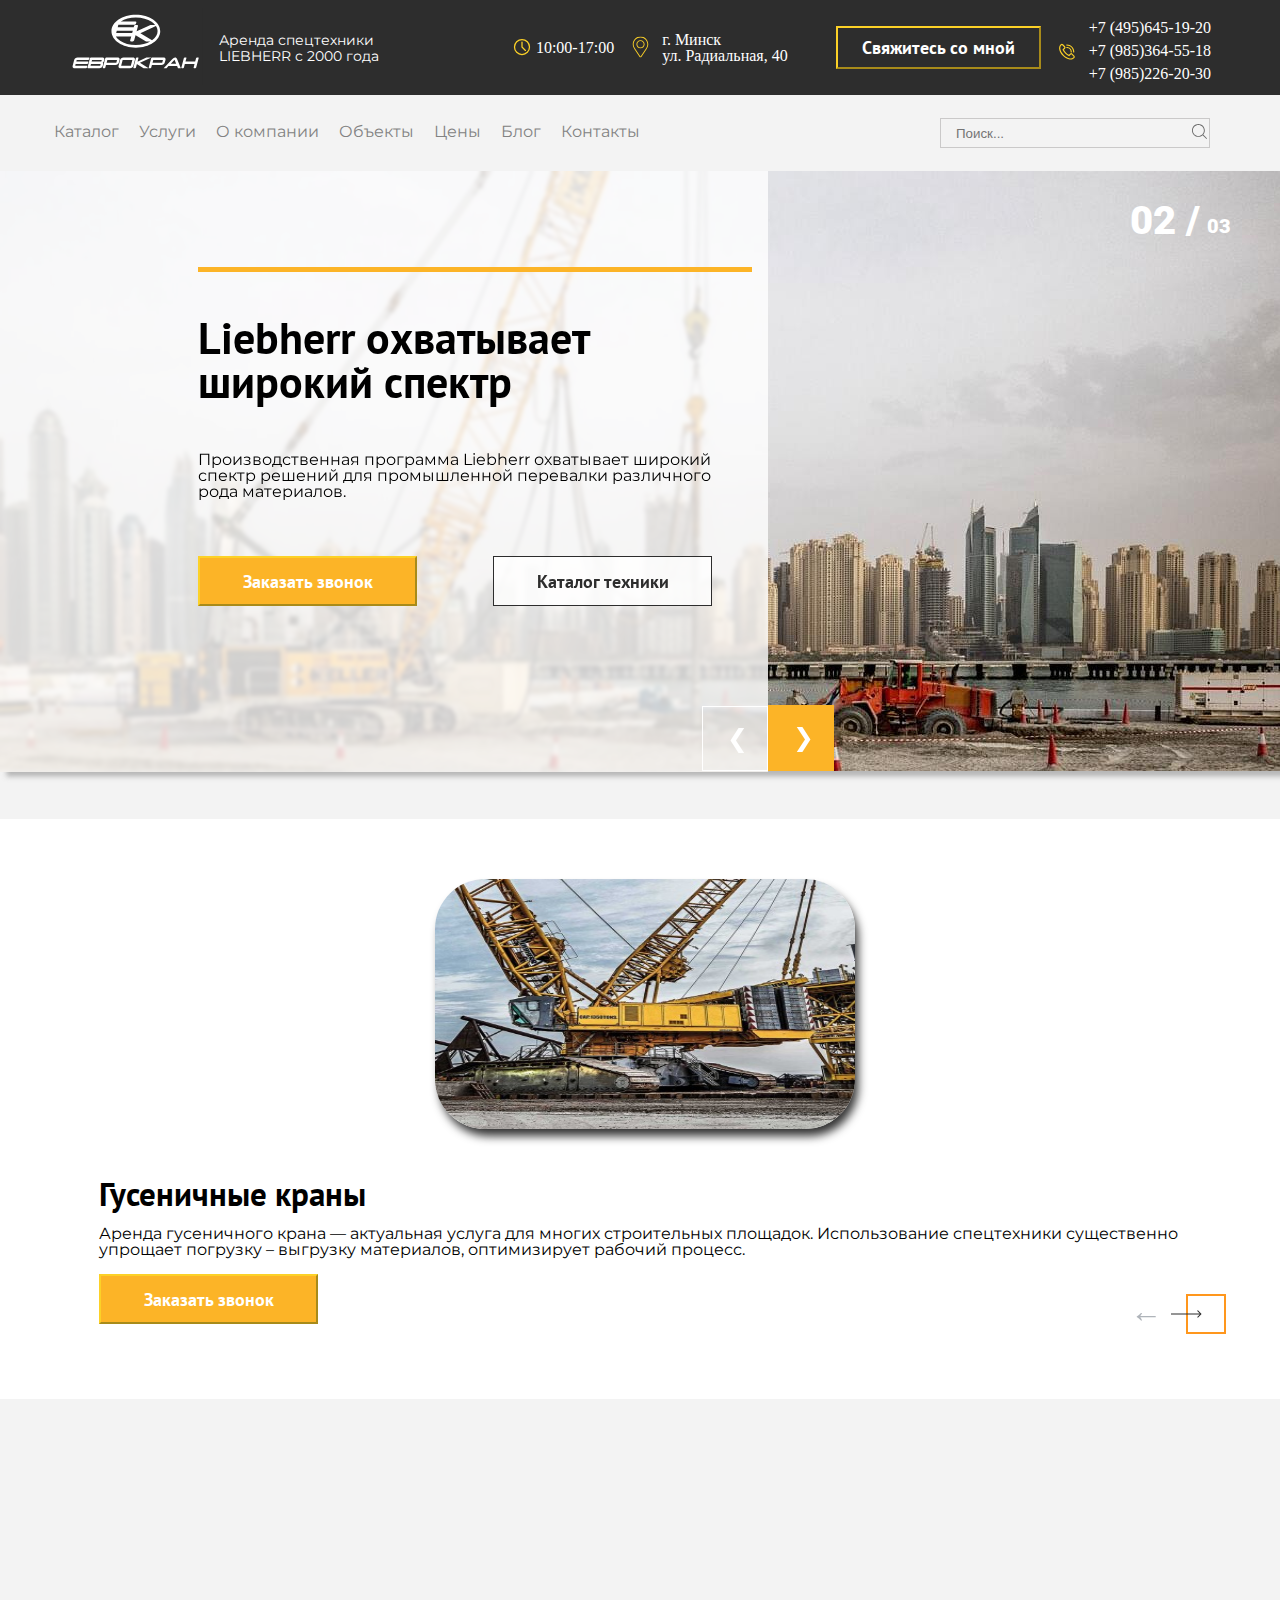
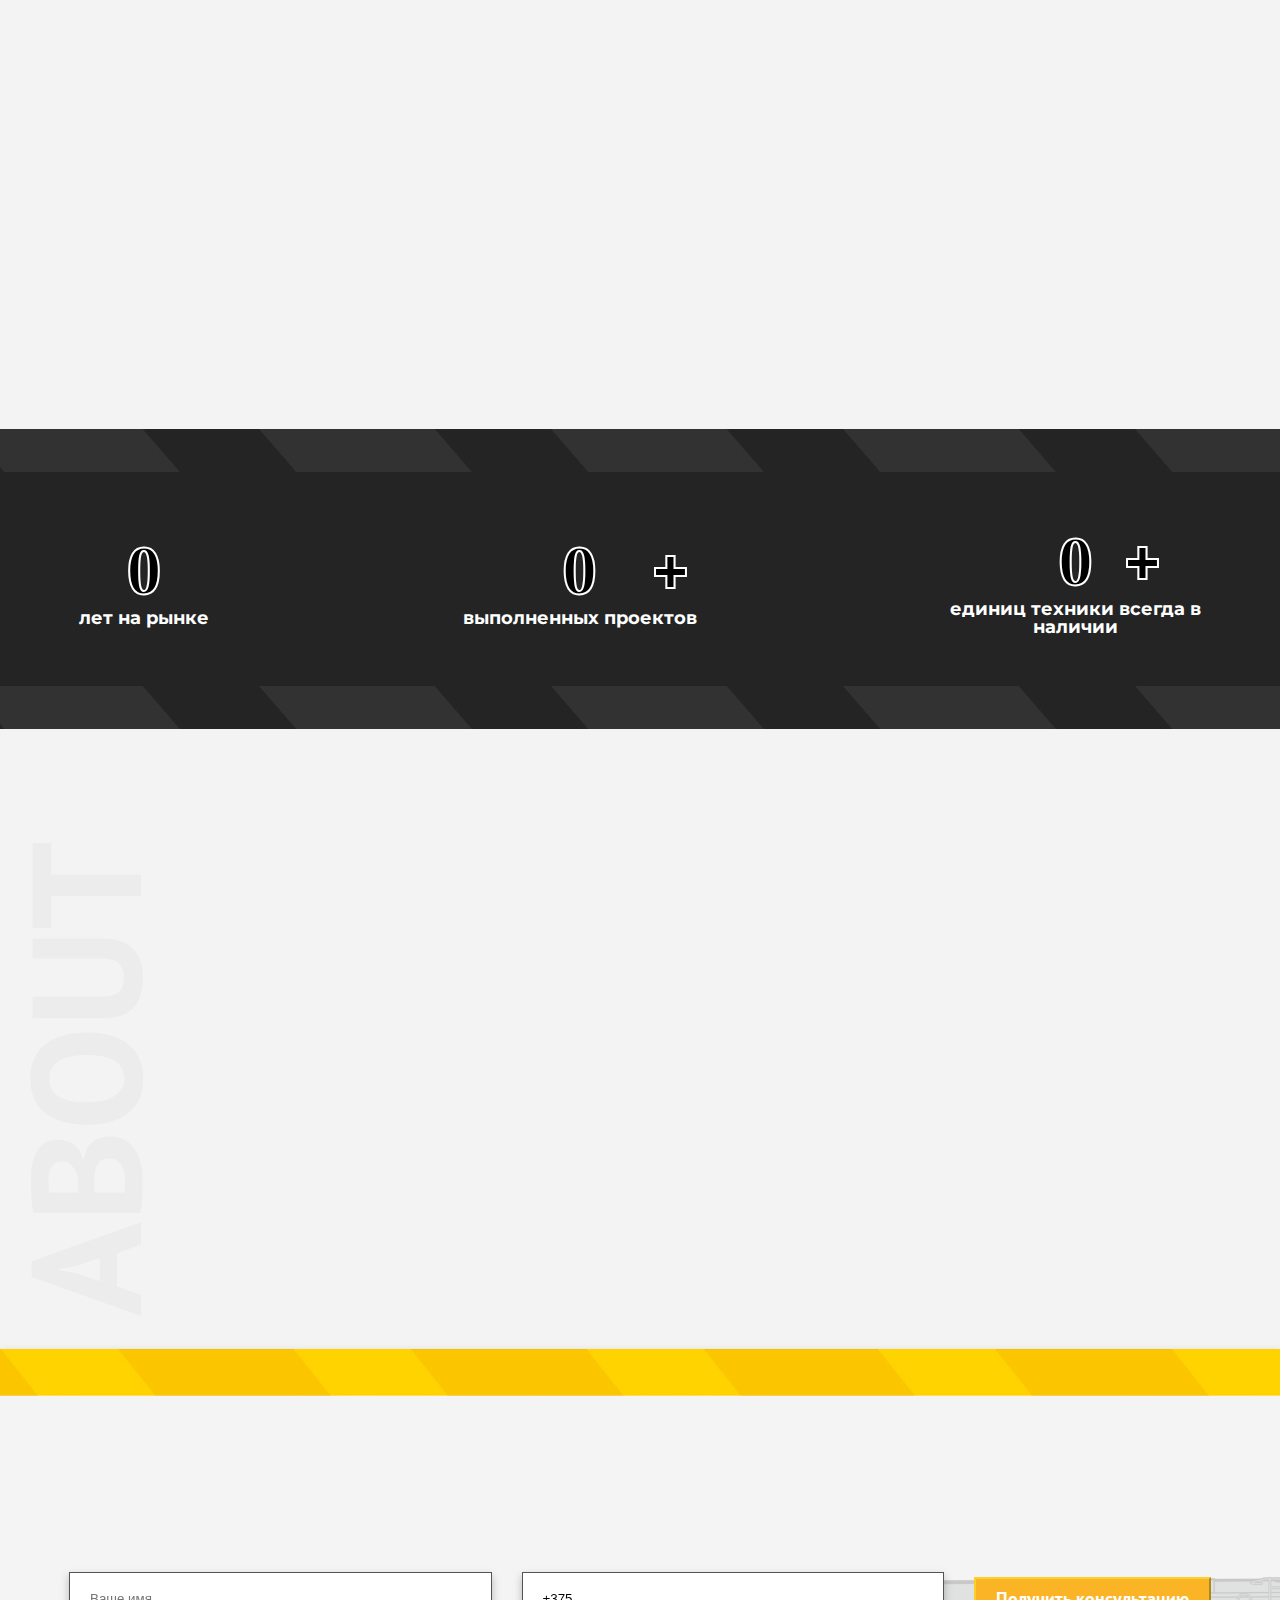
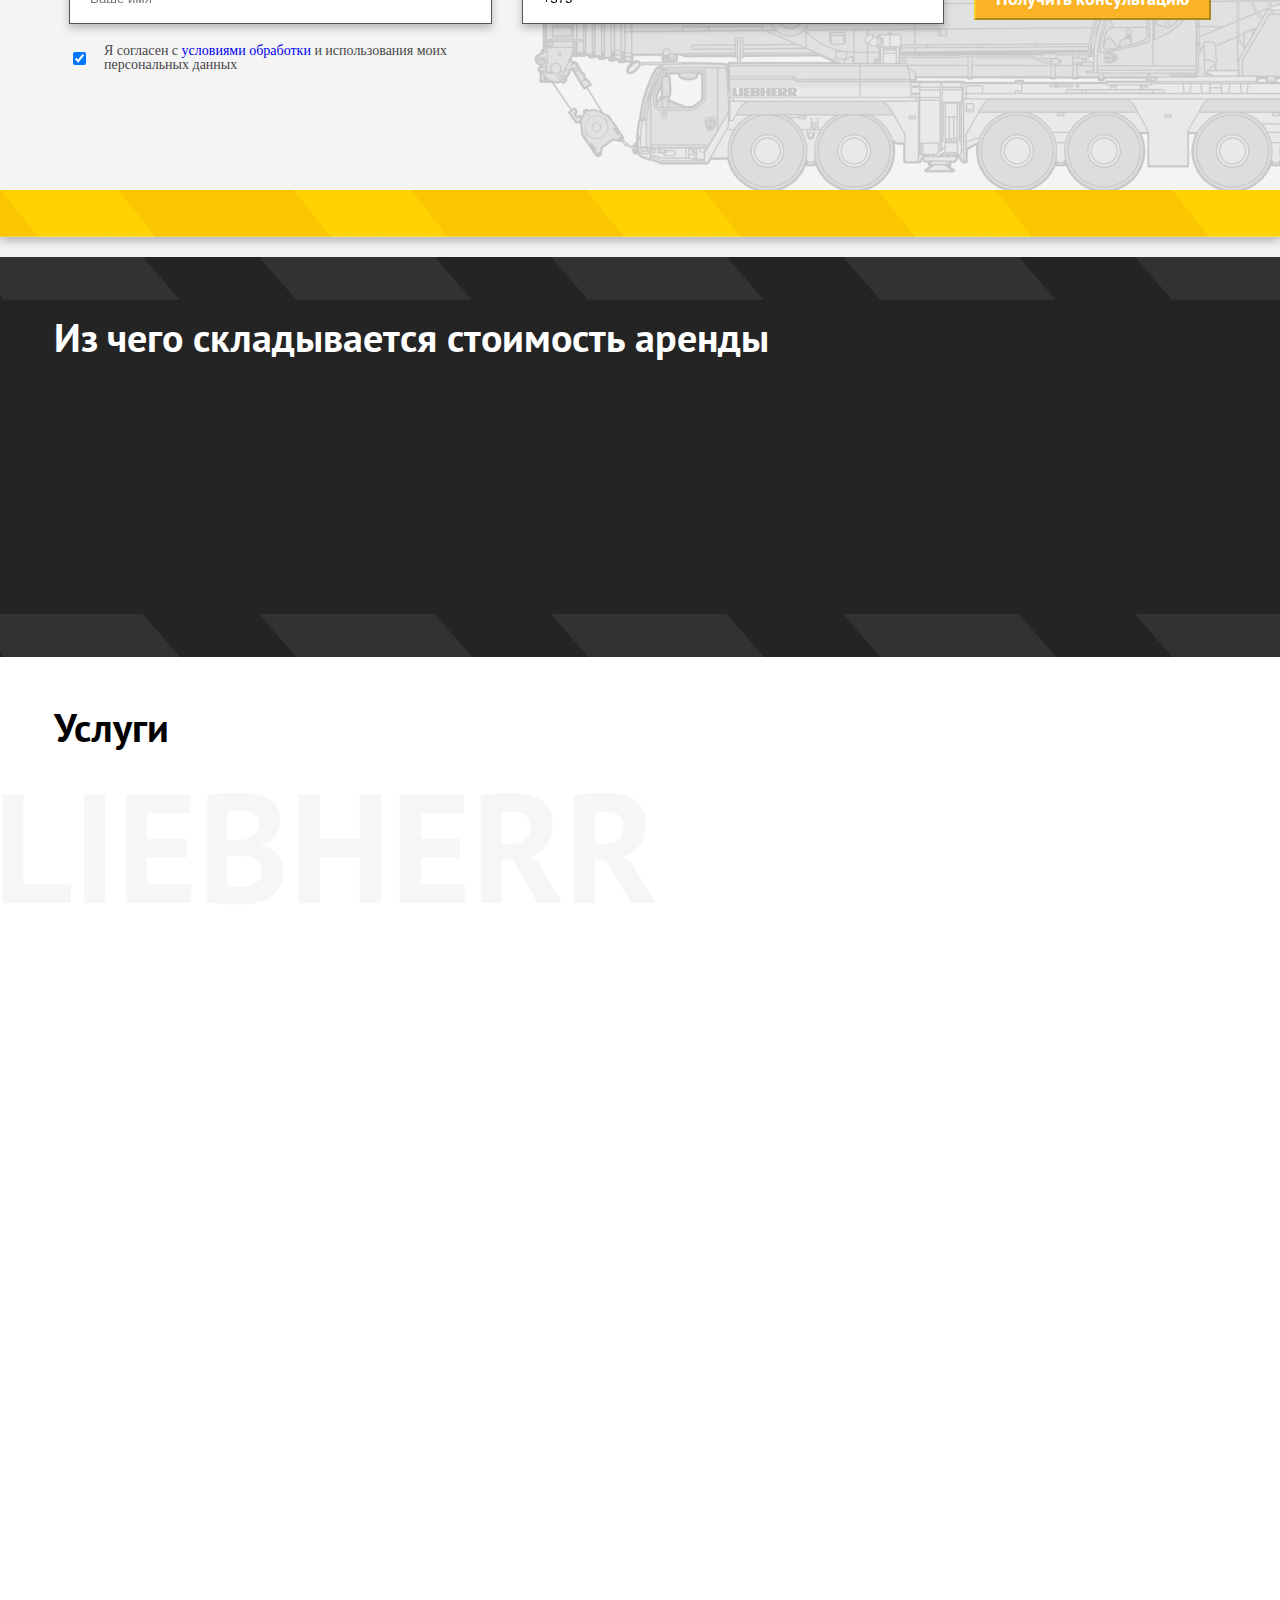
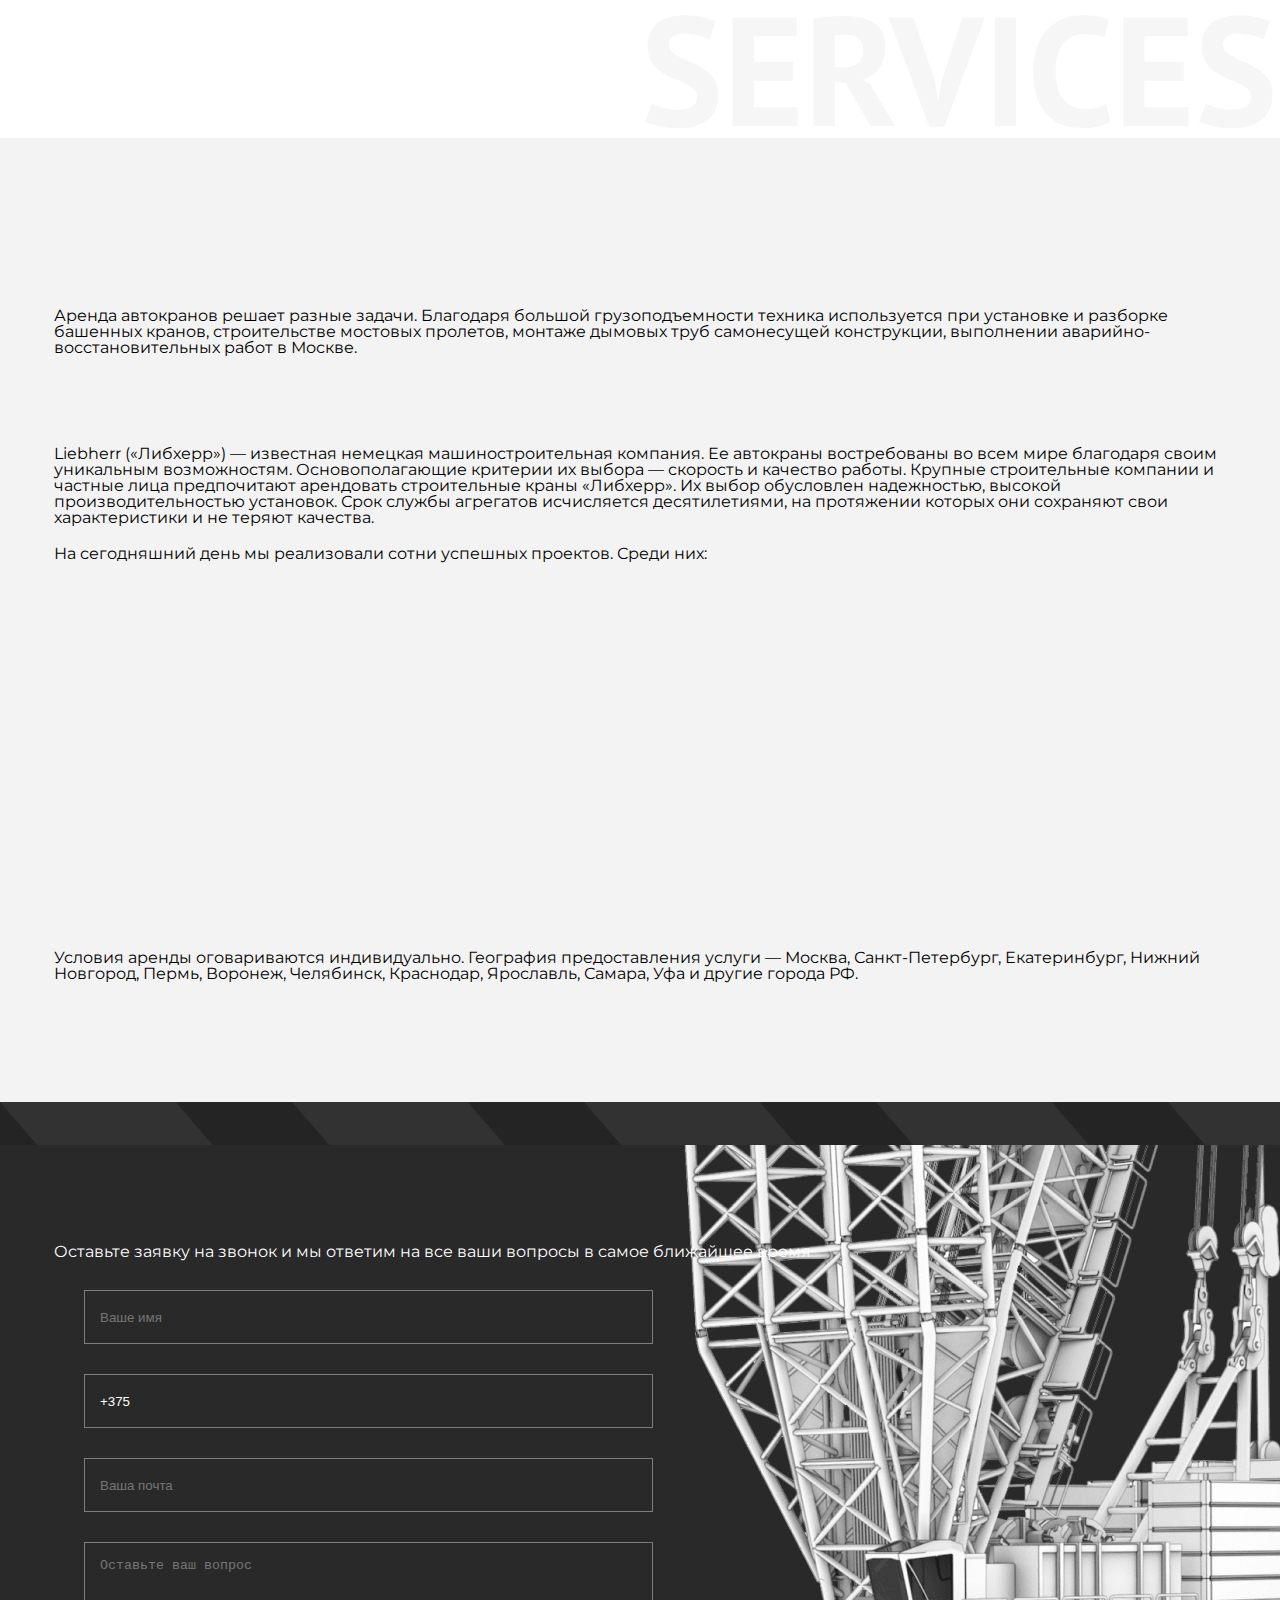
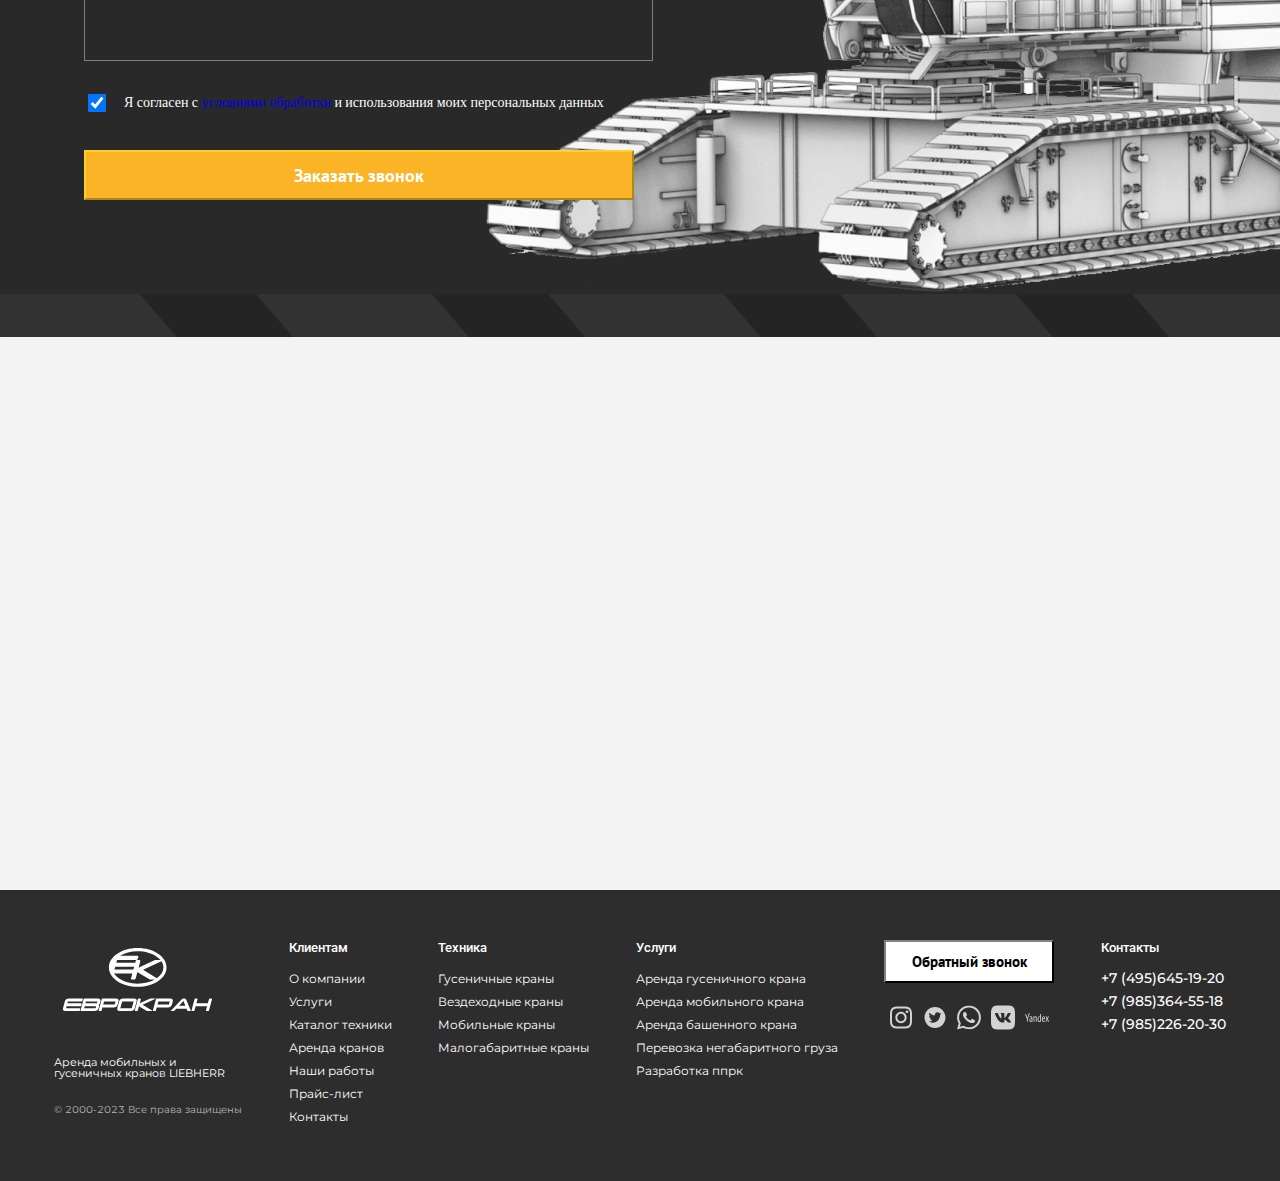
<file: index.html>
<!DOCTYPE html>
    <html lang="ru">
    <head>
        <meta charset="UTF-8">
        <meta name="viewport" content="width=device-width, user-scalable=no, initial-scale=1.0, maximum-scale=1.0, minimum-scale=1.0">
        <meta http-equiv="X-UA-Compatible" content="IE=edge"/>
        <meta http-equiv="cleartype" content="on"/>
        <meta name="HandheldFriendly" content="True"/>
        <meta name="format-detection" content="telephone=no"/>
        <meta name="format-detection" content="address=no"/>
        <meta name="x-rim-auto-match" content="none" forua="true">
        <title>Еврокран</title>
        <link rel="stylesheet" type="text/css" href="css/reset.css">
        <link href="https://unpkg.com/aos@2.3.1/dist/aos.css" rel="stylesheet">
        <link rel="stylesheet" type="text/css" href="css/styles.css">
        <link rel="stylesheet" type="text/css" href="css/header-footer.css">
        <link rel="stylesheet" type="text/css" href="css/index.css">
        <link rel="apple-touch-icon" sizes="144x144" href="images/favicon/apple-touch-icon.png">
        <link rel="icon" type="image/png" sizes="32x32" href="images/favicon/favicon-32x32.png">
        <link rel="icon" type="image/png" sizes="16x16" href="images/favicon/favicon-16x16.png">
        <link rel="mask-icon" href="images/favicon/safari-pinned-tab.svg" color="#47a3bd">
        <meta name="msapplication-TileColor" content="#2d323a">
        <meta name="theme-color" content="#ffffff">
    </head>
    <body>

      
<div class="header">
  <div class="container head">
    <div class="logo">
          <div class="img_logo"><a href="index.html">
            <svg width="133" height="77" viewBox="0 0 133 77" fill="none" xmlns="http://www.w3.org/2000/svg">
            <rect width="132.904" height="77" fill="#2D2D2D"/>
            <path d="M5.64335 56.061L5.20462 57.7026L16.6829 57.6924C17.0911 57.6924 17.2951 57.8453 17.2951 58.1512C17.2951 58.226 17.2815 58.311 17.2543 58.4062L16.9686 59.4258C16.8462 59.9016 16.5333 60.1396 16.0299 60.1396H4.80671C3.31708 60.1396 2.57227 59.5618 2.57227 58.4062C2.57227 58.1071 2.62328 57.7672 2.72531 57.3865L4.0925 52.2882C4.58224 50.4529 5.76579 49.5352 7.64313 49.5352H18.8868C19.2881 49.5352 19.4887 49.6847 19.4887 49.9838C19.4887 50.0586 19.4751 50.1436 19.4479 50.2387L19.1622 51.2686C19.033 51.7444 18.7167 51.9823 18.2134 51.9823H6.72486L6.28614 53.6138H17.7746C18.1828 53.6138 18.3868 53.7667 18.3868 54.0726C18.3868 54.1474 18.3732 54.2324 18.346 54.3275L18.0807 55.3472C17.9515 55.823 17.6318 56.061 17.1217 56.061H5.64335Z" fill="white"/>
            <path d="M22.0599 51.9721L21.611 53.6138H31.2935L31.7425 51.9823L22.0599 51.9721ZM20.9682 56.061L20.5192 57.6924H30.2018L30.6508 56.061H20.9682ZM19.9683 50.2489C20.0907 49.7731 20.4104 49.5352 20.9274 49.5352H32.1404C33.6232 49.5352 34.3646 50.113 34.3646 51.2686C34.3646 51.5677 34.3136 51.9076 34.2116 52.2882L34.0789 52.7981C33.7797 53.8925 33.3307 54.5723 32.7322 54.8374C33.011 55.0005 33.1505 55.3132 33.1505 55.7755C33.1505 56.0813 33.0927 56.4484 32.977 56.8767L32.8342 57.3865C32.3444 59.2219 31.1643 60.1396 29.2938 60.1396H18.0807C17.6726 60.1328 17.4686 59.9764 17.4686 59.6705C17.4686 59.5957 17.4788 59.5142 17.4992 59.4258L19.9683 50.2489Z" fill="white"/>
            <path d="M37.3643 51.9721L36.6399 54.6334H46.3225L47.0469 51.9823L37.3643 51.9721ZM35.2727 50.2489C35.4019 49.7731 35.7182 49.5352 36.2216 49.5352H47.4448C48.9276 49.5352 49.669 50.113 49.669 51.2686C49.669 51.5677 49.618 51.9076 49.516 52.2882L48.9548 54.3275C48.4651 56.1629 47.285 57.0806 45.4144 57.0806H35.9869L35.3543 59.4258C35.2319 59.9016 34.9156 60.1396 34.4054 60.1396H33.3851C32.977 60.1396 32.773 59.9832 32.773 59.6705C32.773 59.6025 32.7832 59.521 32.8036 59.4258L35.2727 50.2489Z" fill="white"/>
            <path d="M52.6687 51.9721L51.1383 57.6924L60.8209 57.7026L62.3615 51.9823L52.6687 51.9721ZM62.7492 49.5352C64.232 49.5352 64.9735 50.113 64.9735 51.2686C64.9735 51.5677 64.9224 51.9076 64.8204 52.2882L63.4532 57.3865C62.9635 59.2219 61.7833 60.1396 59.9128 60.1396H50.7301C49.2473 60.1396 48.5059 59.5618 48.5059 58.4062C48.5059 58.1071 48.5569 57.7672 48.659 57.3865L50.0261 52.2882C50.5159 50.4529 51.6994 49.5352 53.5768 49.5352H62.7492Z" fill="white"/>
            <path d="M66.8202 56.2343L65.9631 59.4258C65.8407 59.9016 65.5244 60.1396 65.0143 60.1396H63.994C63.5859 60.1396 63.3818 59.9832 63.3818 59.6705C63.3818 59.6025 63.392 59.521 63.4124 59.4258L65.8713 50.2591C66.0074 49.7833 66.327 49.5454 66.8304 49.5454H67.8507C68.2588 49.5454 68.4629 49.6983 68.4629 50.0042C68.4629 50.079 68.4493 50.164 68.422 50.2591L67.5752 53.4404C67.5344 53.4744 67.514 53.5016 67.514 53.522V53.5322C67.514 53.539 67.5174 53.5424 67.5242 53.5424C67.5854 53.5424 67.7316 53.4914 67.9629 53.3895L76.4518 49.5352H81.4512L69.9525 54.8374L78.6148 60.1396H73.6153L67.1875 56.2853C67.0106 56.1833 66.8916 56.1323 66.8304 56.1323C66.8168 56.1323 66.8066 56.1391 66.7998 56.1527C66.7998 56.1731 66.8066 56.2003 66.8202 56.2343Z" fill="white"/>
            <path d="M83.2775 51.9721L82.5531 54.6334H92.2357L92.9601 51.9823L83.2775 51.9721ZM81.1859 50.2489C81.3152 49.7731 81.6314 49.5352 82.1348 49.5352H93.358C94.8409 49.5352 95.5823 50.113 95.5823 51.2686C95.5823 51.5677 95.5313 51.9076 95.4292 52.2882L94.8681 54.3275C94.3783 56.1629 93.1982 57.0806 91.3277 57.0806H81.9001L81.2675 59.4258C81.1451 59.9016 80.8288 60.1396 80.3187 60.1396H79.2984C78.8903 60.1396 78.6862 59.9832 78.6862 59.6705C78.6862 59.6025 78.6964 59.521 78.7168 59.4258L81.1859 50.2489Z" fill="white"/>
            <path d="M98.4595 58.1003L96.5414 60.1396H93.6641L102.143 51.1768C103.156 50.0824 104.139 49.5352 105.091 49.5352C106.044 49.5352 106.741 50.0824 107.183 51.1768L110.846 60.1396H107.969L107.132 58.1003H98.4595ZM106.132 55.6531L104.52 51.6968L100.786 55.6531H106.132Z" fill="white"/>
            <path d="M114.835 56.061L113.927 59.4258C113.805 59.9016 113.488 60.1396 112.978 60.1396H111.958C111.55 60.1396 111.346 59.9832 111.346 59.6705C111.346 59.6025 111.356 59.521 111.376 59.4258L113.886 50.045H113.897C113.985 49.7051 114.284 49.5352 114.794 49.5352H115.815C116.223 49.5352 116.427 49.6915 116.427 50.0042C116.427 50.0722 116.417 50.1538 116.396 50.2489L115.488 53.6138H125.181L126.14 50.045H126.15C126.239 49.7051 126.538 49.5352 127.048 49.5352H128.068C128.477 49.5352 128.681 49.6915 128.681 50.0042C128.681 50.0722 128.67 50.1538 128.65 50.2489L126.181 59.4258C126.058 59.9016 125.742 60.1396 125.232 60.1396H124.212C123.804 60.1396 123.6 59.9832 123.6 59.6705C123.6 59.6025 123.61 59.521 123.63 59.4258L124.538 56.061H114.835Z" fill="white"/>
            <path fill-rule="evenodd" clip-rule="evenodd" d="M90.2325 23.2463C90.2325 32.2966 79.318 39.6332 65.8543 39.6332C52.3906 39.6332 41.4761 32.2966 41.4761 23.2463C41.4761 14.1961 52.3906 6.85938 65.8543 6.85938C79.318 6.85938 90.2325 14.1961 90.2325 23.2463ZM80.2718 33.4547H76.0685L66.0696 27.4601C65.7945 27.3015 65.6093 27.2222 65.5141 27.2222C65.4929 27.2222 65.4771 27.2328 65.4665 27.2539C65.4665 27.2857 65.4771 27.3279 65.4982 27.3808L64.165 32.3446C63.9746 33.0847 63.4826 33.4547 62.689 33.4547H61.1019C60.467 33.4547 60.1496 33.2115 60.1496 32.7252C60.1496 32.6195 60.1655 32.4926 60.1972 32.3446L61.2538 28.4064H45.769C46.7663 29.9273 48.2151 31.3612 50.1007 32.6288C54.0173 35.2614 59.5791 36.9759 65.8543 36.9759C71.4465 36.9759 76.4722 35.6143 80.2718 33.4547ZM50.8026 13.4128C54.6684 11.037 59.9451 9.51671 65.8543 9.51671C72.1295 9.51671 77.6913 11.2312 81.6079 13.8638C83.0215 14.8141 84.1896 15.8578 85.1061 16.9616H80.4807L67.2758 22.9562C66.916 23.1148 66.6886 23.1941 66.5933 23.1941C66.5827 23.1941 66.5775 23.1888 66.5775 23.1783V23.1624C66.5775 23.1307 66.6092 23.0884 66.6727 23.0355L67.99 18.0876C68.0323 17.9396 68.0535 17.8074 68.0535 17.6911C68.0535 17.2154 67.7361 16.9775 67.1012 16.9775H65.5141C64.7311 16.9775 64.2338 17.3475 64.0222 18.0876L63.7292 19.1796H47.7086L48.329 16.8728H64.5754C65.2872 16.8728 65.7345 16.5364 65.9172 15.8637L66.3212 14.4075C66.3597 14.273 66.3789 14.1528 66.3789 14.0471C66.3789 13.6242 66.0952 13.4128 65.5276 13.4128H50.8026ZM85.9114 18.0433L70.3707 25.2082L82.025 32.3406C85.6845 29.7427 87.5731 26.4964 87.5731 23.2463C87.5731 21.4761 87.0128 19.7071 85.9114 18.0433ZM46.7996 22.6396L46.1792 24.9608L62.182 24.9466L62.8009 22.6396H46.7996Z" fill="white"/>
            </svg></a>
          </div>
          <div class="text"><nobr>Аренда спецтехники <br> LIEBHERR c 2000 года</nobr></div>
    </div>

    <div class="information">
        <div class="time bl1"><div class="icon"><a href="/pages/404.html">
          <svg viewBox="0 0 32 32" xmlns="http://www.w3.org/2000/svg"><defs><style>.cls-1{fill: none;}</style></defs><title/><g data-name="Layer 2" id="Layer_2"><path d="M16,29A13,13,0,1,1,29,16,13,13,0,0,1,16,29ZM16,5A11,11,0,1,0,27,16,11,11,0,0,0,16,5Z"/><path d="M21.5,22.5a1,1,0,0,1-.71-.29l-5.5-5.5A1,1,0,0,1,15,16V8a1,1,0,0,1,2,0v7.59l5.21,5.2a1,1,0,0,1,0,1.42A1,1,0,0,1,21.5,22.5Z"/></g>
            <g id="frame"><rect class="cls-1" height="21" width="21"/></g>
          </svg></div>10:00-17:00</div></a>

        <div class="location bl1"><div class="icon"><a href="#map">
          <svg width="21" height="22" viewBox="0 0 21 22" fill="none" xmlns="http://www.w3.org/2000/svg">
            <g clip-path="url(#clip0_3_8257)">
            <path d="M10.4997 0.5C6.22211 0.5 2.74219 3.97992 2.74219 8.2575C2.74219 9.66571 3.37374 11.1802 3.40021 11.2441C3.60418 11.7283 4.00666 12.4803 4.29688 12.9211L9.61579 20.9802C9.83345 21.3106 10.1556 21.5 10.4997 21.5C10.8438 21.5 11.1659 21.3106 11.3836 20.9807L16.7029 12.9211C16.9936 12.4803 17.3956 11.7283 17.5996 11.2441C17.6261 11.1807 18.2572 9.66617 18.2572 8.2575C18.2572 3.97992 14.7773 0.5 10.4997 0.5ZM16.7582 10.89C16.5761 11.324 16.2014 12.0235 15.9409 12.4187L10.6215 20.4783C10.5166 20.6375 10.4833 20.6375 10.3783 20.4783L5.05894 12.4187C4.79838 12.0235 4.42374 11.3235 4.24167 10.8896C4.23391 10.8709 3.65483 9.47679 3.65483 8.2575C3.65483 4.48325 6.72543 1.41265 10.4997 1.41265C14.2739 1.41265 17.3445 4.48325 17.3445 8.2575C17.3445 9.47862 16.7641 10.8763 16.7582 10.89Z" fill="#FCD127"/>
            <path d="M10.4995 4.15137C8.23476 4.15137 6.39258 5.994 6.39258 8.25828C6.39258 10.5226 8.23476 12.3652 10.4995 12.3652C12.7642 12.3652 14.6064 10.5226 14.6064 8.25828C14.6064 5.994 12.7642 4.15137 10.4995 4.15137ZM10.4995 11.4525C8.73854 11.4525 7.30523 10.0197 7.30523 8.25828C7.30523 6.49687 8.73854 5.06401 10.4995 5.06401C12.2604 5.06401 13.6938 6.49687 13.6938 8.25828C13.6938 10.0197 12.2604 11.4525 10.4995 11.4525Z" fill="#FCD127"/>
            </g>
            <defs>
            <clipPath id="clip0_3_8257">
            <rect width="21" height="21" fill="white" transform="translate(0 0.5)"/>
            </clipPath>
            </defs>
          </svg></div><nobr> г. Минск <br>
              ул. Радиальная, 40</nobr>
        </div></a>

        
        <div class="button"><button id="submit-at" class="form-at-btn"> <h4>Свяжитесь со мной</h4></button></div>

        <div class="number bl1"><div class="icon"><svg viewBox="0 0 512 512" xmlns="http://www.w3.org/2000/svg"><title/><g data-name="1" id="_1"><path d="M348.73,450.06a198.63,198.63,0,0,1-46.4-5.85c-52.43-12.65-106.42-44.74-152-90.36s-77.71-99.62-90.36-152C46.65,146.75,56.15,99.61,86.69,69.07l8.72-8.72a42.2,42.2,0,0,1,59.62,0l50.11,50.1a42.18,42.18,0,0,1,0,59.62l-29.6,29.59c14.19,24.9,33.49,49.82,56.3,72.63s47.75,42.12,72.64,56.31L334.07,299a42.15,42.15,0,0,1,59.62,0l50.1,50.1a42.16,42.16,0,0,1,0,59.61l-8.73,8.72C413.53,439,383.73,450.06,348.73,450.06ZM125.22,78a12,12,0,0,0-8.59,3.56l-8.73,8.72c-22.87,22.87-29.55,60-18.81,104.49,11.37,47.13,40.64,96.1,82.41,137.86s90.73,71,137.87,82.41c44.5,10.74,81.61,4.06,104.48-18.81l8.72-8.72a12.16,12.16,0,0,0,0-17.19l-50.09-50.1a12.16,12.16,0,0,0-17.19,0l-37.51,37.51a15,15,0,0,1-17.5,2.72c-30.75-15.9-61.75-39.05-89.65-66.95s-51-58.88-66.94-89.63a15,15,0,0,1,2.71-17.5l37.52-37.51a12.16,12.16,0,0,0,0-17.19l-50.1-50.11A12.07,12.07,0,0,0,125.22,78Z"/><path d="M364.75,269.73a15,15,0,0,1-15-15,99.37,99.37,0,0,0-99.25-99.26,15,15,0,0,1,0-30c71.27,0,129.25,58,129.25,129.26A15,15,0,0,1,364.75,269.73Z"/><path d="M428.15,269.73a15,15,0,0,1-15-15c0-89.69-73-162.66-162.65-162.66a15,15,0,0,1,0-30c106.23,0,192.65,86.43,192.65,192.66A15,15,0,0,1,428.15,269.73Z"/></g></svg> </div>
            <ul>
                <li><a href="tel:+74956451920">+7 (495)645-19-20</a></li>
                <li><a href="tel:+79853645518">+7 (985)364-55-18</a></li>
                <li><a href="tel:+79852262030">+7 (985)226-20-30</a></li>
            </ul>
        </div>
    </div>
  </div>
</div>



<div class="nav">
  <div class="container">
    <nav id="nav" class="nav">
      <ul class="nav-list">
        <li class="nav-items drop"><a href="pages/catalog.html" class="nav-link">Каталог</a></li>
        <li class="nav-items"><a href="pages/404.html" class="nav-link">Услуги</a></li>
        <li class="nav-items"><a href="pages/404.html" class="nav-link">О компании</a></li>
        <li class="nav-items"><a href="pages/404.html" class="nav-link">Объекты</a></li>
        <li class="nav-items"><a href="pages/404.html" class="nav-link">Цены</a></li>
        <li class="nav-items"><a href="pages/404.html" class="nav-link">Блог</a></li>
        <li class="nav-items"><a href="pages/404.html" class="nav-link">Контакты</a></li>
      </ul>
      <button id="nav-btn" class="nav-button">
        <img id="nav-btn-img" src="images/icons/menu.svg" alt="Nav button">
      </button>
    </nav>




    <div class="search">
      <div class="d7">
        <form method="get" action="https://fe.it-academy.by/TestForm.php">
          <input type="search" name="search" placeholder="Поиск..." required>
          <button class="search" type="submit"></button>
        </form>
      </div>
    </div>
  </div>
</div>


<div id="slideshow-container" class="slideshow-container">
  <!-- Full-width images with number and caption text -->
  <div class="mySlides fade">
    <div class="numbertext">01 /<span>03</span></div>
    <div class="bk numb1">
      <div class="background">
        <div class="information">
          <h1>Аренда спецтехники Liebherr для любых задач</h1>
          <h6>Мобильные, гусеничные и башенные краны <br>
            LIEBHERR в аренду для любых задач и грузов.<br>
            Работаем по всей России
          </h6>
          <a href="#calling"><button class="form-at-btn one">
              <h4>Заказать звонок</h4>
            </button></a> <br>
          <a href="pages/catalog.html"><button class="form-at-btn two">
              <h4>Каталог техники</h4>
            </button></a>
        </div>
      </div>
    </div>
  </div>

  <div class="mySlides fade">
    <div class="numbertext">02 /<span>03</span></div>
    <div class="bk numb2">
      <div class="background">
        <div class="information">
          <h1>Liebherr охватывает широкий спектр</h1>
          <h6>Производственная программа Liebherr охватывает широкий спектр решений для промышленной перевалки
            различного рода материалов.
          </h6>
          <a href="#calling"><button class="form-at-btn one">
              <h4>Заказать звонок</h4>
            </button></a> <br>
          <a href="pages/catalog.html"><button class="form-at-btn two">
              <h4>Каталог техники</h4>
            </button></a>
        </div>
      </div>
    </div>
  </div>

  <div class="mySlides fade">
    <div class="numbertext">03 /<span>03</span></div>
    <div class="bk numb3">
      <div class="background">
        <div class="information">
          <h1>Для сложных задач в любой точке мира</h1>
          <h6>Liebherr представляет три новых колесных погрузчика,
            еще более мощных колесных погрузчика &#8212; L 550, L 566 и L 580.
          </h6>
          <a href="#calling"><button class="form-at-btn one">
              <h4>Заказать звонок</h4>
            </button></a> <br>
          <a href="pages/catalog.html"><button class="form-at-btn two">
              <h4>Каталог техники</h4>
            </button></a>
        </div>
      </div>
    </div>
  </div>

  <!-- Next and previous buttons -->
  <a class="prev" onclick="plusSlides(-1)"><span> &#10094;</span></a>
  <a class="next" onclick="plusSlides(1)"><span>&#10095;</span></a>
</div>


<div id="myModal" class="modal">
  <div class="modal-content">
    <span class="close">&times;</span>
    <div class="text">
      <h3>Арендовать спецтехнику</h3>
      <h6>Оставьте заявку на звонок и мы ответим на все ваши вопросы в самое ближайшее время</h6>
      <form action="https://fe.it-academy.by/TestForm.php" method="post">

        <div class="info">
          <input type="text" name="user_name" pattern="^[А-Яа-яЁё\s]+$" placeholder="Ваше имя" value="" required>
          <input type="tel" name="user_telephone" name="user_phone" pattern="[0-9-+]{5,15}" placeholder="Ваш телефон*"
            value="+375" required>
          <input type="email" name="user_email" pattern="[a-z0-9._%+-]+@[a-z0-9.-]+\.[a-z]{2,4}$" placeholder="Ваша почта">
        </div>
        <div class="checkbox">
          <input type="checkbox" name="checkbox" checked="checked" required><span>Я согласен <a
              href="https://www.w3docs.com/privacy-policy" target="_blank">с условиями обработки</a> и использования моих персональных
            данных</span>
        </div>
        <button type="submit" href="index.html">Оставить заявку</button>
      </form>
    </div>
  </div>
</div>


<div class="slider-mashine">
    <div class="container">
      <h2 data-aos="fade-right"><span>Спецтехника</span> в аренду</h2>
      <div class="testimonials">
        <div class="scroller">
          <div class="item">
            <img src="images/machines/Crawler_cranes.jpg" alt="Crawler_cranes">
            <div class="card">
              <h3>Гусеничные краны</h3>
              <h6>Аренда гусеничного крана &#8212; актуальная услуга для многих строительных площадок.
                Использование спецтехники существенно упрощает погрузку &#8211; выгрузку материалов,
                оптимизирует рабочий процесс.</h6>
              <a href="#calling"><button  class="form-at-btn one">
                  <h4>Заказать звонок</h4>
                </button></a> <br>
            </div>
          </div>
          <div class="item">
            <img src="images/machines/All_Terrain_Cranes.jpg" alt="All_Terrain_Cranes">
            <div class="card">
              <h3>Вездеходные краны</h3>
              <h6>Аренда Вездеходного крана &#8212; актуальная услуга для многих строительных площадок.
                Использование спецтехники существенно упрощает погрузку &#8211; выгрузку материалов,
                оптимизирует рабочий процесс.</h6>
              <a href="#calling"><button  class="form-at-btn one">
                  <h4>Заказать звонок</h4>
                </button></a> <br>
            </div>
          </div>
  
          <div class="item">
            <img src="images/machines/mobile_cranes.jpg" alt="mobile_cranes">
            <div class="card">
              <h3>Мобильные краны</h3>
              <h6>Аренда Мобильного крана &#8212; актуальная услуга для многих строительных площадок.
                Использование спецтехники существенно упрощает погрузку &#8211; выгрузку материалов,
                оптимизирует рабочий процесс.</h6>
              <a href="#calling"><button class="form-at-btn one">
                  <h4>Заказать звонок</h4>
                </button></a> <br>
            </div>
          </div>
          <div class="item">
            <img src="images/machines/small_cranes.jpg" alt="small_cranes">
            <div class="card">
              <h3>Малогабаритные краны</h3>
              <h6>Аренда Малогабаритного краны крана &#8212; актуальная услуга для многих строительных площадок.
                Использование спецтехники существенно упрощает погрузку &#8211; выгрузку материалов,
                оптимизирует рабочий процесс.</h6>
              <a href="#calling"><button class="form-at-btn one">
                  <h4>Заказать звонок</h4>
                </button></a> <br>
            </div>
          </div>
        </div>
        <span class="btn prev"> &#8592;</span>
        <span class="btn next"><svg width="55" height="40" viewBox="0 0 55 40" fill="none"
            xmlns="http://www.w3.org/2000/svg">
            <rect x="16" y="1" width="38" height="38" stroke="#FF971D" stroke-width="2" />
            <path
              d="M30.3536 20.3536C30.5488 20.1583 30.5488 19.8417 30.3536 19.6464L27.1716 16.4645C26.9763 16.2692 26.6597 16.2692 26.4645 16.4645C26.2692 16.6597 26.2692 16.9763 26.4645 17.1716L29.2929 20L26.4645 22.8284C26.2692 23.0237 26.2692 23.3403 26.4645 23.5355C26.6597 23.7308 26.9763 23.7308 27.1716 23.5355L30.3536 20.3536ZM4.37114e-08 20.5L30 20.5L30 19.5L-4.37114e-08 19.5L4.37114e-08 20.5Z"
              fill="#2D2D2D" />
          </svg></span>
      </div>
    </div>
</div>


<div class="reliable">
    <div class="container">
      <div class="g-title">
        <h2 data-aos="fade-right" data-aos-offset="300" data-aos-easing="ease-in-sine">С нами надежно</h2>
      </div>
      <div class="row">
        <div data-aos="fade-right" data-aos-offset="300" data-aos-easing="ease-in-sine" class="reliable__text">
          <p><h6>Компания Еврокран успешно работает на территории РФ с 2000 года.</h6></p>
          <p><h6>В нашем автопарке гусеничные и мобильные краны известного немецкого бренда. </h6></p>
          <p><h6>Среди них есть модели любой грузоподъемности, для погрузочных, монтажных, транспортировочных и других работ.</h6></p>
          <p><h6>Обращение в компанию гарантирует комплексный подход к решению поставленных задач. Получить больше информации
            можно у менеджеров Компании Еврокран.</h6></p>
          <div class="reliable__btn">
            <button id="submit-ato"  class="form-at-btn one">
              <h4>Заказать звонок</h4>
            </button>
          </div>
        </div>
        <div class="reliable__row">
          <div data-aos="flip-left" class="reliable__item">
            <i class="icon">
              <svg width="75" height="75" viewBox="0 0 75 75" fill="none" xmlns="http://www.w3.org/2000/svg">
                <circle cx="49" cy="26" r="26" fill="#FFEFC7"></circle>
                <g clip-path="url(#clip0)">
                  <path
                    d="M35 74.9264C15.7004 74.9264 0 59.4668 0 40.4632C0 21.4596 15.7004 6 35 6C54.2996 6 70 21.4596 70 40.4632C70 59.4668 54.2996 74.9264 35 74.9264ZM35 8.87193C17.3104 8.87193 2.91667 23.0449 2.91667 40.4632C2.91667 57.8815 17.3104 72.0545 35 72.0545C52.6896 72.0545 67.0833 57.8815 67.0833 40.4632C67.0833 23.0449 52.6896 8.87193 35 8.87193Z"
                    fill="#2D2D2D"></path>
                  <path
                    d="M51.0419 57.6949C50.6686 57.6949 50.2953 57.5541 50.0094 57.2756L33.9678 41.4799C33.6965 41.21 33.5419 40.8452 33.5419 40.4633V18.9238C33.5419 18.1311 34.1953 17.4878 35.0003 17.4878C35.8053 17.4878 36.4586 18.1311 36.4586 18.9238V39.8688L52.0744 55.2451C52.6432 55.8051 52.6432 56.7155 52.0744 57.2756C51.7886 57.5541 51.4153 57.6949 51.0419 57.6949Z"
                    fill="#2D2D2D"></path>
                </g>
                <defs>
                  <clipPath id="clip0">
                    <rect width="70" height="68.9264" fill="white" transform="translate(0 6)"></rect>
                  </clipPath>
                </defs>
              </svg></i>
            <p>Поставка техники <br> точно в срок</p>
          </div>
          <div data-aos="flip-right" class="reliable__item">
            <i class="icon">
              <svg width="80" height="75" viewBox="0 0 80 75" fill="none" xmlns="http://www.w3.org/2000/svg">
                <circle cx="54" cy="26" r="26" fill="#FFEFC7"></circle>
                <g clip-path="url(#clip0)">
                  <path
                    d="M0.221389 11.4213L4.88983 19.5906C5.0473 19.8666 5.31087 20.0664 5.61909 20.1437L9.97451 21.2325L24.9127 36.1707L26.5632 34.5206L11.3913 19.3491C11.242 19.1993 11.0547 19.0932 10.8497 19.0418L6.66474 17.9919L2.69004 11.0324L6.09775 7.62471L13.0601 11.6033L14.1105 15.7882C14.1614 15.9937 14.268 16.1814 14.4173 16.3308L29.5893 31.5027L31.2394 29.8521L16.3012 14.914L15.2123 10.561C15.1351 10.2523 14.9353 9.98822 14.6593 9.83027L6.48951 5.16231C6.0339 4.90306 5.46066 4.97987 5.08907 5.35002L0.421108 10.0185C0.0456741 10.3877 -0.035942 10.9619 0.221389 11.4213Z"
                    fill="#2D2D2D"></path>
                  <path d="M48.7422 28.0009L23.0672 53.6763L21.4166 52.0258L47.0921 26.3508L48.7422 28.0009Z"
                    fill="#2D2D2D"></path>
                  <path
                    d="M18.5734 54.5846C18.3622 54.2332 17.9829 54.0186 17.5729 54.0186H10.5707C10.1612 54.0186 9.78148 54.2332 9.57071 54.5846L6.06939 60.4197C5.84711 60.7894 5.84711 61.2517 6.06939 61.6218L9.57071 67.4569C9.78148 67.8079 10.1612 68.023 10.5707 68.023H17.5729C17.9829 68.023 18.3622 67.8079 18.5734 67.4569L22.0743 61.6218C22.2966 61.2517 22.2966 60.7894 22.0743 60.4197L18.5734 54.5846ZM16.9128 65.6887H11.2314L8.43049 61.0208L11.2314 56.3523H16.9128L19.7137 61.0208L16.9128 65.6887Z"
                    fill="#2D2D2D"></path>
                  <path
                    d="M56.0856 33.0115C63.7935 33.0374 70.0635 26.8097 70.0895 19.1018C70.0933 17.9284 69.9493 16.7599 69.6607 15.6225C69.5052 14.997 68.8719 14.6163 68.2464 14.7718C68.0409 14.8232 67.8537 14.9293 67.7039 15.0786L60.4391 22.3386L54.6751 20.4177L52.7528 14.6551L60.0176 7.38892C60.4732 6.93283 60.4727 6.19397 60.0166 5.73836C59.8663 5.58809 59.6772 5.48151 59.4702 5.43062C51.9952 3.53761 44.4015 8.06249 42.5085 15.5371C42.2209 16.6711 42.0774 17.8367 42.0812 19.0067C42.0841 19.9256 42.1787 20.8416 42.365 21.7413L16.8062 47.2996C15.9065 47.1138 14.9904 47.0192 14.072 47.0159C6.33721 47.0159 0.0671692 53.2859 0.0671692 61.0207C0.0671692 68.755 6.33721 75.025 14.072 75.025C21.8063 75.025 28.0764 68.755 28.0764 61.0207C28.0735 60.1018 27.9784 59.1858 27.7926 58.2861L33.9114 52.1673L36.5875 54.8433C37.0436 55.2989 37.782 55.2989 38.2381 54.8433L38.8214 54.2595C39.3332 53.7511 40.1604 53.7511 40.6721 54.2595C41.1834 54.7694 41.1844 55.5971 40.6745 56.1084C40.6741 56.1088 40.6731 56.1098 40.6721 56.1108L40.0888 56.6941C39.6332 57.1497 39.6332 57.8885 40.0888 58.3442L54.0106 72.2659C57.6723 75.9612 63.636 75.9881 67.3313 72.3264C71.0261 68.6647 71.053 62.7005 67.3913 59.0057C67.3717 58.9856 67.3515 58.9654 67.3313 58.9452L53.4095 45.0239C52.9539 44.5683 52.2151 44.5683 51.7594 45.0239L51.1761 45.6073C50.6639 46.1162 49.8371 46.1162 49.3249 45.6073C48.8141 45.0974 48.8126 44.2697 49.3225 43.7589C49.3234 43.7579 49.3244 43.7575 49.3249 43.7565L49.9087 43.1727C50.3643 42.7171 50.3643 41.9782 49.9087 41.5226L47.2326 38.8466L53.3514 32.7278C54.2511 32.9136 55.1672 33.0086 56.0856 33.0115ZM60.671 72.6913C59.8231 72.6898 58.9825 72.5367 58.1889 72.2385L67.3035 63.1235C68.6789 66.7823 66.8282 70.8631 63.1694 72.2385C62.371 72.5386 61.5246 72.6922 60.671 72.6913ZM47.4496 42.3594C46.1572 43.901 46.3598 46.1987 47.9014 47.4907C49.2562 48.6261 51.2309 48.6251 52.5843 47.4873L65.6812 60.5958C65.8233 60.7384 65.9563 60.8886 66.085 61.0413L56.1067 71.0196C55.9536 70.8914 55.8033 70.7584 55.6607 70.6158L42.5536 57.5078C43.846 55.9662 43.6434 53.6685 42.1019 52.3766C40.747 51.2407 38.7719 51.2421 37.4185 52.3795L35.5514 50.5124L45.5821 40.4967L47.4496 42.3594ZM52.1622 30.6216L25.6874 57.0911C25.397 57.3811 25.2803 57.8021 25.3792 58.2001C26.9803 64.4879 23.1808 70.8832 16.8926 72.4839C10.6048 74.085 4.20943 70.2855 2.60831 63.9973C1.00767 57.7095 4.80714 51.3141 11.0954 49.713C12.9976 49.2291 14.9904 49.2291 16.8926 49.713C17.2906 49.8105 17.7106 49.6938 18.0016 49.4053L44.4702 22.9353C44.7601 22.6453 44.8768 22.2243 44.777 21.8268C43.1869 15.6124 46.9355 9.28577 53.1498 7.69522C54.3241 7.39516 55.5388 7.27994 56.7486 7.35531L50.5923 13.514C50.2798 13.826 50.1703 14.2883 50.31 14.7075L52.6438 21.7101C52.7604 22.0582 53.0341 22.3318 53.3826 22.4475L60.3853 24.7818C60.804 24.9215 61.2663 24.8125 61.5788 24.5004L67.7351 18.3442C67.749 18.5669 67.7562 18.7873 67.7562 19.0067C67.7888 25.4193 62.6173 30.6442 56.2046 30.6773C55.2132 30.6821 54.2252 30.5602 53.265 30.3144C52.867 30.215 52.446 30.3312 52.156 30.6211H52.1622V30.6216Z"
                    fill="#2D2D2D"></path>
                  <path d="M60.4133 63.6965L58.7627 65.3471L47.0926 53.6769L48.7427 52.0264L60.4133 63.6965Z"
                    fill="#2D2D2D"></path>
                </g>
                <defs>
                  <clipPath id="clip0">
                    <rect width="70" height="70" fill="white" transform="translate(0 5)"></rect>
                  </clipPath>
                </defs>
              </svg></i>
            <p>Сопровождение <br> спецтехники</p>
          </div>
          <div data-aos="flip-up" class="reliable__item">
            <i class="icon">
              <svg width="80" height="75" viewBox="0 0 80 75" fill="none" xmlns="http://www.w3.org/2000/svg">
                <circle cx="54" cy="26" r="26" fill="#FFEFC7"></circle>
                <path
                  d="M51.7765 50.3518L49.035 49.7645L49.0251 49.7612L42.4495 48.3546C42.4939 48.0325 42.5173 47.7079 42.5195 47.3828V44.3291C44.493 43.0684 46.1176 41.3313 47.2434 39.2779C48.3692 37.2245 48.9601 34.9207 48.9617 32.5789V30.0906H50.464C50.5897 30.0907 50.7142 30.066 50.8303 30.0179C50.9464 29.9699 51.052 29.8994 51.1409 29.8105C51.2297 29.7216 51.3002 29.6161 51.3483 29.4999C51.3964 29.3838 51.4211 29.2593 51.421 29.1336V25.8523C51.4211 25.7266 51.3964 25.6022 51.3483 25.486C51.3002 25.3699 51.2297 25.2643 51.1409 25.1755C51.052 25.0866 50.9464 25.0161 50.8303 24.968C50.7142 24.9199 50.5897 24.8952 50.464 24.8953H49.7733C49.7334 21.6051 48.5939 18.4229 46.5361 15.8554C44.4782 13.2879 41.6205 11.4827 38.418 10.7274V8.55469C38.418 8.42899 38.3933 8.30451 38.3453 8.18836C38.2972 8.07222 38.2267 7.96669 38.1378 7.8778C38.0489 7.78892 37.9434 7.71843 37.8273 7.67036C37.7111 7.62229 37.5866 7.59758 37.4609 7.59766H32.5391C32.2852 7.59766 32.0418 7.69849 31.8623 7.87796C31.6829 8.05744 31.582 8.30087 31.582 8.55469V10.7274C28.3795 11.4827 25.5217 13.2879 23.4639 15.8554C21.4061 18.4229 20.2665 21.6051 20.2267 24.8953H19.536C19.4103 24.8952 19.2858 24.9199 19.1697 24.968C19.0535 25.0161 18.948 25.0866 18.8591 25.1755C18.7702 25.2643 18.6997 25.3699 18.6517 25.486C18.6036 25.6022 18.5789 25.7266 18.579 25.8523V29.1336C18.5789 29.2593 18.6036 29.3838 18.6517 29.4999C18.6997 29.6161 18.7702 29.7216 18.8591 29.8105C18.948 29.8994 19.0535 29.9699 19.1697 30.0179C19.2858 30.066 19.4103 30.0907 19.536 30.0906H21.0383V32.5789C21.0399 34.9207 21.6308 37.2245 22.7566 39.2779C23.8824 41.3313 25.5069 43.0684 27.4805 44.3291V47.3828C27.4827 47.7079 27.5061 48.0325 27.5505 48.3546L20.9748 49.7612H20.9677L18.2246 50.3485C16.5434 50.7135 15.0371 51.6412 13.9547 52.9784C12.8723 54.3155 12.2787 55.982 12.2719 57.7023V71.4453C12.2719 71.6991 12.3727 71.9426 12.5522 72.122C12.7317 72.3015 12.9751 72.4023 13.2289 72.4023H56.7711C57.0249 72.4023 57.2683 72.3015 57.4478 72.122C57.6273 71.9426 57.7281 71.6991 57.7281 71.4453V57.7023C57.7207 55.9827 57.1269 54.317 56.0448 52.9806C54.9627 51.6441 53.457 50.7167 51.7765 50.3518ZM47.8592 24.8953H43.3398V19.2898C43.3398 19.036 43.239 18.7926 43.0595 18.6131C42.88 18.4336 42.6366 18.3328 42.3828 18.3328C42.129 18.3328 41.8856 18.4336 41.7061 18.6131C41.5266 18.7926 41.4258 19.036 41.4258 19.2898V24.8953H38.418V12.6874C41.1023 13.4239 43.4746 15.0127 45.1774 17.2146C46.8803 19.4165 47.8215 22.1121 47.8592 24.8953ZM33.4961 9.51172H36.5039V24.8953H33.4961V9.51172ZM31.582 12.688V24.8953H28.5742V19.2898C28.5742 19.036 28.4734 18.7926 28.2939 18.6131C28.1144 18.4336 27.871 18.3328 27.6172 18.3328C27.3634 18.3328 27.1199 18.4336 26.9405 18.6131C26.761 18.7926 26.6601 19.036 26.6601 19.2898V24.8953H22.1408C22.1785 22.1121 23.1196 19.4165 24.8225 17.2148C26.5254 15.013 28.8977 13.4242 31.582 12.688ZM20.493 26.8094H49.5069V28.1766H20.493V26.8094ZM22.954 32.5789V30.0906H47.0476V32.5789C47.0476 35.7741 45.7783 38.8385 43.519 41.0979C41.2596 43.3573 38.1952 44.6266 35 44.6266C31.8048 44.6266 28.7404 43.3573 26.481 41.0979C24.2216 38.8385 22.9523 35.7741 22.9523 32.5789H22.954ZM35 46.5352C36.9299 46.537 38.839 46.1365 40.6055 45.3594V47.3828C40.6055 48.8695 40.0149 50.2952 38.9637 51.3465C37.9124 52.3977 36.4867 52.9883 35 52.9883C33.5133 52.9883 32.0876 52.3977 31.0363 51.3465C29.9851 50.2952 29.3945 48.8695 29.3945 47.3828V45.3594C31.161 46.1365 33.0701 46.537 35 46.5352ZM14.1859 57.7023C14.1918 56.4202 14.6349 55.1785 15.442 54.1822C16.2491 53.186 17.3719 52.4949 18.6249 52.2232L20.218 51.882V70.4883H14.1859V57.7023ZM22.132 51.4723L28.0383 50.208C28.5411 51.4414 29.3619 52.5194 30.4172 53.3321C31.4724 54.1449 32.7243 54.6633 34.0451 54.8345V70.4883H22.132V51.4723ZM35.957 70.4883V54.8345C37.2779 54.6634 38.5299 54.145 39.5851 53.3323C40.6404 52.5195 41.4612 51.4414 41.9639 50.208L47.8701 51.4723V70.4883H35.957ZM55.814 70.4883H49.782V51.8825L51.3756 52.2237C52.6284 52.4956 53.7511 53.1866 54.5581 54.1827C55.365 55.1788 55.8081 56.4204 55.814 57.7023V70.4883Z"
                  fill="#2D2D2D"></path>
                <path
                  d="M53.4898 60.813C53.3641 60.8129 53.2396 60.8376 53.1235 60.8857C53.0074 60.9338 52.9018 61.0043 52.8129 61.0931C52.7241 61.182 52.6536 61.2875 52.6055 61.4037C52.5574 61.5198 52.5327 61.6443 52.5328 61.77V65.1907C52.5328 65.4445 52.6336 65.688 52.8131 65.8674C52.9926 66.0469 53.236 66.1478 53.4898 66.1478C53.7436 66.1478 53.9871 66.0469 54.1666 65.8674C54.346 65.688 54.4469 65.4445 54.4469 65.1907V61.77C54.4469 61.5162 54.346 61.2728 54.1666 61.0933C53.9871 60.9138 53.7436 60.813 53.4898 60.813Z"
                  fill="#2D2D2D"></path>
                <path
                  d="M30.5484 58.6372H25.6265C25.3727 58.6372 25.1293 58.738 24.9498 58.9175C24.7703 59.097 24.6695 59.3404 24.6695 59.5942C24.6695 59.8481 24.7703 60.0915 24.9498 60.271C25.1293 60.4504 25.3727 60.5513 25.6265 60.5513H30.5484C30.8022 60.5513 31.0457 60.4504 31.2251 60.271C31.4046 60.0915 31.5054 59.8481 31.5054 59.5942C31.5054 59.3404 31.4046 59.097 31.2251 58.9175C31.0457 58.738 30.8022 58.6372 30.5484 58.6372Z"
                  fill="#2D2D2D"></path>
              </svg></i>
            <p>Квалифицированнные <br> специалисты</p>
          </div>
          <div data-aos="flip-up" class="reliable__item">
            <i class="icon">
              <svg width="90" height="74" viewBox="0 0 90 74" fill="none" xmlns="http://www.w3.org/2000/svg">
                <circle cx="64" cy="26" r="26" fill="#FFEFC7"></circle>
                <path
                  d="M5.89398 48.5448L8.22731 41.5448C8.38598 41.0685 8.83136 40.7473 9.33331 40.7468H15.1666C15.8109 40.7468 16.3333 41.2692 16.3333 41.9135V47.7468C16.3335 48.3272 15.9069 48.8194 15.3323 48.9018L7.16564 50.0685C7.11081 50.0763 7.0554 50.0803 6.99998 50.0801C6.35569 50.0797 5.83375 49.5569 5.83419 48.9126C5.83434 48.7876 5.85446 48.6634 5.89398 48.5448ZM14 46.7353V43.0802H10.1745L8.70331 47.4913L14 46.7353Z"
                  fill="#2D2D2D"></path>
                <path
                  d="M2.33334 25.58C1.83138 25.5795 1.386 25.2582 1.22733 24.782L0.0606689 21.282C0.0207062 21.1631 0.000297546 21.0387 0 20.9133V16.2466C0 15.6023 0.522377 15.08 1.16667 15.08H53.4473C55.3774 11.734 59.6546 10.5861 63.0006 12.5162C65.1675 13.7661 66.5019 16.0783 66.5 18.58V45.4133H68.8333C69.4776 45.4133 70 45.9357 70 46.58V60.58C70 61.2242 69.4776 61.7466 68.8333 61.7466H67.6667V64.08H68.8333V66.4133H64.1667V64.08H65.3333V61.7466H60.55C59.9057 64.9032 56.8244 66.9397 53.6678 66.2955C50.5113 65.6512 48.4747 62.5699 49.119 59.4133C49.7633 56.2567 52.8446 54.2202 56.0012 54.8645C58.2921 55.3321 60.0823 57.1224 60.55 59.4133H63V52.4133H37.8163L35 55.2296V59.4133H37.45C38.0943 56.2567 41.1756 54.2202 44.3322 54.8645C47.4887 55.5087 49.5253 58.5901 48.881 61.7466C48.2367 64.9032 45.1554 66.9397 41.9988 66.2955C39.7079 65.8278 37.9177 64.0375 37.45 61.7466H23.3333V64.08H24.5V66.4133H19.8333V64.08H21V61.7466H16.2167C15.5756 64.9039 12.4965 66.9435 9.33917 66.3025C7.04361 65.8364 5.24942 64.0422 4.78333 61.7466H1.16667C0.522377 61.7466 0 61.2242 0 60.58V48.9133C0 48.7647 0.0281448 48.6174 0.0828323 48.4793L4.7495 36.8126C4.92698 36.3697 5.35617 36.0797 5.83334 36.08H19.8333C20.4776 36.08 21 36.6023 21 37.2466V45.4133H40.8333V38.2546C40.8379 34.4781 43.8982 31.4178 47.6747 31.4133H52.5V29.9071L30.135 22.08H9.00667L8.106 24.782C7.94734 25.2582 7.50196 25.5795 7 25.58H5.83334V27.9133C5.83334 28.5576 5.31096 29.08 4.66667 29.08C4.02238 29.08 3.5 29.6023 3.5 30.2466C3.5 30.8909 4.02238 31.4133 4.66667 31.4133C5.31096 31.4133 5.83334 30.8909 5.83334 30.2466H8.16667C8.16623 32.1796 6.59896 33.7463 4.66594 33.7459C2.73292 33.7455 1.16623 32.1782 1.16667 30.2452C1.16696 28.7622 2.10175 27.4404 3.5 26.946V25.5798H2.33334V25.58ZM54.8333 57.08C52.9003 57.08 51.3333 58.6469 51.3333 60.58C51.3333 62.513 52.9003 64.08 54.8333 64.08C56.7664 64.08 58.3333 62.513 58.3333 60.58C58.3333 58.6469 56.7664 57.08 54.8333 57.08ZM43.1667 64.08C45.0997 64.08 46.6667 62.513 46.6667 60.58C46.6667 58.6469 45.0997 57.08 43.1667 57.08C41.2336 57.08 39.6667 58.6469 39.6667 60.58C39.6667 62.513 41.2336 64.08 43.1667 64.08ZM10.5 64.08C12.433 64.08 14 62.513 14 60.58C14 58.6469 12.433 57.08 10.5 57.08C8.56698 57.08 7 58.6469 7 60.58C7 62.513 8.56698 64.08 10.5 64.08ZM18.6667 38.4133H6.62317L2.33334 49.1373V53.58H4.66667V55.9133H2.33334V59.4133H4.78333C5.42442 56.256 8.50354 54.2164 11.6608 54.8575C13.9564 55.3235 15.7506 57.1177 16.2167 59.4133H18.6667V38.4133ZM64.1667 18.58C64.1667 16.0026 62.0773 13.9133 59.5 13.9133C56.9227 13.9133 54.8333 16.0026 54.8333 18.58V45.4133H64.1667V18.58ZM65.3333 59.4133H67.6667V52.4133H65.3333V59.4133ZM21 59.4133H23.3333V52.4133H21V59.4133ZM21 47.7466V50.08H24.5C25.1443 50.08 25.6667 50.6023 25.6667 51.2466V59.4133H32.6667V54.7466C32.6667 54.4372 32.7897 54.1405 33.0085 53.9218L36.5085 50.4218C36.7272 50.203 37.0239 50.08 37.3333 50.08H67.6667V47.7466H21ZM47.8333 33.7466H47.6747C45.186 33.7492 43.1693 35.766 43.1667 38.2546V39.58H47.8333V33.7466ZM50.1667 33.7466V40.7466C50.1667 41.3909 49.6443 41.9133 49 41.9133H43.1667V45.4133H52.5V33.7466H50.1667ZM52.5 27.4361V22.08H37.198L52.5 27.4361ZM16.3333 19.7466H52.5V17.4133H16.3333V19.7466ZM9.33334 19.7466H14V17.4133H9.33334V19.7466ZM6.15884 23.2466L7 20.7243V17.4133H2.33334V20.7243L3.1745 23.2466H6.15884Z"
                  fill="#2D2D2D"></path>
              </svg></i>
            <p>Автопарк от ведущих <br> мировых производителей</p>
          </div>
        </div>
      </div>
    </div>
</div>
 
<div class="work_banner">
      <div class="container">
          <div class="row">
              <div class="numbers__item">
                <div class="counter" data-to="26" data-stop="0">0</div> 
                  <p><h6>лет на рынке</h6></p>
              </div>
              <div class="numbers__item t">
                <div class="counter" data-to="1000" data-stop="0">0</div> <h4>+</h4>
                  <p><h6>выполненных проектов</h6></p>
              </div>
              <div class="numbers__item">
                <div class="counter" data-to="20" data-stop="0">0 </div> <h4>+</h4>
                  <p><h6>единиц техники всегда в <br> наличии</h6></p>
              </div>
          </div>
      </div>
</div>

<div class="about_us_info">
    <div data-aos="fade-right"
    data-aos-offset="300"
    data-aos-easing="ease-in-sine" class="text">
        <h2>О нас</h2>
        <p><h6>Компания ЕвроКран &#8211; это команда специалистов, обеспечивающих эффективное использование
           высокопроизводительных немецких автокранов марки LIEBHERR</h6></p>
        <p><h6>Мы работаем с 2000 года и за это время не раз доказали свой профессионализм и
          компетентность: сегодня нам доверяют крупнейшие предприятия России.</h6></p>
          <p><h6>Мы обладаем собственным парком с более чем 50 единицами техники и находимся в черте Москвы. Поэтому мы можем подать любую технику в любую точку города незамедлительно,
             что бывает весьма кстати в случае возникновения каких&#8211;либо непредвиденных ситуаций.</h6></p>
             
    </div>
    <div data-aos="flip-down" class="video">
      <iframe width="720" height="480" src="https://www.youtube.com/embed/Xcu5vgQx5Zc" title="YouTube video player" frameborder="0" allow="accelerometer;clipboard-write; encrypted-media; gyroscope; picture-in-picture; web-share" allowfullscreen></iframe>
      <!-- <iframe width="720" height="480" src="/files/video_mashines.mp4" title="video player"></iframe> -->
    </div>
</div>


  <!-- help__telephone -->
<div id="calling" class="help__telephone">
    <div class="container">
  
      <div data-aos="fade-up" data-aos-anchor-placement="top-bottom" class="help-title">
        <h2>Нужна помощь в подборе?</h2>
      </div>
  
  
      <form method="POST" action="https://fe.it-academy.by/TestForm.php">
  
        <div class="row">
  
          <input type="text" name="user_name" pattern="^[А-Яа-яЁё\s]+$" placeholder="Ваше имя" value="" required>
  
          <input type="tel" name="user_phone" pattern="[0-9-+]{5,15}" placeholder="Ваш телефон*" value="+375" required>
  
          <button class="form-at-btn two">
            <h4>Получить консультацию</h4>
          </button>
  
        </div>
  
        <label class="checkbox">
          <input type="checkbox" checked="checked" required>
          <div class="input"></div><span>Я согласен с <a href="https://www.w3docs.com/privacy-policy" target="_blank"> условиями обработки
            </a> и использования моих персональных данных</span>
        </label>
  
  
      </form>
    </div>
</div>



<div class="price">
  <div class="container">
      <div class="g-title">
          <h2> Из чего складывается стоимость аренды</h2>
      </div>
      <ul>
          <li data-aos="flip-left">
              <div class="rent-price__number">01</div>
              <div class="rent-price__shadow">01</div>
              <h6>Стоимость аренды крана определяется так: 8 (восемь) часов работы каждой единицы спецтехники в течение смены.</h6>    
          </li>

          <li data-aos="flip-left">
              <div class="rent-price__number">02</div>
              <div class="rent-price__shadow">02</div>
              <h6> География доставки спецтехники – вся территория РФ и страны СНГ.</h6>               
          </li>

          <li data-aos="flip-left">
              <div class="rent-price__number">03</div>
              <div class="rent-price__shadow">03</div>
              <h6> Стоимость мобилизации и демобилизации за МКАД и на территорию в границах ТТК обговаривается индивидуально и требует дополнительной оплаты.</h6>                </li>
          
          <li data-aos="flip-right">
              <div class="rent-price__number">04</div>
              <div class="rent-price__shadow">04</div>
              <h6> Обозначенная в прайс-листе стоимость услуг включает НДС – 20 %.</h6>               
          </li>
      </ul>
  </div>
</div>


      <!-- services -->

<div class="services">
  <div class="container">

    <div class="g-title">
      <h2>Услуги</h2>
    </div>

    <div class="row">

      <a data-aos="zoom-in-left" class="services__item" href="pages/catalog.html">
        <div class="services__img">
          <img src="images/machines/services1.png" />
        </div>
        <div class="services__btn">Аренда мобильных автокранов Liebherr</div>
      </a>

      <a data-aos="zoom-out-down" class="services__item" href="pages/catalog.html">
        <div class="services__img">
          <img src="images/machines/services2.png" />
        </div>
        <div class="services__btn">Аренда гусеничных кранов Liebherr</div>
      </a>

      <a data-aos="zoom-in-right" class="services__item" href="pages/catalog.html">
        <div class="services__img">
          <img src="images/machines/services3.jpg" />
        </div>
        <div class="services__btn">Аренда низкорамных тралов</div>
      </a>

      <a data-aos="zoom-in-left" class="services__item" href="pages/catalog.html">
        <div class="services__img">
          <img src="images/machines/services4.jpg" />
        </div>
        <div class="services__btn">Перевозка негабаритного и тяжеловесного груза</div>
      </a>

      <a data-aos="zoom-out-up" class="services__item" href="pages/catalog.html">
        <div class="services__img">
          <img src="images/machines/services5.jpg" />
        </div>
        <div class="services__btn">Разработка ППРК</div>
      </a>

      <a data-aos="zoom-in-right" class="services__item" href="pages/catalog.html">
        <div class="services__img">
          <img src="images/machines/services6.jpg" />
        </div>
        <div class="services__btn"> Выезд специалиста на объект</div>
      </a>

    </div>

  </div>
</div>


 <!-- about us -->

<div class="about_us">
    <div class="container">
          <h2 data-aos="zoom-in-right">Аренда автокранов LIEBHERR в Москве</h2>
          <h6>Аренда автокранов решает разные задачи. Благодаря большой грузоподъемности техника используется при установке и разборке башенных кранов, строительстве мостовых пролетов, монтаже дымовых труб самонесущей конструкции, выполнении аварийно-восстановительных работ в Москве. </h6>
          <h2 data-aos="zoom-in-right">Аренда спецтехники Liebherr </h2>
          <h6>Liebherr (&#171;Либхерр&#187;) &#8212; известная немецкая машиностроительная компания. Ее автокраны востребованы во всем мире благодаря своим уникальным возможностям. Основополагающие критерии их выбора &#8212; скорость и качество работы. Крупные строительные компании и частные лица предпочитают арендовать строительные краны &#171;Либхерр&#187;. Их выбор обусловлен надежностью, высокой производительностью установок. Срок службы агрегатов исчисляется десятилетиями, на протяжении которых они сохраняют свои характеристики и не теряют качества.</h6>
          <h6>На сегодняшний день мы реализовали сотни успешных проектов. Среди них:</h6>
      <ul>
        <li data-aos="fade-up-right">Предоставление автокрана Liebherr LR 1750 и автотрейлеров из собственного парка компании &#171;Казметрострой&#187;. Техника использовалась для демонтажа и перевозки проходческих щитов.</li>
        <li data-aos="fade-up-right">Участие автокрана Liebherr LR 1750 и автотрейлеров в демонтаже проходческого щита на участке метрополитена от станции &#171;Выхино&#187; до &#171;Косино-Ухтомской&#187;.</li>
        <li data-aos="fade-up-right">Использование Liebherr LTM 1500 в качестве основной мощности для производства работ при возведении Лукомльской ГРЭС. В качестве арендатора выступала китайская машиностроительная инжиниринговая компания.</li>
        <li data-aos="fade-up-right">Аренда низкорамных тралов для транспортировки спецтехники официального дилера ТМ в России, компании ООО &#171;Либхерр-Русланд&#187;.</li>
        <li data-aos="fade-up-right">Установка нового реактора гидрокрекинга на территории завода ОАО &#171;Уфанефтехим&#187;.</li>
        <li data-aos="fade-up-right">Демонтаж старых и монтаж новых чиллеров на крыше здания Mail.ru. Арендатор &#8212; строительный холдинг КМТ.</li>
        <li data-aos="fade-up-right">Монтаж мостовых балок на головном участке автомобильной скоростной дороги Москва-Санкт-Петербург, произведенный с использованием кранов Liebherr.</li>
        <li data-aos="fade-up-right">Транспортировка и установка проходческого щита из Протвино в Москву для возведения Бутовской линии метрополитена. Заказ выполнен компанией &#171;Транстоннельстрой&#187;.</li>
      </ul>
          <h6>Условия аренды оговариваются индивидуально. География предоставления услуги &#8212; Москва, Санкт-Петербург, Екатеринбург, Нижний Новгород, Пермь, Воронеж, Челябинск, Краснодар, Ярославль, Самара, Уфа и другие города РФ.</h6>  
    </div>
</div>


<!--question-->

<div class="question">
  <div class="container">
    <div data-aos="zoom-in-right" class="title">
      <h3> Остались вопросы? </h3>
    </div>
    <h6>Оставьте заявку на звонок и мы ответим на все ваши вопросы в самое ближайшее время </h6>

    <form method="POST" action="https://fe.it-academy.by/TestForm.php">

      <input type="text" name="user_name" pattern="^[А-Яа-яЁё\s]+$" placeholder="Ваше имя" value="" required>

      <input type="text" name="user_phone" pattern="[0-9-+]{5,15}" placeholder="Ваш телефон*" value="+375" required>

      <input type="text" name="user_email" pattern="[a-z0-9._%+-]+@[a-z0-9.-]+\.[a-z]{2,4}$" placeholder="Ваша почта" value="">

      <textarea name="MESSAGE" required placeholder="Оставьте ваш вопрос"></textarea>

      <label class="checkbox">
        <input type="checkbox" checked="checked" required>
        <div class="input"></div><span>Я согласен с <a href="https://www.w3docs.com/privacy-policy" target="_blank"> условиями обработки
          </a> и использования моих персональных данных </span>
      </label>

      <div class="reliable__btn">
        <button class="form-at-btn one">
          <h4>Заказать звонок</h4>
        </button>
      </div>
    </form>
  </div>
</div>

<!-- map  -->
  <div id="map" class="map">
    <iframe src="https://yandex.ru/map-widget/v1/?um=constructor%3A93e0133c817b7c5ae1bfb81adcb96bac9ddc796c5816966b24b9c641f382a536&amp;source=constructor" width="100%" height="550" frameborder="0"></iframe>
    <!-- <iframe src="https://www.google.com/maps/embed?pb=!1m18!1m12!1m3!1d2352.1947539469506!2d27.63853841601699!3d53.87496554268433!2m3!1f0!2f0!3f0!3m2!1i1024!2i768!4f13.1!3m3!1m2!1s0x46dbce08dbd73445%3A0x38ebd4d14b697929!2z0J_RgNC-0LzRiNC40L3QsA!5e0!3m2!1sru!2sby!4v1676488423514!5m2!1sru!2sby" width="100%" height="550" style="border:0;" allowfullscreen="" loading="lazy" referrerpolicy="no-referrer-when-downgrade"></iframe> -->
  </div>


   <!-- page_up -->
<button class="btn-up btn-up_hide" title="Go_to_top">&#129081;</button>

<!-- footer -->

<footer>
  <div class="container">
    <div class="row">
      <div class="footer__logo">
        <a href="index.html">
          <svg width="133" height="77" viewBox="0 0 133 77" fill="none" xmlns="http://www.w3.org/2000/svg">
          <rect width="132.904" height="77" fill="#2D2D2D"/>
          <path d="M5.64335 56.061L5.20462 57.7026L16.6829 57.6924C17.0911 57.6924 17.2951 57.8453 17.2951 58.1512C17.2951 58.226 17.2815 58.311 17.2543 58.4062L16.9686 59.4258C16.8462 59.9016 16.5333 60.1396 16.0299 60.1396H4.80671C3.31708 60.1396 2.57227 59.5618 2.57227 58.4062C2.57227 58.1071 2.62328 57.7672 2.72531 57.3865L4.0925 52.2882C4.58224 50.4529 5.76579 49.5352 7.64313 49.5352H18.8868C19.2881 49.5352 19.4887 49.6847 19.4887 49.9838C19.4887 50.0586 19.4751 50.1436 19.4479 50.2387L19.1622 51.2686C19.033 51.7444 18.7167 51.9823 18.2134 51.9823H6.72486L6.28614 53.6138H17.7746C18.1828 53.6138 18.3868 53.7667 18.3868 54.0726C18.3868 54.1474 18.3732 54.2324 18.346 54.3275L18.0807 55.3472C17.9515 55.823 17.6318 56.061 17.1217 56.061H5.64335Z" fill="white"/>
          <path d="M22.0599 51.9721L21.611 53.6138H31.2935L31.7425 51.9823L22.0599 51.9721ZM20.9682 56.061L20.5192 57.6924H30.2018L30.6508 56.061H20.9682ZM19.9683 50.2489C20.0907 49.7731 20.4104 49.5352 20.9274 49.5352H32.1404C33.6232 49.5352 34.3646 50.113 34.3646 51.2686C34.3646 51.5677 34.3136 51.9076 34.2116 52.2882L34.0789 52.7981C33.7797 53.8925 33.3307 54.5723 32.7322 54.8374C33.011 55.0005 33.1505 55.3132 33.1505 55.7755C33.1505 56.0813 33.0927 56.4484 32.977 56.8767L32.8342 57.3865C32.3444 59.2219 31.1643 60.1396 29.2938 60.1396H18.0807C17.6726 60.1328 17.4686 59.9764 17.4686 59.6705C17.4686 59.5957 17.4788 59.5142 17.4992 59.4258L19.9683 50.2489Z" fill="white"/>
          <path d="M37.3643 51.9721L36.6399 54.6334H46.3225L47.0469 51.9823L37.3643 51.9721ZM35.2727 50.2489C35.4019 49.7731 35.7182 49.5352 36.2216 49.5352H47.4448C48.9276 49.5352 49.669 50.113 49.669 51.2686C49.669 51.5677 49.618 51.9076 49.516 52.2882L48.9548 54.3275C48.4651 56.1629 47.285 57.0806 45.4144 57.0806H35.9869L35.3543 59.4258C35.2319 59.9016 34.9156 60.1396 34.4054 60.1396H33.3851C32.977 60.1396 32.773 59.9832 32.773 59.6705C32.773 59.6025 32.7832 59.521 32.8036 59.4258L35.2727 50.2489Z" fill="white"/>
          <path d="M52.6687 51.9721L51.1383 57.6924L60.8209 57.7026L62.3615 51.9823L52.6687 51.9721ZM62.7492 49.5352C64.232 49.5352 64.9735 50.113 64.9735 51.2686C64.9735 51.5677 64.9224 51.9076 64.8204 52.2882L63.4532 57.3865C62.9635 59.2219 61.7833 60.1396 59.9128 60.1396H50.7301C49.2473 60.1396 48.5059 59.5618 48.5059 58.4062C48.5059 58.1071 48.5569 57.7672 48.659 57.3865L50.0261 52.2882C50.5159 50.4529 51.6994 49.5352 53.5768 49.5352H62.7492Z" fill="white"/>
          <path d="M66.8202 56.2343L65.9631 59.4258C65.8407 59.9016 65.5244 60.1396 65.0143 60.1396H63.994C63.5859 60.1396 63.3818 59.9832 63.3818 59.6705C63.3818 59.6025 63.392 59.521 63.4124 59.4258L65.8713 50.2591C66.0074 49.7833 66.327 49.5454 66.8304 49.5454H67.8507C68.2588 49.5454 68.4629 49.6983 68.4629 50.0042C68.4629 50.079 68.4493 50.164 68.422 50.2591L67.5752 53.4404C67.5344 53.4744 67.514 53.5016 67.514 53.522V53.5322C67.514 53.539 67.5174 53.5424 67.5242 53.5424C67.5854 53.5424 67.7316 53.4914 67.9629 53.3895L76.4518 49.5352H81.4512L69.9525 54.8374L78.6148 60.1396H73.6153L67.1875 56.2853C67.0106 56.1833 66.8916 56.1323 66.8304 56.1323C66.8168 56.1323 66.8066 56.1391 66.7998 56.1527C66.7998 56.1731 66.8066 56.2003 66.8202 56.2343Z" fill="white"/>
          <path d="M83.2775 51.9721L82.5531 54.6334H92.2357L92.9601 51.9823L83.2775 51.9721ZM81.1859 50.2489C81.3152 49.7731 81.6314 49.5352 82.1348 49.5352H93.358C94.8409 49.5352 95.5823 50.113 95.5823 51.2686C95.5823 51.5677 95.5313 51.9076 95.4292 52.2882L94.8681 54.3275C94.3783 56.1629 93.1982 57.0806 91.3277 57.0806H81.9001L81.2675 59.4258C81.1451 59.9016 80.8288 60.1396 80.3187 60.1396H79.2984C78.8903 60.1396 78.6862 59.9832 78.6862 59.6705C78.6862 59.6025 78.6964 59.521 78.7168 59.4258L81.1859 50.2489Z" fill="white"/>
          <path d="M98.4595 58.1003L96.5414 60.1396H93.6641L102.143 51.1768C103.156 50.0824 104.139 49.5352 105.091 49.5352C106.044 49.5352 106.741 50.0824 107.183 51.1768L110.846 60.1396H107.969L107.132 58.1003H98.4595ZM106.132 55.6531L104.52 51.6968L100.786 55.6531H106.132Z" fill="white"/>
          <path d="M114.835 56.061L113.927 59.4258C113.805 59.9016 113.488 60.1396 112.978 60.1396H111.958C111.55 60.1396 111.346 59.9832 111.346 59.6705C111.346 59.6025 111.356 59.521 111.376 59.4258L113.886 50.045H113.897C113.985 49.7051 114.284 49.5352 114.794 49.5352H115.815C116.223 49.5352 116.427 49.6915 116.427 50.0042C116.427 50.0722 116.417 50.1538 116.396 50.2489L115.488 53.6138H125.181L126.14 50.045H126.15C126.239 49.7051 126.538 49.5352 127.048 49.5352H128.068C128.477 49.5352 128.681 49.6915 128.681 50.0042C128.681 50.0722 128.67 50.1538 128.65 50.2489L126.181 59.4258C126.058 59.9016 125.742 60.1396 125.232 60.1396H124.212C123.804 60.1396 123.6 59.9832 123.6 59.6705C123.6 59.6025 123.61 59.521 123.63 59.4258L124.538 56.061H114.835Z" fill="white"/>
          <path fill-rule="evenodd" clip-rule="evenodd" d="M90.2325 23.2463C90.2325 32.2966 79.318 39.6332 65.8543 39.6332C52.3906 39.6332 41.4761 32.2966 41.4761 23.2463C41.4761 14.1961 52.3906 6.85938 65.8543 6.85938C79.318 6.85938 90.2325 14.1961 90.2325 23.2463ZM80.2718 33.4547H76.0685L66.0696 27.4601C65.7945 27.3015 65.6093 27.2222 65.5141 27.2222C65.4929 27.2222 65.4771 27.2328 65.4665 27.2539C65.4665 27.2857 65.4771 27.3279 65.4982 27.3808L64.165 32.3446C63.9746 33.0847 63.4826 33.4547 62.689 33.4547H61.1019C60.467 33.4547 60.1496 33.2115 60.1496 32.7252C60.1496 32.6195 60.1655 32.4926 60.1972 32.3446L61.2538 28.4064H45.769C46.7663 29.9273 48.2151 31.3612 50.1007 32.6288C54.0173 35.2614 59.5791 36.9759 65.8543 36.9759C71.4465 36.9759 76.4722 35.6143 80.2718 33.4547ZM50.8026 13.4128C54.6684 11.037 59.9451 9.51671 65.8543 9.51671C72.1295 9.51671 77.6913 11.2312 81.6079 13.8638C83.0215 14.8141 84.1896 15.8578 85.1061 16.9616H80.4807L67.2758 22.9562C66.916 23.1148 66.6886 23.1941 66.5933 23.1941C66.5827 23.1941 66.5775 23.1888 66.5775 23.1783V23.1624C66.5775 23.1307 66.6092 23.0884 66.6727 23.0355L67.99 18.0876C68.0323 17.9396 68.0535 17.8074 68.0535 17.6911C68.0535 17.2154 67.7361 16.9775 67.1012 16.9775H65.5141C64.7311 16.9775 64.2338 17.3475 64.0222 18.0876L63.7292 19.1796H47.7086L48.329 16.8728H64.5754C65.2872 16.8728 65.7345 16.5364 65.9172 15.8637L66.3212 14.4075C66.3597 14.273 66.3789 14.1528 66.3789 14.0471C66.3789 13.6242 66.0952 13.4128 65.5276 13.4128H50.8026ZM85.9114 18.0433L70.3707 25.2082L82.025 32.3406C85.6845 29.7427 87.5731 26.4964 87.5731 23.2463C87.5731 21.4761 87.0128 19.7071 85.9114 18.0433ZM46.7996 22.6396L46.1792 24.9608L62.182 24.9466L62.8009 22.6396H46.7996Z" fill="white"/>
          </svg></a>
        <p>Аренда мобильных и <br> гусеничных кранов LIEBHERR</p>
        <b>© 2000-2023 Все права защищены</b>
      </div>
      <div class="footer__item">
        <h3>Клиентам</h3>
        <ul>
          <li><a href="pages/404.html">О компании</a></li>
          <li><a href="pages/404.html">Услуги</a></li>
          <li><a href="pages/catalog.html">Каталог техники</a></li>
          <li><a href="pages/404.html">Аренда кранов</a></li>
          <li><a href="pages/404.html">Наши работы</a></li>
          <li><a href="pages/404.html">Прайс-лист</a></li>
          <li><a href="pages/404.html">Контакты</a></li>
        </ul>
      </div>
      <div class="footer__item">
        <h3>Техника</h3>
        <ul>
          <li><a href="pages/catalog.html">Гусеничные краны</a>
          </li>
          <li><a href="pages/catalog.html">Вездеходные краны</a>
          </li>
          <li><a href="pages/catalog.html">Мобильные краны</a></li>
          <li><a href="pages/catalog.html">Малогабаритные краны</a></li>
        </ul>
      </div>
      <div class="footer__item2">
        <h3>Услуги</h3>
        <ul>
          <li><a href="pages/catalog.html">Аренда гусеничного крана</a></li>
          <li><a href="pages/catalog.html">Аренда мобильного крана</a></li>
          <li><a href="pages/catalog.html">Аренда башенного крана</a></li>
          <li><a href="pages/404.html">Перевозка негабаритного
              груза</a></li>
          <li><a href="pages/404.html">Разработка ппрк</a></li>
        </ul>
      </div>
      <div class="footer__actions">
        <button id="submit-attwo" class="form-at-btn one">
          <h4>Обратный звонок</h4>
        </button>
        <ul>
          <li><a href="https://www.instagram.com/" target="_blank"><img src="images/icons/insta.svg"></a></li>
          <li><a href="https://twitter.com/" target="_blank"><img src="images/icons/twitter.svg"></a></li>
          <li><a href="https://wa.me/79852262030" target="_blank"><img src="images/icons/whatsapp.svg"></a></li>
          <li><a href="https://vk.com/" target="_blank"><img src="images/icons/vk.svg"></a></li>
          <li><a href="https://yandex.ru/" target="_blank"><img src="images/icons/yandex.svg"></a></li>
        </ul>
      </div>
      <div class="footer__contacts">
        <h3>Контакты</h3>
        <ul>
          <li><a href="tel:+74956451920">+7 (495)645-19-20</a></li>
          <li><a href="tel:+79853645518">+7 (985)364-55-18</a></li>
          <li><a href="tel:+79852262030">+7 (985)226-20-30</a> </li>
        </ul>
      </div>
    </div>
  </div>
</footer>



        <script src="https://unpkg.com/aos@2.3.1/dist/aos.js"></script>
        <script type="text/javascript" src="js/index.js"></script>
        <script type="text/javascript" src="js/java.js"></script>
    </body>
    </html>
</file>
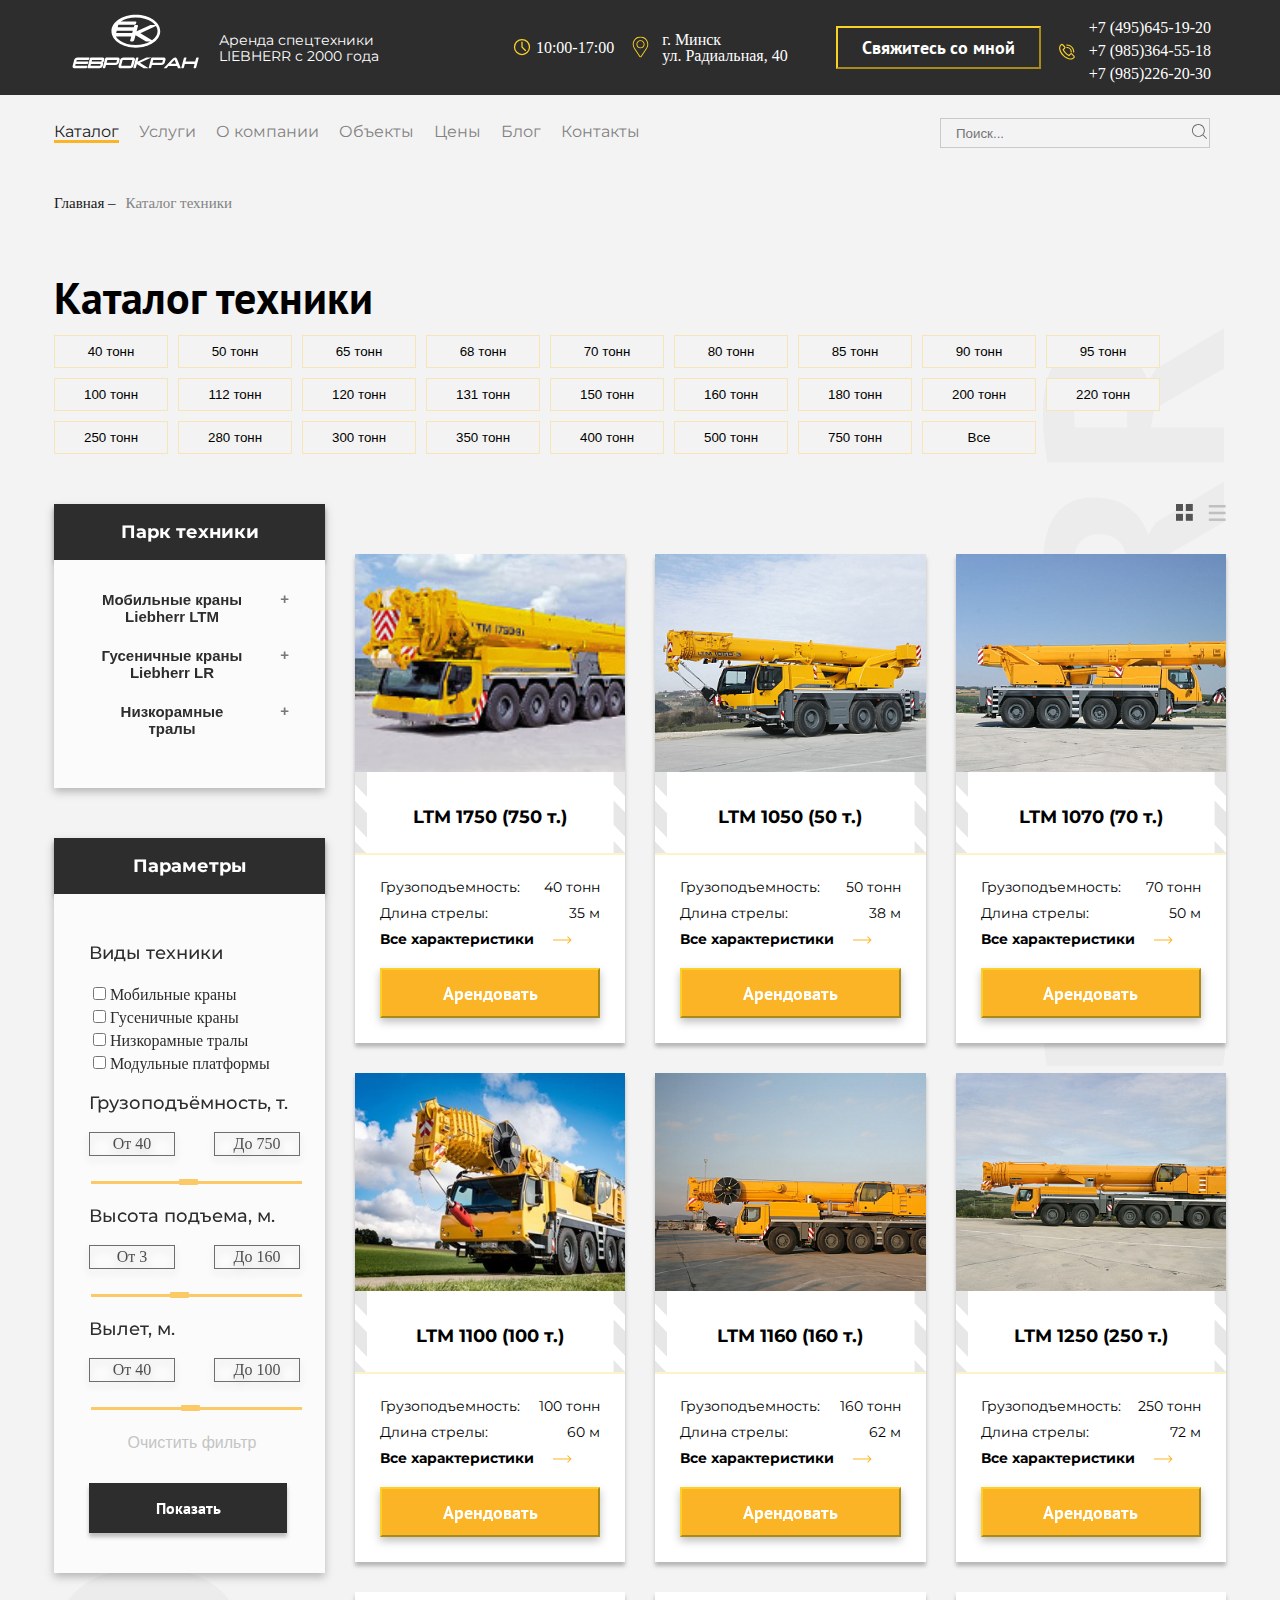
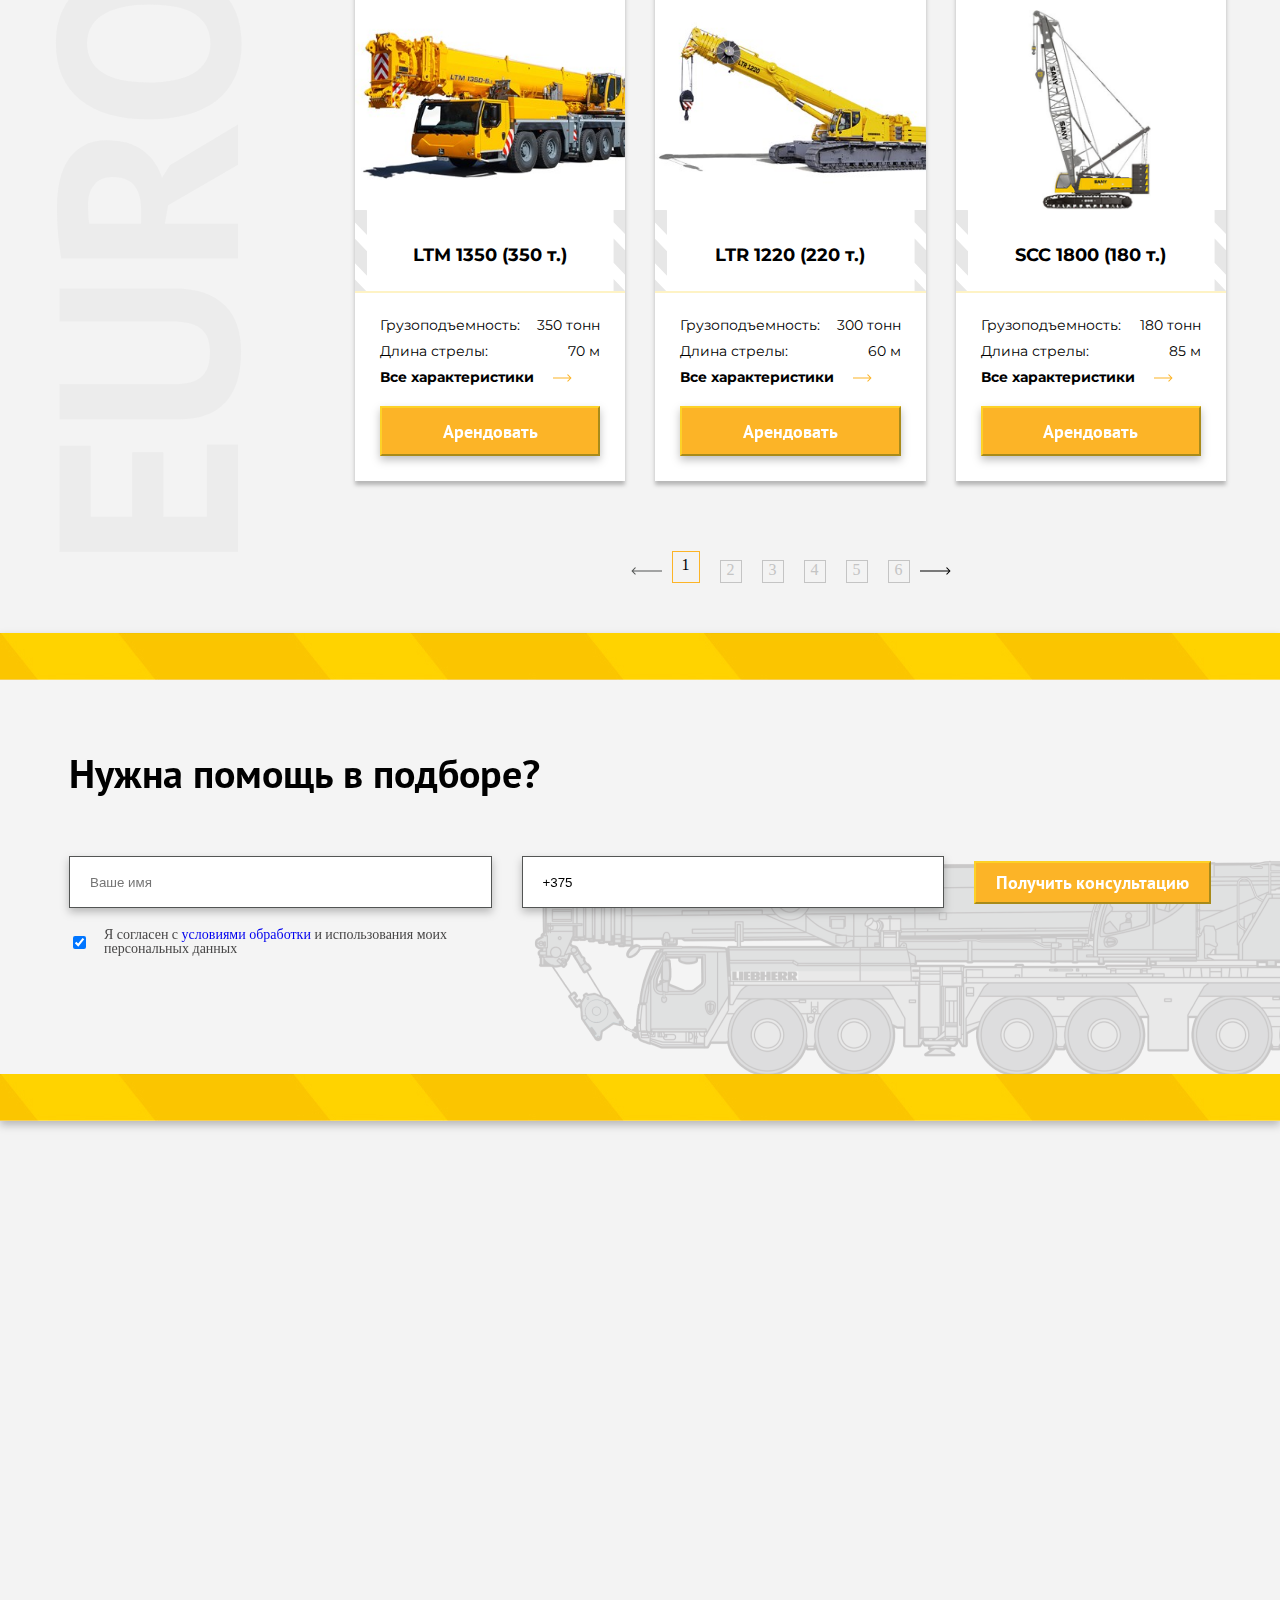
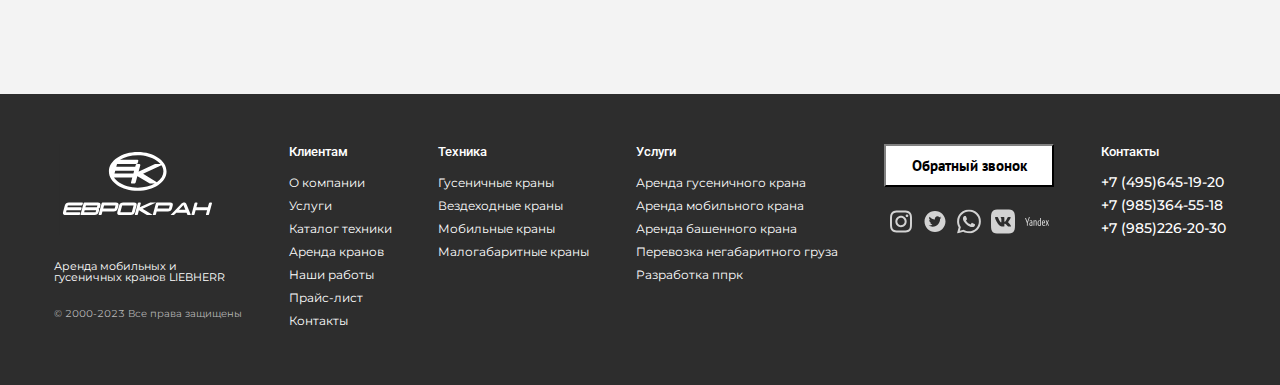
<file: pages/catalog.html>
<!DOCTYPE html>
<html lang="ru">
<head>
    <meta charset="UTF-8">
    <meta name="viewport" content="width=device-width, user-scalable=no, initial-scale=1.0, maximum-scale=1.0, minimum-scale=1.0">
    <meta http-equiv="X-UA-Compatible" content="IE=edge"/>
    <meta http-equiv="cleartype" content="on"/>
    <meta name="HandheldFriendly" content="True"/>
    <meta name="format-detection" content="telephone=no"/>
    <meta name="format-detection" content="address=no"/>
    <meta name="x-rim-auto-match" content="none" forua="true">
    <title>Каталог техники</title>
    <link rel="stylesheet" type="text/css" href="../css/reset.css">
    <link rel="stylesheet" type="text/css" href="../css/styles.css">
    <link rel="stylesheet" type="text/css" href="../css/header-footer.css">
    <link rel="stylesheet" type="text/css" href="../css/catalog.css">
    <link rel="apple-touch-icon" sizes="144x144" href="../images/favicon/apple-touch-icon.png">
    <link rel="icon" type="image/png" sizes="32x32" href="../images/favicon/favicon-32x32.png">
    <link rel="icon" type="image/png" sizes="16x16" href="../images/favicon/favicon-16x16.png">
    <link rel="mask-icon" href="/images/favicon/safari-pinned-tab.svg" color="#47a3bd">
    <meta name="msapplication-TileColor" content="#2d323a">
    <meta name="theme-color" content="#ffffff">
</head>
<body>

    <div class="header">
        <div class="container head">
          <div class="logo">
                <div class="img_logo"><a href="../index.html">
                  <svg width="133" height="77" viewBox="0 0 133 77" fill="none" xmlns="http://www.w3.org/2000/svg">
                  <rect width="132.904" height="77" fill="#2D2D2D"/>
                  <path d="M5.64335 56.061L5.20462 57.7026L16.6829 57.6924C17.0911 57.6924 17.2951 57.8453 17.2951 58.1512C17.2951 58.226 17.2815 58.311 17.2543 58.4062L16.9686 59.4258C16.8462 59.9016 16.5333 60.1396 16.0299 60.1396H4.80671C3.31708 60.1396 2.57227 59.5618 2.57227 58.4062C2.57227 58.1071 2.62328 57.7672 2.72531 57.3865L4.0925 52.2882C4.58224 50.4529 5.76579 49.5352 7.64313 49.5352H18.8868C19.2881 49.5352 19.4887 49.6847 19.4887 49.9838C19.4887 50.0586 19.4751 50.1436 19.4479 50.2387L19.1622 51.2686C19.033 51.7444 18.7167 51.9823 18.2134 51.9823H6.72486L6.28614 53.6138H17.7746C18.1828 53.6138 18.3868 53.7667 18.3868 54.0726C18.3868 54.1474 18.3732 54.2324 18.346 54.3275L18.0807 55.3472C17.9515 55.823 17.6318 56.061 17.1217 56.061H5.64335Z" fill="white"/>
                  <path d="M22.0599 51.9721L21.611 53.6138H31.2935L31.7425 51.9823L22.0599 51.9721ZM20.9682 56.061L20.5192 57.6924H30.2018L30.6508 56.061H20.9682ZM19.9683 50.2489C20.0907 49.7731 20.4104 49.5352 20.9274 49.5352H32.1404C33.6232 49.5352 34.3646 50.113 34.3646 51.2686C34.3646 51.5677 34.3136 51.9076 34.2116 52.2882L34.0789 52.7981C33.7797 53.8925 33.3307 54.5723 32.7322 54.8374C33.011 55.0005 33.1505 55.3132 33.1505 55.7755C33.1505 56.0813 33.0927 56.4484 32.977 56.8767L32.8342 57.3865C32.3444 59.2219 31.1643 60.1396 29.2938 60.1396H18.0807C17.6726 60.1328 17.4686 59.9764 17.4686 59.6705C17.4686 59.5957 17.4788 59.5142 17.4992 59.4258L19.9683 50.2489Z" fill="white"/>
                  <path d="M37.3643 51.9721L36.6399 54.6334H46.3225L47.0469 51.9823L37.3643 51.9721ZM35.2727 50.2489C35.4019 49.7731 35.7182 49.5352 36.2216 49.5352H47.4448C48.9276 49.5352 49.669 50.113 49.669 51.2686C49.669 51.5677 49.618 51.9076 49.516 52.2882L48.9548 54.3275C48.4651 56.1629 47.285 57.0806 45.4144 57.0806H35.9869L35.3543 59.4258C35.2319 59.9016 34.9156 60.1396 34.4054 60.1396H33.3851C32.977 60.1396 32.773 59.9832 32.773 59.6705C32.773 59.6025 32.7832 59.521 32.8036 59.4258L35.2727 50.2489Z" fill="white"/>
                  <path d="M52.6687 51.9721L51.1383 57.6924L60.8209 57.7026L62.3615 51.9823L52.6687 51.9721ZM62.7492 49.5352C64.232 49.5352 64.9735 50.113 64.9735 51.2686C64.9735 51.5677 64.9224 51.9076 64.8204 52.2882L63.4532 57.3865C62.9635 59.2219 61.7833 60.1396 59.9128 60.1396H50.7301C49.2473 60.1396 48.5059 59.5618 48.5059 58.4062C48.5059 58.1071 48.5569 57.7672 48.659 57.3865L50.0261 52.2882C50.5159 50.4529 51.6994 49.5352 53.5768 49.5352H62.7492Z" fill="white"/>
                  <path d="M66.8202 56.2343L65.9631 59.4258C65.8407 59.9016 65.5244 60.1396 65.0143 60.1396H63.994C63.5859 60.1396 63.3818 59.9832 63.3818 59.6705C63.3818 59.6025 63.392 59.521 63.4124 59.4258L65.8713 50.2591C66.0074 49.7833 66.327 49.5454 66.8304 49.5454H67.8507C68.2588 49.5454 68.4629 49.6983 68.4629 50.0042C68.4629 50.079 68.4493 50.164 68.422 50.2591L67.5752 53.4404C67.5344 53.4744 67.514 53.5016 67.514 53.522V53.5322C67.514 53.539 67.5174 53.5424 67.5242 53.5424C67.5854 53.5424 67.7316 53.4914 67.9629 53.3895L76.4518 49.5352H81.4512L69.9525 54.8374L78.6148 60.1396H73.6153L67.1875 56.2853C67.0106 56.1833 66.8916 56.1323 66.8304 56.1323C66.8168 56.1323 66.8066 56.1391 66.7998 56.1527C66.7998 56.1731 66.8066 56.2003 66.8202 56.2343Z" fill="white"/>
                  <path d="M83.2775 51.9721L82.5531 54.6334H92.2357L92.9601 51.9823L83.2775 51.9721ZM81.1859 50.2489C81.3152 49.7731 81.6314 49.5352 82.1348 49.5352H93.358C94.8409 49.5352 95.5823 50.113 95.5823 51.2686C95.5823 51.5677 95.5313 51.9076 95.4292 52.2882L94.8681 54.3275C94.3783 56.1629 93.1982 57.0806 91.3277 57.0806H81.9001L81.2675 59.4258C81.1451 59.9016 80.8288 60.1396 80.3187 60.1396H79.2984C78.8903 60.1396 78.6862 59.9832 78.6862 59.6705C78.6862 59.6025 78.6964 59.521 78.7168 59.4258L81.1859 50.2489Z" fill="white"/>
                  <path d="M98.4595 58.1003L96.5414 60.1396H93.6641L102.143 51.1768C103.156 50.0824 104.139 49.5352 105.091 49.5352C106.044 49.5352 106.741 50.0824 107.183 51.1768L110.846 60.1396H107.969L107.132 58.1003H98.4595ZM106.132 55.6531L104.52 51.6968L100.786 55.6531H106.132Z" fill="white"/>
                  <path d="M114.835 56.061L113.927 59.4258C113.805 59.9016 113.488 60.1396 112.978 60.1396H111.958C111.55 60.1396 111.346 59.9832 111.346 59.6705C111.346 59.6025 111.356 59.521 111.376 59.4258L113.886 50.045H113.897C113.985 49.7051 114.284 49.5352 114.794 49.5352H115.815C116.223 49.5352 116.427 49.6915 116.427 50.0042C116.427 50.0722 116.417 50.1538 116.396 50.2489L115.488 53.6138H125.181L126.14 50.045H126.15C126.239 49.7051 126.538 49.5352 127.048 49.5352H128.068C128.477 49.5352 128.681 49.6915 128.681 50.0042C128.681 50.0722 128.67 50.1538 128.65 50.2489L126.181 59.4258C126.058 59.9016 125.742 60.1396 125.232 60.1396H124.212C123.804 60.1396 123.6 59.9832 123.6 59.6705C123.6 59.6025 123.61 59.521 123.63 59.4258L124.538 56.061H114.835Z" fill="white"/>
                  <path fill-rule="evenodd" clip-rule="evenodd" d="M90.2325 23.2463C90.2325 32.2966 79.318 39.6332 65.8543 39.6332C52.3906 39.6332 41.4761 32.2966 41.4761 23.2463C41.4761 14.1961 52.3906 6.85938 65.8543 6.85938C79.318 6.85938 90.2325 14.1961 90.2325 23.2463ZM80.2718 33.4547H76.0685L66.0696 27.4601C65.7945 27.3015 65.6093 27.2222 65.5141 27.2222C65.4929 27.2222 65.4771 27.2328 65.4665 27.2539C65.4665 27.2857 65.4771 27.3279 65.4982 27.3808L64.165 32.3446C63.9746 33.0847 63.4826 33.4547 62.689 33.4547H61.1019C60.467 33.4547 60.1496 33.2115 60.1496 32.7252C60.1496 32.6195 60.1655 32.4926 60.1972 32.3446L61.2538 28.4064H45.769C46.7663 29.9273 48.2151 31.3612 50.1007 32.6288C54.0173 35.2614 59.5791 36.9759 65.8543 36.9759C71.4465 36.9759 76.4722 35.6143 80.2718 33.4547ZM50.8026 13.4128C54.6684 11.037 59.9451 9.51671 65.8543 9.51671C72.1295 9.51671 77.6913 11.2312 81.6079 13.8638C83.0215 14.8141 84.1896 15.8578 85.1061 16.9616H80.4807L67.2758 22.9562C66.916 23.1148 66.6886 23.1941 66.5933 23.1941C66.5827 23.1941 66.5775 23.1888 66.5775 23.1783V23.1624C66.5775 23.1307 66.6092 23.0884 66.6727 23.0355L67.99 18.0876C68.0323 17.9396 68.0535 17.8074 68.0535 17.6911C68.0535 17.2154 67.7361 16.9775 67.1012 16.9775H65.5141C64.7311 16.9775 64.2338 17.3475 64.0222 18.0876L63.7292 19.1796H47.7086L48.329 16.8728H64.5754C65.2872 16.8728 65.7345 16.5364 65.9172 15.8637L66.3212 14.4075C66.3597 14.273 66.3789 14.1528 66.3789 14.0471C66.3789 13.6242 66.0952 13.4128 65.5276 13.4128H50.8026ZM85.9114 18.0433L70.3707 25.2082L82.025 32.3406C85.6845 29.7427 87.5731 26.4964 87.5731 23.2463C87.5731 21.4761 87.0128 19.7071 85.9114 18.0433ZM46.7996 22.6396L46.1792 24.9608L62.182 24.9466L62.8009 22.6396H46.7996Z" fill="white"/>
                  </svg></a>
                </div>
                <div class="text"><nobr>Аренда спецтехники <br> LIEBHERR c 2000 года</nobr></div>
          </div>
      
          <div class="information">
              <div class="time bl1"><div class="icon"><a href="404.html">
                <svg viewBox="0 0 32 32" xmlns="http://www.w3.org/2000/svg"><defs><style>.cls-1{fill: none;}</style></defs><title/><g data-name="Layer 2" id="Layer_2"><path d="M16,29A13,13,0,1,1,29,16,13,13,0,0,1,16,29ZM16,5A11,11,0,1,0,27,16,11,11,0,0,0,16,5Z"/><path d="M21.5,22.5a1,1,0,0,1-.71-.29l-5.5-5.5A1,1,0,0,1,15,16V8a1,1,0,0,1,2,0v7.59l5.21,5.2a1,1,0,0,1,0,1.42A1,1,0,0,1,21.5,22.5Z"/></g>
                  <g id="frame"><rect class="cls-1" height="21" width="21"/></g>
                </svg></div>10:00-17:00</div></a>
      
              <div class="location bl1"><div class="icon"><a href="#map">
                <svg width="21" height="22" viewBox="0 0 21 22" fill="none" xmlns="http://www.w3.org/2000/svg">
                  <g clip-path="url(#clip0_3_8257)">
                  <path d="M10.4997 0.5C6.22211 0.5 2.74219 3.97992 2.74219 8.2575C2.74219 9.66571 3.37374 11.1802 3.40021 11.2441C3.60418 11.7283 4.00666 12.4803 4.29688 12.9211L9.61579 20.9802C9.83345 21.3106 10.1556 21.5 10.4997 21.5C10.8438 21.5 11.1659 21.3106 11.3836 20.9807L16.7029 12.9211C16.9936 12.4803 17.3956 11.7283 17.5996 11.2441C17.6261 11.1807 18.2572 9.66617 18.2572 8.2575C18.2572 3.97992 14.7773 0.5 10.4997 0.5ZM16.7582 10.89C16.5761 11.324 16.2014 12.0235 15.9409 12.4187L10.6215 20.4783C10.5166 20.6375 10.4833 20.6375 10.3783 20.4783L5.05894 12.4187C4.79838 12.0235 4.42374 11.3235 4.24167 10.8896C4.23391 10.8709 3.65483 9.47679 3.65483 8.2575C3.65483 4.48325 6.72543 1.41265 10.4997 1.41265C14.2739 1.41265 17.3445 4.48325 17.3445 8.2575C17.3445 9.47862 16.7641 10.8763 16.7582 10.89Z" fill="#FCD127"/>
                  <path d="M10.4995 4.15137C8.23476 4.15137 6.39258 5.994 6.39258 8.25828C6.39258 10.5226 8.23476 12.3652 10.4995 12.3652C12.7642 12.3652 14.6064 10.5226 14.6064 8.25828C14.6064 5.994 12.7642 4.15137 10.4995 4.15137ZM10.4995 11.4525C8.73854 11.4525 7.30523 10.0197 7.30523 8.25828C7.30523 6.49687 8.73854 5.06401 10.4995 5.06401C12.2604 5.06401 13.6938 6.49687 13.6938 8.25828C13.6938 10.0197 12.2604 11.4525 10.4995 11.4525Z" fill="#FCD127"/>
                  </g>
                  <defs>
                  <clipPath id="clip0_3_8257">
                  <rect width="21" height="21" fill="white" transform="translate(0 0.5)"/>
                  </clipPath>
                  </defs>
                </svg></div><nobr> г. Минск <br>
                    ул. Радиальная, 40</nobr>
              </div></a>
      
              
              <div class="button"><button id="submit-at" class="form-at-btn"> <h4>Свяжитесь со мной</h4></button></div>
      
              <div class="number bl1"><div class="icon"><svg viewBox="0 0 512 512" xmlns="http://www.w3.org/2000/svg"><title/><g data-name="1" id="_1"><path d="M348.73,450.06a198.63,198.63,0,0,1-46.4-5.85c-52.43-12.65-106.42-44.74-152-90.36s-77.71-99.62-90.36-152C46.65,146.75,56.15,99.61,86.69,69.07l8.72-8.72a42.2,42.2,0,0,1,59.62,0l50.11,50.1a42.18,42.18,0,0,1,0,59.62l-29.6,29.59c14.19,24.9,33.49,49.82,56.3,72.63s47.75,42.12,72.64,56.31L334.07,299a42.15,42.15,0,0,1,59.62,0l50.1,50.1a42.16,42.16,0,0,1,0,59.61l-8.73,8.72C413.53,439,383.73,450.06,348.73,450.06ZM125.22,78a12,12,0,0,0-8.59,3.56l-8.73,8.72c-22.87,22.87-29.55,60-18.81,104.49,11.37,47.13,40.64,96.1,82.41,137.86s90.73,71,137.87,82.41c44.5,10.74,81.61,4.06,104.48-18.81l8.72-8.72a12.16,12.16,0,0,0,0-17.19l-50.09-50.1a12.16,12.16,0,0,0-17.19,0l-37.51,37.51a15,15,0,0,1-17.5,2.72c-30.75-15.9-61.75-39.05-89.65-66.95s-51-58.88-66.94-89.63a15,15,0,0,1,2.71-17.5l37.52-37.51a12.16,12.16,0,0,0,0-17.19l-50.1-50.11A12.07,12.07,0,0,0,125.22,78Z"/><path d="M364.75,269.73a15,15,0,0,1-15-15,99.37,99.37,0,0,0-99.25-99.26,15,15,0,0,1,0-30c71.27,0,129.25,58,129.25,129.26A15,15,0,0,1,364.75,269.73Z"/><path d="M428.15,269.73a15,15,0,0,1-15-15c0-89.69-73-162.66-162.65-162.66a15,15,0,0,1,0-30c106.23,0,192.65,86.43,192.65,192.66A15,15,0,0,1,428.15,269.73Z"/></g></svg> </div>
                  <ul>
                      <li><a href="tel:+74956451920">+7 (495)645-19-20</a></li>
                      <li><a href="tel:+79853645518">+7 (985)364-55-18</a></li>
                      <li><a href="tel:+79852262030">+7 (985)226-20-30</a></li>
                  </ul>
              </div>
          </div>
        </div>
    </div>
      

      
    <div class="nav">
        <div class="container">
          <nav id="nav" class="nav">
            <ul class="nav-list">
              <li class="nav-items drop"><a href="catalog.html" class="nav-link">Каталог</a></li>
              <li class="nav-items"><a href="404.html" class="nav-link">Услуги</a></li>
              <li class="nav-items"><a href="404.html" class="nav-link">О компании</a></li>
              <li class="nav-items"><a href="404.html" class="nav-link">Объекты</a></li>
              <li class="nav-items"><a href="404.html" class="nav-link">Цены</a></li>
              <li class="nav-items"><a href="404.html" class="nav-link">Блог</a></li>
              <li class="nav-items"><a href="404.html" class="nav-link">Контакты</a></li>
            </ul>
            <button id="nav-btn" class="nav-button">
              <img id="nav-btn-img" src="../images/icons/menu.svg" alt="Nav button">
            </button>
          </nav>
      
      
      
      
          <div class="search">
            <div class="d7">
              <form method="get" action="https://fe.it-academy.by/TestForm.php">
                <input type="search" name="search" placeholder="Поиск..." required>
                <button class="search" type="submit"></button>
              </form>
            </div>
          </div>
        </div>
    </div>
      
    <div class="breadcrumb">
        <div class="container">
            <div class="bx-breadcrumb">
                <a href="../index.html" title="Главная">Главная &#8211; </a>
                <span>Каталог техники</span>
            </div>
        </div>
    </div>

    <div class="catalog">
        <div class="container">
            <h1>Каталог техники</h1>
            <div class="mass_filter">
                <a href="404.html"><button>40 тонн</button></a>
                <a href="404.html"><button>50 тонн</button></a>
                <a href="404.html"><button>65 тонн</button></a>
                <a href="404.html"><button>68 тонн</button></a>
                <a href="404.html"><button>70 тонн</button></a>
                <a href="404.html"><button>80 тонн</button></a>
                <a href="404.html"><button>85 тонн</button></a>
                <a href="404.html"><button>90 тонн</button></a>
                <a href="404.html"><button>95 тонн</button></a>
                <a href="404.html"><button>100 тонн</button></a>
                <a href="404.html"><button>112 тонн</button></a>
                <a href="404.html"><button>120 тонн</button></a>
                <a href="404.html"><button>131 тонн</button></a>
                <a href="404.html"><button>150 тонн</button></a>
                <a href="404.html"><button>160 тонн</button></a>
                <a href="404.html"><button>180 тонн</button></a>
                <a href="404.html"><button>200 тонн</button></a>
                <a href="404.html"><button>220 тонн</button></a>
                <a href="404.html"><button>250 тонн</button></a>
                <a href="404.html"><button>280 тонн</button></a>
                <a href="404.html"><button>300 тонн</button></a>
                <a href="404.html"><button>350 тонн</button></a>
                <a href="404.html"><button>400 тонн</button></a>
                <a href="404.html"><button>500 тонн</button></a>
                <a href="404.html"><button>750 тонн</button></a>
                <a href="404.html"><button>Все</button></a>
            </div>
            <div class="main__catalog">
                <div class="sidebar">
                    <div class="filter-btn">
                        <svg xmlns="http://www.w3.org/2000/svg" width="25" height="25" viewBox="0 0 25 25" fill="none">
                            <g clip-path="url(#clip0)">
                                <path
                                    d="M23.6559 1.88244e-06H1.36715C0.974034 -0.000741715 0.613638 0.218867 0.433937 0.568604C0.251756 0.92305 0.28373 1.34987 0.516475 1.67358L8.68213 13.1765C8.68486 13.1805 8.68783 13.1842 8.69056 13.1881C8.98726 13.5887 9.14762 14.0738 9.14861 14.5725V23.9507C9.14688 24.2285 9.25594 24.4952 9.45175 24.6923C9.64757 24.8893 9.91377 24.9999 10.1914 24.9999C10.3327 24.9999 10.4722 24.9716 10.6026 24.9176L15.1911 23.1679C15.6023 23.0425 15.8752 22.6546 15.8752 22.1874V14.5725C15.8759 14.074 16.0365 13.5887 16.333 13.1881C16.3357 13.1842 16.3387 13.1805 16.3414 13.1765L24.5068 1.67309C24.7396 1.34963 24.7715 0.92305 24.5894 0.568604C24.4096 0.218867 24.0493 -0.000741715 23.6559 1.88244e-06ZM15.3098 12.4364C14.8537 13.0553 14.6071 13.8036 14.6056 14.5725V22.0332L10.4177 23.6299V14.5725C10.4162 13.8036 10.1696 13.0553 9.71325 12.4364L1.78579 1.26907H23.2375L15.3098 12.4364Z"
                                    fill="white"></path>
                            </g>
                            <defs>
                                <clipPath id="clip0">
                                    <rect width="25" height="25" fill="white"></rect>
                                </clipPath>
                            </defs>
                        </svg>
                    </div>
                    <div class="section__park">
                        <div class="sidebar__title">
                            <h6>Парк техники</h6>
                        </div>
                        <div class="sidebar__item">
                            <div class="sidebar__content">
                                <button class="accordion">Мобильные краны Liebherr LTM</button>
                                <div class="panel">
                                    <ul class="active">
                                        <li><a href=""></a></li>
                                        <li><a href="404.html">LTM 1040 (40 т.)</a></li>
                                        <li><a href="404.html">LTM 1050 (50 т.)</a></li>
                                        <li><a href="404.html">LTM 1070 (70 т.)</a></li>
                                        <li><a href="404.html">LTM 1090 (90 т.)</a></li>
                                        <li><a href="404.html">LTM 1120 (120 т.)</a></li>
                                        <li><a href="404.html">LTM 1160 (160 т.)</a></li>
                                        <li><a href="404.html">LTM 1200 (200 т.)</a></li>
                                        <li><a href="404.html">LTM 1250 (250 т.)</a></li>
                                        <li><a href="404.html">LTM 1300 (300 т.)</a></li>
                                        <li><a href="404.html">LTM 1400 (400 т.)</a></li>
                                        <li><a href="404.html">LTM 1500 (500 т.)</a></li>
                                        <li><a href="404.html">LTM 1750 (750 т.)</a></li>
                                    </ul>
                                </div>
                                <button class="accordion">Гусеничные краны Liebherr LR</button>
                                <div class="panel">
                                    <ul class="active">
                                        <li><a href=""></a></li>
                                        <li><a href="404.html">LR 1350 (350 т.)</a></li>
                                        <li><a href="404.html">LR 1750 (750 т.)</a></li>
                                        <li><a href="404.html">LR 1280 (280 т.)</a></li>
                                        <li><a href="404.html">LTM 1090 (90 т.)</a></li>
                                        <li><a href="404.html">LR 1300 (300 т.)</a></li>
                                        <li><a href="404.html">LR 1250 (250 т.)</a></li>
                                        <li><a href="404.html">LTR 1220 (220 т.)</a></li>
                                        <li><a href="404.html">SСС 1800 (180 т.)</a></li>
                                </div>
                                <button class="accordion">Низкорамные тралы</button>
                                <div class="panel">
                                    <ul class="active">
                                        <li><a href=""></a></li>
                                        <li><a href="404.html">Низкорамные тралы</a></li>
                                        <li><a href="404.html">NOOTEBOOM EURO-100-05</a></li>
                                        <li><a href="404.html">BROSHUIS 5ABSD-68</a></li>
                                    </ul>
                                </div>
                            </div>
                        </div>
                        <div class="seach">
                            <div class="sidebar__title">
                                <h6>Параметры</h6>
                            </div>
                            <div class="sidebar__item">
                                <div class="sidebar__content">
                                    <h6>Виды техники</h6>
                                    <input type="checkbox" name="Types__of__equipment" id="mobile__cranes"
                                        value="mobile__cranes"><label for="mobile__cranes">Мобильные краны</label><br>
                                    <input type="checkbox" name="Types__of__equipment" id="caterpillar__cranes"
                                        value="caterpillar__cranes"><label for="caterpillar__cranes">Гусеничные
                                        краны</label><br>
                                    <input type="checkbox" name="Types__of__equipment" id="lower__cranes"
                                        value="lower__cranes"><label for="lower__cranes">Низкорамные тралы</label> <br>
                                    <input type="checkbox" name="Types__of__equipment" id="modular__cranes"
                                        value="modular__cranes"><label for="modular__cranes">Модульные платформы</label>
                                    <h6>Грузоподъёмность, т.</h6>
                                    <div class="slidecontainer">
                                        <div class="segment">
                                            <p class="from">От&nbsp;<span id="send_result">40</span></p>
                                            <p class="to">До 750</p>
                                        </div>
                                        <input type="range" min="40" max="750" value="367" class="slider" id="id_range"
                                            oninput="fun()">
                                    </div>
                                    <h6>Высота подъема, м.</h6>
                                    <div class="slidecontainer">
                                        <div class="segment">
                                            <p class="from">От&nbsp;<span id="send_result2">3</span></p>
                                            <p class="to">До 160</p>
                                        </div>
                                        <input type="range" min="3" max="160" value="68" class="slider" id="id_range2"
                                            oninput="fun2()">
                                    </div>
                                    <h6>Вылет, м.</h6>
                                    <div class="slidecontainer">
                                        <div class="segment">
                                            <p class="from">От&nbsp;<span id="send_result3">40</span></p>
                                            <p class="to">До 100</p>
                                        </div>
                                        <input type="range" min="40" max="100" value="68" class="slider" id="id_range3"
                                            oninput="fun3()">
                                    </div>
                                    <button class="disabled" disabled>Очистить фильтр</button>
                                    <button class="show"><a href="404.html">
                                            <h6>Показать</h6>
                                        </a></button>  
                                </div>
                            </div>
    
                        </div>
    
    
                    </div>
                </div>
                <div class="content">
                    <div class="filter">
                       <a href="catalog.html"> <svg xmlns="http://www.w3.org/2000/svg" width="17" height="17" viewBox="0 0 17 17" fill="none">
                            <rect width="6.96585" height="6.96585" fill="#535554"></rect>
                            <rect x="9.83411" width="6.96585" height="6.96585" fill="#535554"></rect>
                            <rect x="9.83411" y="9.83423" width="6.96585" height="6.96585" fill="#535554"></rect>
                            <rect y="9.83423" width="6.96585" height="6.96585" fill="#535554"></rect>
                        </svg></a>
                        <a href="404.html"> <svg xmlns="http://www.w3.org/2000/svg" width="18" height="16" viewBox="0 0 18 16" fill="none">
                            <rect x="0.800049" width="16.8" height="2.52" fill="#C0C0C0"></rect>
                            <rect x="0.800049" y="6.71997" width="16.8" height="2.52" fill="#C0C0C0"></rect>
                            <rect x="0.800049" y="13.4399" width="16.8" height="2.52" fill="#C0C0C0"></rect>
                        </svg></a>
                    </div>
                    <div class="cars__items">
                        <div class="cars__card">
                            <a href="catalog/lr-1750.html">
                                <div class="img"></div>
                                <div class="card__title">
                                    <h6>LTM 1750 (750 т.)</h6>
                                </div>
                            </a>
                            <div class="card__info">
                                <h6>
                                    <span>Грузоподъемность:</span>
                                    <span>40 тонн</span>
                                </h6>
                                <h6>
                                    <span>Длина стрелы:</span>
                                    <span>35 м</span>
                                </h6>
                                <a href="catalog/lr-1750.html">
                                    <h6>Все характеристики
                                        <svg xmlns="http://www.w3.org/2000/svg" width="19" height="8" viewBox="0 0 19 8"
                                            fill="none">
                                            <path
                                                d="M18.3536 4.35355C18.5488 4.15829 18.5488 3.84171 18.3536 3.64645L15.1716 0.464466C14.9763 0.269204 14.6597 0.269204 14.4645 0.464466C14.2692 0.659728 14.2692 0.976311 14.4645 1.17157L17.2929 4L14.4645 6.82843C14.2692 7.02369 14.2692 7.34027 14.4645 7.53553C14.6597 7.7308 14.9763 7.7308 15.1716 7.53553L18.3536 4.35355ZM0 4.5H18V3.5H0V4.5Z"
                                                fill="#FCB427"></path>
                                        </svg>
                                    </h6>
                                </a>
                                    <a href="catalog/lr-1750.html">
                                        <button id="submit-att" class="form-at-btn two">
                                            <h4>Арендовать</h4>
                                        </button>
                                    </a>
                            </div>
                        </div>
                        <div class="cars__card">
                            <a href="404.html">
                                <div class="img"></div>
                                <div class="card__title">
                                    <h6>LTM 1050 (50 т.)</h6>
                                </div>
                            </a>
                            <div class="card__info">
                                <h6>
                                    <span>Грузоподъемность:</span>
                                    <span>50 тонн</span>
                                </h6>
                                <h6>
                                    <span>Длина стрелы:</span>
                                    <span>38 м</span>
                                </h6>
                                <a href="404.html">
                                    <h6>Все характеристики
                                        <svg xmlns="http://www.w3.org/2000/svg" width="19" height="8" viewBox="0 0 19 8"
                                            fill="none">
                                            <path
                                                d="M18.3536 4.35355C18.5488 4.15829 18.5488 3.84171 18.3536 3.64645L15.1716 0.464466C14.9763 0.269204 14.6597 0.269204 14.4645 0.464466C14.2692 0.659728 14.2692 0.976311 14.4645 1.17157L17.2929 4L14.4645 6.82843C14.2692 7.02369 14.2692 7.34027 14.4645 7.53553C14.6597 7.7308 14.9763 7.7308 15.1716 7.53553L18.3536 4.35355ZM0 4.5H18V3.5H0V4.5Z"
                                                fill="#FCB427"></path>
                                        </svg>
                                    </h6>
                                </a>
                                <a href="404.html">
                                    <button id="submit-att" class="form-at-btn two">
                                        <h4>Арендовать</h4>
                                    </button>
                                </a>
                            </div>
                        </div>
                        <div class="cars__card">
                            <a href="404.html">
                                <div class="img"></div>
                                <div class="card__title">
                                    <h6>LTM 1070 (70 т.)</h6>
                                </div>
                            </a>
                            <div class="card__info">
                                <h6>
                                    <span>Грузоподъемность:</span>
                                    <span>70 тонн</span>
                                </h6>
                                <h6>
                                    <span>Длина стрелы:</span>
                                    <span>50 м</span>
                                </h6>
                                <a href="404.html">
                                    <h6>Все характеристики
                                        <svg xmlns="http://www.w3.org/2000/svg" width="19" height="8" viewBox="0 0 19 8"
                                            fill="none">
                                            <path
                                                d="M18.3536 4.35355C18.5488 4.15829 18.5488 3.84171 18.3536 3.64645L15.1716 0.464466C14.9763 0.269204 14.6597 0.269204 14.4645 0.464466C14.2692 0.659728 14.2692 0.976311 14.4645 1.17157L17.2929 4L14.4645 6.82843C14.2692 7.02369 14.2692 7.34027 14.4645 7.53553C14.6597 7.7308 14.9763 7.7308 15.1716 7.53553L18.3536 4.35355ZM0 4.5H18V3.5H0V4.5Z"
                                                fill="#FCB427"></path>
                                        </svg>
                                    </h6>
                                </a>
                                <a href="404.html">
                                    <button id="submit-att" class="form-at-btn two">
                                        <h4>Арендовать</h4>
                                    </button>
                                </a>
                            </div>
                        </div>
                        <div class="cars__card">
                            <a href="404.html">
                                <div class="img"></div>
                                <div class="card__title">
                                    <h6>LTM 1100 (100 т.)</h6>
                                </div>
                            </a>
                            <div class="card__info">
                                <h6>
                                    <span>Грузоподъемность:</span>
                                    <span>100 тонн</span>
                                </h6>
                                <h6>
                                    <span>Длина стрелы:</span>
                                    <span>60 м</span>
                                </h6>
                                <a href="404.html">
                                    <h6>Все характеристики
                                        <svg xmlns="http://www.w3.org/2000/svg" width="19" height="8" viewBox="0 0 19 8"
                                            fill="none">
                                            <path
                                                d="M18.3536 4.35355C18.5488 4.15829 18.5488 3.84171 18.3536 3.64645L15.1716 0.464466C14.9763 0.269204 14.6597 0.269204 14.4645 0.464466C14.2692 0.659728 14.2692 0.976311 14.4645 1.17157L17.2929 4L14.4645 6.82843C14.2692 7.02369 14.2692 7.34027 14.4645 7.53553C14.6597 7.7308 14.9763 7.7308 15.1716 7.53553L18.3536 4.35355ZM0 4.5H18V3.5H0V4.5Z"
                                                fill="#FCB427"></path>
                                        </svg>
                                    </h6>
                                </a>
                                <a href="404.html">
                                    <button id="submit-att" class="form-at-btn two">
                                        <h4>Арендовать</h4>
                                    </button>
                                </a>
                            </div>
                        </div>
                        <div class="cars__card">
                            <a href="404.html">
                                <div class="img"></div>
                                <div class="card__title">
                                    <h6>LTM 1160 (160 т.)</h6>
                                </div>
                            </a>
                            <div class="card__info">
                                <h6>
                                    <span>Грузоподъемность:</span>
                                    <span>160 тонн</span>
                                </h6>
                                <h6>
                                    <span>Длина стрелы:</span>
                                    <span>62 м</span>
                                </h6>
                                <a href="404.html">
                                    <h6>Все характеристики
                                        <svg xmlns="http://www.w3.org/2000/svg" width="19" height="8" viewBox="0 0 19 8"
                                            fill="none">
                                            <path
                                                d="M18.3536 4.35355C18.5488 4.15829 18.5488 3.84171 18.3536 3.64645L15.1716 0.464466C14.9763 0.269204 14.6597 0.269204 14.4645 0.464466C14.2692 0.659728 14.2692 0.976311 14.4645 1.17157L17.2929 4L14.4645 6.82843C14.2692 7.02369 14.2692 7.34027 14.4645 7.53553C14.6597 7.7308 14.9763 7.7308 15.1716 7.53553L18.3536 4.35355ZM0 4.5H18V3.5H0V4.5Z"
                                                fill="#FCB427"></path>
                                        </svg>
                                    </h6>
                                </a>
                                <a href="404.html">
                                    <button id="submit-att" class="form-at-btn two">
                                        <h4>Арендовать</h4>
                                    </button>
                                </a>
                            </div>
                        </div>
                        <div class="cars__card">
                            <a href="404.html">
                                <div class="img"></div>
                                <div class="card__title">
                                    <h6>LTM 1250 (250 т.)</h6>
                                </div>
                            </a>
                            <div class="card__info">
                                <h6>
                                    <span>Грузоподъемность:</span>
                                    <span>250 тонн</span>
                                </h6>
                                <h6>
                                    <span>Длина стрелы:</span>
                                    <span>72 м</span>
                                </h6>
                                <a href="404.html">
                                    <h6>Все характеристики
                                        <svg xmlns="http://www.w3.org/2000/svg" width="19" height="8" viewBox="0 0 19 8"
                                            fill="none">
                                            <path
                                                d="M18.3536 4.35355C18.5488 4.15829 18.5488 3.84171 18.3536 3.64645L15.1716 0.464466C14.9763 0.269204 14.6597 0.269204 14.4645 0.464466C14.2692 0.659728 14.2692 0.976311 14.4645 1.17157L17.2929 4L14.4645 6.82843C14.2692 7.02369 14.2692 7.34027 14.4645 7.53553C14.6597 7.7308 14.9763 7.7308 15.1716 7.53553L18.3536 4.35355ZM0 4.5H18V3.5H0V4.5Z"
                                                fill="#FCB427"></path>
                                        </svg>
                                    </h6>
                                </a>
                                <a href="404.html">
                                    <button id="submit-att" class="form-at-btn two">
                                        <h4>Арендовать</h4>
                                    </button>
                                </a>
                            </div>
                        </div>
                        <div class="cars__card">
                            <a href="404.html">
                                <div class="img"></div>
                                <div class="card__title">
                                    <h6>LTM 1350 (350 т.)</h6>
                                </div>
                            </a>
                            <div class="card__info">
                                <h6>
                                    <span>Грузоподъемность:</span>
                                    <span>350 тонн</span>
                                </h6>
                                <h6>
                                    <span>Длина стрелы:</span>
                                    <span>70 м</span>
                                </h6>
                                <a href="404.html">
                                    <h6>Все характеристики
                                        <svg xmlns="http://www.w3.org/2000/svg" width="19" height="8" viewBox="0 0 19 8"
                                            fill="none">
                                            <path
                                                d="M18.3536 4.35355C18.5488 4.15829 18.5488 3.84171 18.3536 3.64645L15.1716 0.464466C14.9763 0.269204 14.6597 0.269204 14.4645 0.464466C14.2692 0.659728 14.2692 0.976311 14.4645 1.17157L17.2929 4L14.4645 6.82843C14.2692 7.02369 14.2692 7.34027 14.4645 7.53553C14.6597 7.7308 14.9763 7.7308 15.1716 7.53553L18.3536 4.35355ZM0 4.5H18V3.5H0V4.5Z"
                                                fill="#FCB427"></path>
                                        </svg>
                                    </h6>
                                </a>
                                <a href="404.html">
                                    <button id="submit-att" class="form-at-btn two">
                                        <h4>Арендовать</h4>
                                    </button>
                                </a>
                            </div>
                        </div>
                        <div class="cars__card">
                            <a href="404.html">
                                <div class="img"></div>
                                <div class="card__title">
                                    <h6>LTR 1220 (220 т.)</h6>
                                </div>
                            </a>
                            <div class="card__info">
                                <h6>
                                    <span>Грузоподъемность:</span>
                                    <span>300 тонн</span>
                                </h6>
                                <h6>
                                    <span>Длина стрелы:</span>
                                    <span>60 м</span>
                                </h6>
                                <a href="404.html">
                                    <h6>Все характеристики
                                        <svg xmlns="http://www.w3.org/2000/svg" width="19" height="8" viewBox="0 0 19 8"
                                            fill="none">
                                            <path
                                                d="M18.3536 4.35355C18.5488 4.15829 18.5488 3.84171 18.3536 3.64645L15.1716 0.464466C14.9763 0.269204 14.6597 0.269204 14.4645 0.464466C14.2692 0.659728 14.2692 0.976311 14.4645 1.17157L17.2929 4L14.4645 6.82843C14.2692 7.02369 14.2692 7.34027 14.4645 7.53553C14.6597 7.7308 14.9763 7.7308 15.1716 7.53553L18.3536 4.35355ZM0 4.5H18V3.5H0V4.5Z"
                                                fill="#FCB427"></path>
                                        </svg>
                                    </h6>
                                </a>
                                <a href="404.html">
                                    <button id="submit-att" class="form-at-btn two">
                                        <h4>Арендовать</h4>
                                    </button>
                                </a>
                            </div>
                        </div>
                        <div class="cars__card">
                            <a href="404.html">
                                <div class="img"></div>
                                <div class="card__title">
                                    <h6>SСС 1800 (180 т.)</h6>
                                </div>
                            </a>
                            <div class="card__info">
                                <h6>
                                    <span>Грузоподъемность:</span>
                                    <span>180 тонн</span>
                                </h6>
                                <h6>
                                    <span>Длина стрелы:</span>
                                    <span>85 м</span>
                                </h6>
                                <a href="404.html">
                                    <h6>Все характеристики
                                        <svg xmlns="http://www.w3.org/2000/svg" width="19" height="8" viewBox="0 0 19 8"
                                            fill="none">
                                            <path
                                                d="M18.3536 4.35355C18.5488 4.15829 18.5488 3.84171 18.3536 3.64645L15.1716 0.464466C14.9763 0.269204 14.6597 0.269204 14.4645 0.464466C14.2692 0.659728 14.2692 0.976311 14.4645 1.17157L17.2929 4L14.4645 6.82843C14.2692 7.02369 14.2692 7.34027 14.4645 7.53553C14.6597 7.7308 14.9763 7.7308 15.1716 7.53553L18.3536 4.35355ZM0 4.5H18V3.5H0V4.5Z"
                                                fill="#FCB427"></path>
                                        </svg>
                                    </h6>
                                </a>
                                <a href="404.html">
                                    <button id="submit-att" class="form-at-btn two">
                                        <h4>Арендовать</h4>
                                    </button>
                                </a>
                            </div>
                        </div>
                    </div>
                    <div class="pagination">
                        <ul class="paginations">
                            <li><a href="">
                                    <svg width="31" height="8" viewBox="0 0 31 8" fill="none"
                                        xmlns="http://www.w3.org/2000/svg">
                                        <path
                                            d="M0.646446 4.35355C0.451183 4.15829 0.451183 3.84171 0.646446 3.64644L3.82843 0.464464C4.02369 0.269202 4.34027 0.269202 4.53553 0.464464C4.7308 0.659726 4.7308 0.976308 4.53553 1.17157L1.70711 4L4.53553 6.82842C4.73079 7.02369 4.73079 7.34027 4.53553 7.53553C4.34027 7.73079 4.02369 7.73079 3.82843 7.53553L0.646446 4.35355ZM31 4.5L0.999998 4.5L0.999998 3.5L31 3.5L31 4.5Z"
                                            fill="#535554"></path>
                                    </svg>
                                </a>
                            </li>
                            <li><a href="" class="active number">1</a></li>
                            <li><a href="404.html" class="number">2</a></li>
                            <li><a href="404.html" class="number">3</a></li>
                            <li><a href="404.html" class="number">4</a></li>
                            <li><a href="404.html" class="number">5</a></li>
                            <li><a href="404.html" class="number">6</a></li>
                            <li>
                                <a href="404.html">
                                    <svg width="31" height="8" viewBox="0 0 31 8" fill="none"
                                        xmlns="http://www.w3.org/2000/svg">
                                        <path
                                            d="M30.3536 4.35355C30.5488 4.15829 30.5488 3.84171 30.3536 3.64644L27.1716 0.464464C26.9763 0.269202 26.6597 0.269202 26.4645 0.464464C26.2692 0.659726 26.2692 0.976308 26.4645 1.17157L29.2929 4L26.4645 6.82842C26.2692 7.02369 26.2692 7.34027 26.4645 7.53553C26.6597 7.73079 26.9763 7.73079 27.1716 7.53553L30.3536 4.35355ZM4.37114e-08 4.5L30 4.5L30 3.5L-4.37114e-08 3.5L4.37114e-08 4.5Z"
                                            fill="black"></path>
                                    </svg>
                                </a>
                            </li>
                        </ul>
                    </div>
    
                </div>
            </div>
        </div>
    </div>

    <div class="help__telephone">
        <div class="container">
      
          <div data-aos="fade-up" data-aos-anchor-placement="top-bottom" class="help-title">
            <h2>Нужна помощь в подборе?</h2>
          </div>
      
      
          <form method="POST" action="https://fe.it-academy.by/TestForm.php">
      
            <div class="row">
      
              <input type="text" name="user_name" pattern="^[А-Яа-яЁё\s]+$" placeholder="Ваше имя" value="" required>
      
              <input type="tel" name="user_phone" pattern="[0-9-+]{5,15}" placeholder="Ваш телефон*" value="+375" required>
      
              <button class="form-at-btn two">
                <h4>Получить консультацию</h4>
              </button>
      
            </div>
      
            <label class="checkbox">
              <input type="checkbox" checked="checked" required>
              <div class="input"></div><span>Я согласен с <a href="https://www.w3docs.com/privacy-policy" target="_blank"> условиями обработки
                </a> и использования моих персональных данных</span>
            </label>
      
      
          </form>
        </div>
    </div>



      
    <div id="myModal" class="modal">
        <div class="modal-content">
          <span class="close">&times;</span>
          <div class="text">
            <h3>Арендовать спецтехнику</h3>
            <h6>Оставьте заявку на звонок и мы ответим на все ваши вопросы в самое ближайшее время</h6>
            <form action="https://fe.it-academy.by/TestForm.php" method="post">
      
              <div class="info">
                <input type="text" name="user_name" pattern="^[А-Яа-яЁё\s]+$" placeholder="Ваше имя" value="" required>
                <input type="tel" name="user_telephone" name="user_phone" pattern="[0-9-+]{5,15}" placeholder="Ваш телефон*"
                  value="+375" required>
                <input type="email" name="user_email" pattern="[a-z0-9._%+-]+@[a-z0-9.-]+\.[a-z]{2,4}$" placeholder="Ваша почта">
              </div>
              <div class="checkbox">
                <input type="checkbox" name="checkbox" checked="checked" required><span>Я согласен <a
                    href="https://www.w3docs.com/privacy-policy" target="_blank">с условиями обработки</a> и использования моих персональных
                  данных</span>
              </div>
              <button type="submit" href="/">Оставить заявку</button>
            </form>
          </div>
        </div>
    </div>


      <!-- map  -->
   <div class="map" id="map">
    <iframe src="https://yandex.ru/map-widget/v1/?um=constructor%3A93e0133c817b7c5ae1bfb81adcb96bac9ddc796c5816966b24b9c641f382a536&amp;source=constructor" width="100%" height="550" frameborder="0"></iframe>
   </div>


      
   <!-- page_up -->
   <button class="btn-up btn-up_hide" title="Go_to_top">&#129081;</button>

   <footer>
    <div class="container">
      <div class="row">
        <div class="footer__logo">
          <a href="/">
            <svg width="133" height="77" viewBox="0 0 133 77" fill="none" xmlns="http://www.w3.org/2000/svg">
            <rect width="132.904" height="77" fill="#2D2D2D"/>
            <path d="M5.64335 56.061L5.20462 57.7026L16.6829 57.6924C17.0911 57.6924 17.2951 57.8453 17.2951 58.1512C17.2951 58.226 17.2815 58.311 17.2543 58.4062L16.9686 59.4258C16.8462 59.9016 16.5333 60.1396 16.0299 60.1396H4.80671C3.31708 60.1396 2.57227 59.5618 2.57227 58.4062C2.57227 58.1071 2.62328 57.7672 2.72531 57.3865L4.0925 52.2882C4.58224 50.4529 5.76579 49.5352 7.64313 49.5352H18.8868C19.2881 49.5352 19.4887 49.6847 19.4887 49.9838C19.4887 50.0586 19.4751 50.1436 19.4479 50.2387L19.1622 51.2686C19.033 51.7444 18.7167 51.9823 18.2134 51.9823H6.72486L6.28614 53.6138H17.7746C18.1828 53.6138 18.3868 53.7667 18.3868 54.0726C18.3868 54.1474 18.3732 54.2324 18.346 54.3275L18.0807 55.3472C17.9515 55.823 17.6318 56.061 17.1217 56.061H5.64335Z" fill="white"/>
            <path d="M22.0599 51.9721L21.611 53.6138H31.2935L31.7425 51.9823L22.0599 51.9721ZM20.9682 56.061L20.5192 57.6924H30.2018L30.6508 56.061H20.9682ZM19.9683 50.2489C20.0907 49.7731 20.4104 49.5352 20.9274 49.5352H32.1404C33.6232 49.5352 34.3646 50.113 34.3646 51.2686C34.3646 51.5677 34.3136 51.9076 34.2116 52.2882L34.0789 52.7981C33.7797 53.8925 33.3307 54.5723 32.7322 54.8374C33.011 55.0005 33.1505 55.3132 33.1505 55.7755C33.1505 56.0813 33.0927 56.4484 32.977 56.8767L32.8342 57.3865C32.3444 59.2219 31.1643 60.1396 29.2938 60.1396H18.0807C17.6726 60.1328 17.4686 59.9764 17.4686 59.6705C17.4686 59.5957 17.4788 59.5142 17.4992 59.4258L19.9683 50.2489Z" fill="white"/>
            <path d="M37.3643 51.9721L36.6399 54.6334H46.3225L47.0469 51.9823L37.3643 51.9721ZM35.2727 50.2489C35.4019 49.7731 35.7182 49.5352 36.2216 49.5352H47.4448C48.9276 49.5352 49.669 50.113 49.669 51.2686C49.669 51.5677 49.618 51.9076 49.516 52.2882L48.9548 54.3275C48.4651 56.1629 47.285 57.0806 45.4144 57.0806H35.9869L35.3543 59.4258C35.2319 59.9016 34.9156 60.1396 34.4054 60.1396H33.3851C32.977 60.1396 32.773 59.9832 32.773 59.6705C32.773 59.6025 32.7832 59.521 32.8036 59.4258L35.2727 50.2489Z" fill="white"/>
            <path d="M52.6687 51.9721L51.1383 57.6924L60.8209 57.7026L62.3615 51.9823L52.6687 51.9721ZM62.7492 49.5352C64.232 49.5352 64.9735 50.113 64.9735 51.2686C64.9735 51.5677 64.9224 51.9076 64.8204 52.2882L63.4532 57.3865C62.9635 59.2219 61.7833 60.1396 59.9128 60.1396H50.7301C49.2473 60.1396 48.5059 59.5618 48.5059 58.4062C48.5059 58.1071 48.5569 57.7672 48.659 57.3865L50.0261 52.2882C50.5159 50.4529 51.6994 49.5352 53.5768 49.5352H62.7492Z" fill="white"/>
            <path d="M66.8202 56.2343L65.9631 59.4258C65.8407 59.9016 65.5244 60.1396 65.0143 60.1396H63.994C63.5859 60.1396 63.3818 59.9832 63.3818 59.6705C63.3818 59.6025 63.392 59.521 63.4124 59.4258L65.8713 50.2591C66.0074 49.7833 66.327 49.5454 66.8304 49.5454H67.8507C68.2588 49.5454 68.4629 49.6983 68.4629 50.0042C68.4629 50.079 68.4493 50.164 68.422 50.2591L67.5752 53.4404C67.5344 53.4744 67.514 53.5016 67.514 53.522V53.5322C67.514 53.539 67.5174 53.5424 67.5242 53.5424C67.5854 53.5424 67.7316 53.4914 67.9629 53.3895L76.4518 49.5352H81.4512L69.9525 54.8374L78.6148 60.1396H73.6153L67.1875 56.2853C67.0106 56.1833 66.8916 56.1323 66.8304 56.1323C66.8168 56.1323 66.8066 56.1391 66.7998 56.1527C66.7998 56.1731 66.8066 56.2003 66.8202 56.2343Z" fill="white"/>
            <path d="M83.2775 51.9721L82.5531 54.6334H92.2357L92.9601 51.9823L83.2775 51.9721ZM81.1859 50.2489C81.3152 49.7731 81.6314 49.5352 82.1348 49.5352H93.358C94.8409 49.5352 95.5823 50.113 95.5823 51.2686C95.5823 51.5677 95.5313 51.9076 95.4292 52.2882L94.8681 54.3275C94.3783 56.1629 93.1982 57.0806 91.3277 57.0806H81.9001L81.2675 59.4258C81.1451 59.9016 80.8288 60.1396 80.3187 60.1396H79.2984C78.8903 60.1396 78.6862 59.9832 78.6862 59.6705C78.6862 59.6025 78.6964 59.521 78.7168 59.4258L81.1859 50.2489Z" fill="white"/>
            <path d="M98.4595 58.1003L96.5414 60.1396H93.6641L102.143 51.1768C103.156 50.0824 104.139 49.5352 105.091 49.5352C106.044 49.5352 106.741 50.0824 107.183 51.1768L110.846 60.1396H107.969L107.132 58.1003H98.4595ZM106.132 55.6531L104.52 51.6968L100.786 55.6531H106.132Z" fill="white"/>
            <path d="M114.835 56.061L113.927 59.4258C113.805 59.9016 113.488 60.1396 112.978 60.1396H111.958C111.55 60.1396 111.346 59.9832 111.346 59.6705C111.346 59.6025 111.356 59.521 111.376 59.4258L113.886 50.045H113.897C113.985 49.7051 114.284 49.5352 114.794 49.5352H115.815C116.223 49.5352 116.427 49.6915 116.427 50.0042C116.427 50.0722 116.417 50.1538 116.396 50.2489L115.488 53.6138H125.181L126.14 50.045H126.15C126.239 49.7051 126.538 49.5352 127.048 49.5352H128.068C128.477 49.5352 128.681 49.6915 128.681 50.0042C128.681 50.0722 128.67 50.1538 128.65 50.2489L126.181 59.4258C126.058 59.9016 125.742 60.1396 125.232 60.1396H124.212C123.804 60.1396 123.6 59.9832 123.6 59.6705C123.6 59.6025 123.61 59.521 123.63 59.4258L124.538 56.061H114.835Z" fill="white"/>
            <path fill-rule="evenodd" clip-rule="evenodd" d="M90.2325 23.2463C90.2325 32.2966 79.318 39.6332 65.8543 39.6332C52.3906 39.6332 41.4761 32.2966 41.4761 23.2463C41.4761 14.1961 52.3906 6.85938 65.8543 6.85938C79.318 6.85938 90.2325 14.1961 90.2325 23.2463ZM80.2718 33.4547H76.0685L66.0696 27.4601C65.7945 27.3015 65.6093 27.2222 65.5141 27.2222C65.4929 27.2222 65.4771 27.2328 65.4665 27.2539C65.4665 27.2857 65.4771 27.3279 65.4982 27.3808L64.165 32.3446C63.9746 33.0847 63.4826 33.4547 62.689 33.4547H61.1019C60.467 33.4547 60.1496 33.2115 60.1496 32.7252C60.1496 32.6195 60.1655 32.4926 60.1972 32.3446L61.2538 28.4064H45.769C46.7663 29.9273 48.2151 31.3612 50.1007 32.6288C54.0173 35.2614 59.5791 36.9759 65.8543 36.9759C71.4465 36.9759 76.4722 35.6143 80.2718 33.4547ZM50.8026 13.4128C54.6684 11.037 59.9451 9.51671 65.8543 9.51671C72.1295 9.51671 77.6913 11.2312 81.6079 13.8638C83.0215 14.8141 84.1896 15.8578 85.1061 16.9616H80.4807L67.2758 22.9562C66.916 23.1148 66.6886 23.1941 66.5933 23.1941C66.5827 23.1941 66.5775 23.1888 66.5775 23.1783V23.1624C66.5775 23.1307 66.6092 23.0884 66.6727 23.0355L67.99 18.0876C68.0323 17.9396 68.0535 17.8074 68.0535 17.6911C68.0535 17.2154 67.7361 16.9775 67.1012 16.9775H65.5141C64.7311 16.9775 64.2338 17.3475 64.0222 18.0876L63.7292 19.1796H47.7086L48.329 16.8728H64.5754C65.2872 16.8728 65.7345 16.5364 65.9172 15.8637L66.3212 14.4075C66.3597 14.273 66.3789 14.1528 66.3789 14.0471C66.3789 13.6242 66.0952 13.4128 65.5276 13.4128H50.8026ZM85.9114 18.0433L70.3707 25.2082L82.025 32.3406C85.6845 29.7427 87.5731 26.4964 87.5731 23.2463C87.5731 21.4761 87.0128 19.7071 85.9114 18.0433ZM46.7996 22.6396L46.1792 24.9608L62.182 24.9466L62.8009 22.6396H46.7996Z" fill="white"/>
            </svg></a>
          <p>Аренда мобильных и <br> гусеничных кранов LIEBHERR</p>
          <b>© 2000-2023 Все права защищены</b>
        </div>
        <div class="footer__item">
          <h3>Клиентам</h3>
          <ul>
            <li><a href="404.html">О компании</a></li>
            <li><a href="404.html">Услуги</a></li>
            <li><a href="catalog.html">Каталог техники</a></li>
            <li><a href="404.html">Аренда кранов</a></li>
            <li><a href="404.html">Наши работы</a></li>
            <li><a href="404.html">Прайс-лист</a></li>
            <li><a href="404.html">Контакты</a></li>
          </ul>
        </div>
        <div class="footer__item">
          <h3>Техника</h3>
          <ul>
            <li><a href="catalog.html">Гусеничные краны</a>
            </li>
            <li><a href="catalog.html">Вездеходные краны</a>
            </li>
            <li><a href="catalog.html">Мобильные краны</a></li>
            <li><a href="catalog.html">Малогабаритные краны</a></li>
          </ul>
        </div>
        <div class="footer__item2">
          <h3>Услуги</h3>
          <ul>
            <li><a href="catalog.html">Аренда гусеничного крана</a></li>
            <li><a href="catalog.html">Аренда мобильного крана</a></li>
            <li><a href="catalog.html">Аренда башенного крана</a></li>
            <li><a href="404.html">Перевозка негабаритного
                груза</a></li>
            <li><a href="404.html">Разработка ппрк</a></li>
          </ul>
        </div>
        <div class="footer__actions">
          <button id="submit-ato" class="form-at-btn one">
            <h4>Обратный звонок</h4>
          </button>
          <ul>
            <li><a href="https://www.instagram.com/" target="_blank"><img src="../images/icons/insta.svg"></a></li>
            <li><a href="https://twitter.com/" target="_blank"><img src="../images/icons/twitter.svg"></a></li>
            <li><a href="https://wa.me/79852262030" target="_blank"><img src="../images/icons/whatsapp.svg"></a></li>
            <li><a href="https://vk.com/" target="_blank"><img src="../images/icons/vk.svg"></a></li>
            <li><a href="https://yandex.ru/" target="_blank"><img src="../images/icons/yandex.svg"></a></li>
          </ul>
        </div>
        <div class="footer__contacts">
          <h3>Контакты</h3>
          <ul>
            <li><a href="tel:+74956451920">+7 (495)645-19-20</a></li>
            <li><a href="tel:+79853645518">+7 (985)364-55-18</a></li>
            <li><a href="tel:+79852262030">+7 (985)226-20-30</a> </li>
          </ul>
        </div>
      </div>
    </div>
  </footer>
  
      <script src="../js/catalog.js"></script>
      <script type="text/javascript" src="../js/java.js"></script>
</body>
</html>
</file>
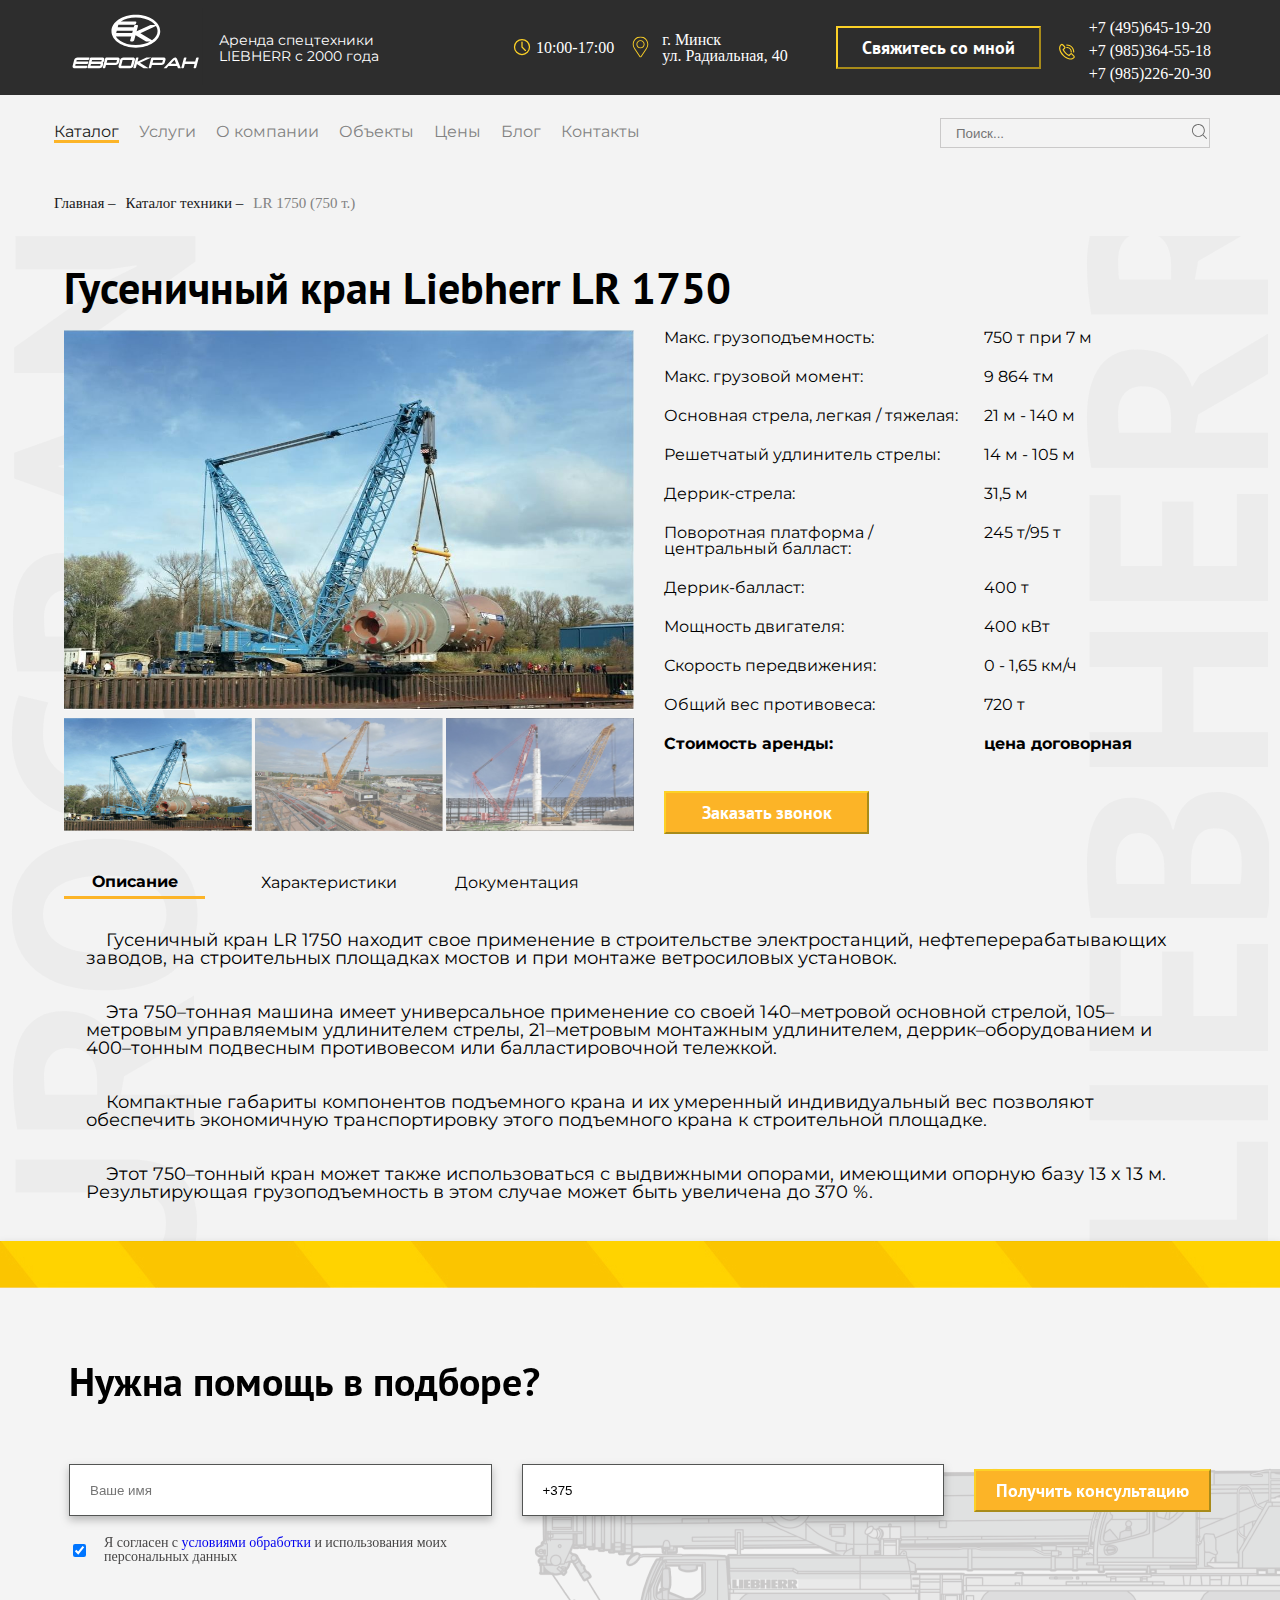
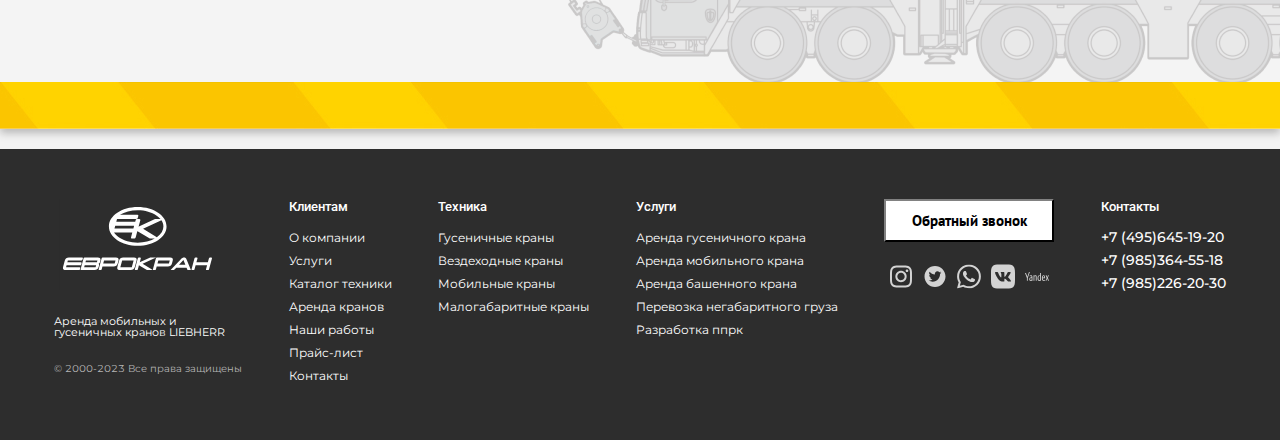
<file: pages/catalog/lr-1750.html>
<!DOCTYPE html>
<html lang="ru">
<head>
    <meta charset="UTF-8">
    <meta name="viewport" content="width=device-width, user-scalable=no, initial-scale=1.0, maximum-scale=1.0, minimum-scale=1.0">
    <meta http-equiv="X-UA-Compatible" content="IE=edge"/>
    <meta http-equiv="cleartype" content="on"/>
    <meta name="HandheldFriendly" content="True"/>
    <meta name="format-detection" content="telephone=no"/>
    <meta name="format-detection" content="address=no"/>
    <meta name="x-rim-auto-match" content="none" forua="true">
    <title>Кран LR 1750</title>
    <link rel="stylesheet" type="text/css" href="../../css/reset.css">
    <link rel="stylesheet" type="text/css" href="../../css/styles.css">
    <link rel="stylesheet" type="text/css" href="../../css/header-footer.css">
    <link rel="stylesheet" type="text/css" href="../../css/product_LR_1750.css">
    <link rel="apple-touch-icon" sizes="144x144" href="../../images/favicon/apple-touch-icon.png">
    <link rel="icon" type="image/png" sizes="32x32" href="../../images/favicon/favicon-32x32.png">
    <link rel="icon" type="image/png" sizes="16x16" href="../../images/favicon/favicon-16x16.png">
    <link rel="mask-icon" href="../../images/favicon/safari-pinned-tab.svg" color="#47a3bd">
    <meta name="msapplication-TileColor" content="#2d323a">
    <meta name="theme-color" content="#ffffff">
  
</head>
<body>

    <div class="header">
        <div class="container head">
          <div class="logo">
                <div class="img_logo"><a href="../../index.html">
                  <svg width="133" height="77" viewBox="0 0 133 77" fill="none" xmlns="http://www.w3.org/2000/svg">
                  <rect width="132.904" height="77" fill="#2D2D2D"/>
                  <path d="M5.64335 56.061L5.20462 57.7026L16.6829 57.6924C17.0911 57.6924 17.2951 57.8453 17.2951 58.1512C17.2951 58.226 17.2815 58.311 17.2543 58.4062L16.9686 59.4258C16.8462 59.9016 16.5333 60.1396 16.0299 60.1396H4.80671C3.31708 60.1396 2.57227 59.5618 2.57227 58.4062C2.57227 58.1071 2.62328 57.7672 2.72531 57.3865L4.0925 52.2882C4.58224 50.4529 5.76579 49.5352 7.64313 49.5352H18.8868C19.2881 49.5352 19.4887 49.6847 19.4887 49.9838C19.4887 50.0586 19.4751 50.1436 19.4479 50.2387L19.1622 51.2686C19.033 51.7444 18.7167 51.9823 18.2134 51.9823H6.72486L6.28614 53.6138H17.7746C18.1828 53.6138 18.3868 53.7667 18.3868 54.0726C18.3868 54.1474 18.3732 54.2324 18.346 54.3275L18.0807 55.3472C17.9515 55.823 17.6318 56.061 17.1217 56.061H5.64335Z" fill="white"/>
                  <path d="M22.0599 51.9721L21.611 53.6138H31.2935L31.7425 51.9823L22.0599 51.9721ZM20.9682 56.061L20.5192 57.6924H30.2018L30.6508 56.061H20.9682ZM19.9683 50.2489C20.0907 49.7731 20.4104 49.5352 20.9274 49.5352H32.1404C33.6232 49.5352 34.3646 50.113 34.3646 51.2686C34.3646 51.5677 34.3136 51.9076 34.2116 52.2882L34.0789 52.7981C33.7797 53.8925 33.3307 54.5723 32.7322 54.8374C33.011 55.0005 33.1505 55.3132 33.1505 55.7755C33.1505 56.0813 33.0927 56.4484 32.977 56.8767L32.8342 57.3865C32.3444 59.2219 31.1643 60.1396 29.2938 60.1396H18.0807C17.6726 60.1328 17.4686 59.9764 17.4686 59.6705C17.4686 59.5957 17.4788 59.5142 17.4992 59.4258L19.9683 50.2489Z" fill="white"/>
                  <path d="M37.3643 51.9721L36.6399 54.6334H46.3225L47.0469 51.9823L37.3643 51.9721ZM35.2727 50.2489C35.4019 49.7731 35.7182 49.5352 36.2216 49.5352H47.4448C48.9276 49.5352 49.669 50.113 49.669 51.2686C49.669 51.5677 49.618 51.9076 49.516 52.2882L48.9548 54.3275C48.4651 56.1629 47.285 57.0806 45.4144 57.0806H35.9869L35.3543 59.4258C35.2319 59.9016 34.9156 60.1396 34.4054 60.1396H33.3851C32.977 60.1396 32.773 59.9832 32.773 59.6705C32.773 59.6025 32.7832 59.521 32.8036 59.4258L35.2727 50.2489Z" fill="white"/>
                  <path d="M52.6687 51.9721L51.1383 57.6924L60.8209 57.7026L62.3615 51.9823L52.6687 51.9721ZM62.7492 49.5352C64.232 49.5352 64.9735 50.113 64.9735 51.2686C64.9735 51.5677 64.9224 51.9076 64.8204 52.2882L63.4532 57.3865C62.9635 59.2219 61.7833 60.1396 59.9128 60.1396H50.7301C49.2473 60.1396 48.5059 59.5618 48.5059 58.4062C48.5059 58.1071 48.5569 57.7672 48.659 57.3865L50.0261 52.2882C50.5159 50.4529 51.6994 49.5352 53.5768 49.5352H62.7492Z" fill="white"/>
                  <path d="M66.8202 56.2343L65.9631 59.4258C65.8407 59.9016 65.5244 60.1396 65.0143 60.1396H63.994C63.5859 60.1396 63.3818 59.9832 63.3818 59.6705C63.3818 59.6025 63.392 59.521 63.4124 59.4258L65.8713 50.2591C66.0074 49.7833 66.327 49.5454 66.8304 49.5454H67.8507C68.2588 49.5454 68.4629 49.6983 68.4629 50.0042C68.4629 50.079 68.4493 50.164 68.422 50.2591L67.5752 53.4404C67.5344 53.4744 67.514 53.5016 67.514 53.522V53.5322C67.514 53.539 67.5174 53.5424 67.5242 53.5424C67.5854 53.5424 67.7316 53.4914 67.9629 53.3895L76.4518 49.5352H81.4512L69.9525 54.8374L78.6148 60.1396H73.6153L67.1875 56.2853C67.0106 56.1833 66.8916 56.1323 66.8304 56.1323C66.8168 56.1323 66.8066 56.1391 66.7998 56.1527C66.7998 56.1731 66.8066 56.2003 66.8202 56.2343Z" fill="white"/>
                  <path d="M83.2775 51.9721L82.5531 54.6334H92.2357L92.9601 51.9823L83.2775 51.9721ZM81.1859 50.2489C81.3152 49.7731 81.6314 49.5352 82.1348 49.5352H93.358C94.8409 49.5352 95.5823 50.113 95.5823 51.2686C95.5823 51.5677 95.5313 51.9076 95.4292 52.2882L94.8681 54.3275C94.3783 56.1629 93.1982 57.0806 91.3277 57.0806H81.9001L81.2675 59.4258C81.1451 59.9016 80.8288 60.1396 80.3187 60.1396H79.2984C78.8903 60.1396 78.6862 59.9832 78.6862 59.6705C78.6862 59.6025 78.6964 59.521 78.7168 59.4258L81.1859 50.2489Z" fill="white"/>
                  <path d="M98.4595 58.1003L96.5414 60.1396H93.6641L102.143 51.1768C103.156 50.0824 104.139 49.5352 105.091 49.5352C106.044 49.5352 106.741 50.0824 107.183 51.1768L110.846 60.1396H107.969L107.132 58.1003H98.4595ZM106.132 55.6531L104.52 51.6968L100.786 55.6531H106.132Z" fill="white"/>
                  <path d="M114.835 56.061L113.927 59.4258C113.805 59.9016 113.488 60.1396 112.978 60.1396H111.958C111.55 60.1396 111.346 59.9832 111.346 59.6705C111.346 59.6025 111.356 59.521 111.376 59.4258L113.886 50.045H113.897C113.985 49.7051 114.284 49.5352 114.794 49.5352H115.815C116.223 49.5352 116.427 49.6915 116.427 50.0042C116.427 50.0722 116.417 50.1538 116.396 50.2489L115.488 53.6138H125.181L126.14 50.045H126.15C126.239 49.7051 126.538 49.5352 127.048 49.5352H128.068C128.477 49.5352 128.681 49.6915 128.681 50.0042C128.681 50.0722 128.67 50.1538 128.65 50.2489L126.181 59.4258C126.058 59.9016 125.742 60.1396 125.232 60.1396H124.212C123.804 60.1396 123.6 59.9832 123.6 59.6705C123.6 59.6025 123.61 59.521 123.63 59.4258L124.538 56.061H114.835Z" fill="white"/>
                  <path fill-rule="evenodd" clip-rule="evenodd" d="M90.2325 23.2463C90.2325 32.2966 79.318 39.6332 65.8543 39.6332C52.3906 39.6332 41.4761 32.2966 41.4761 23.2463C41.4761 14.1961 52.3906 6.85938 65.8543 6.85938C79.318 6.85938 90.2325 14.1961 90.2325 23.2463ZM80.2718 33.4547H76.0685L66.0696 27.4601C65.7945 27.3015 65.6093 27.2222 65.5141 27.2222C65.4929 27.2222 65.4771 27.2328 65.4665 27.2539C65.4665 27.2857 65.4771 27.3279 65.4982 27.3808L64.165 32.3446C63.9746 33.0847 63.4826 33.4547 62.689 33.4547H61.1019C60.467 33.4547 60.1496 33.2115 60.1496 32.7252C60.1496 32.6195 60.1655 32.4926 60.1972 32.3446L61.2538 28.4064H45.769C46.7663 29.9273 48.2151 31.3612 50.1007 32.6288C54.0173 35.2614 59.5791 36.9759 65.8543 36.9759C71.4465 36.9759 76.4722 35.6143 80.2718 33.4547ZM50.8026 13.4128C54.6684 11.037 59.9451 9.51671 65.8543 9.51671C72.1295 9.51671 77.6913 11.2312 81.6079 13.8638C83.0215 14.8141 84.1896 15.8578 85.1061 16.9616H80.4807L67.2758 22.9562C66.916 23.1148 66.6886 23.1941 66.5933 23.1941C66.5827 23.1941 66.5775 23.1888 66.5775 23.1783V23.1624C66.5775 23.1307 66.6092 23.0884 66.6727 23.0355L67.99 18.0876C68.0323 17.9396 68.0535 17.8074 68.0535 17.6911C68.0535 17.2154 67.7361 16.9775 67.1012 16.9775H65.5141C64.7311 16.9775 64.2338 17.3475 64.0222 18.0876L63.7292 19.1796H47.7086L48.329 16.8728H64.5754C65.2872 16.8728 65.7345 16.5364 65.9172 15.8637L66.3212 14.4075C66.3597 14.273 66.3789 14.1528 66.3789 14.0471C66.3789 13.6242 66.0952 13.4128 65.5276 13.4128H50.8026ZM85.9114 18.0433L70.3707 25.2082L82.025 32.3406C85.6845 29.7427 87.5731 26.4964 87.5731 23.2463C87.5731 21.4761 87.0128 19.7071 85.9114 18.0433ZM46.7996 22.6396L46.1792 24.9608L62.182 24.9466L62.8009 22.6396H46.7996Z" fill="white"/>
                  </svg></a>
                </div>
                <div class="text"><nobr>Аренда спецтехники <br> LIEBHERR c 2000 года</nobr></div>
          </div>
      
          <div class="information">
              <div class="time bl1"><div class="icon"><a href="../404.html">
                <svg viewBox="0 0 32 32" xmlns="http://www.w3.org/2000/svg"><defs><style>.cls-1{fill: none;}</style></defs><title/><g data-name="Layer 2" id="Layer_2"><path d="M16,29A13,13,0,1,1,29,16,13,13,0,0,1,16,29ZM16,5A11,11,0,1,0,27,16,11,11,0,0,0,16,5Z"/><path d="M21.5,22.5a1,1,0,0,1-.71-.29l-5.5-5.5A1,1,0,0,1,15,16V8a1,1,0,0,1,2,0v7.59l5.21,5.2a1,1,0,0,1,0,1.42A1,1,0,0,1,21.5,22.5Z"/></g>
                  <g id="frame"><rect class="cls-1" height="21" width="21"/></g>
                </svg></div>10:00-17:00</div></a>
      
              <div class="location bl1"><div class="icon"><a href="../../index.html#map">
                <svg width="21" height="22" viewBox="0 0 21 22" fill="none" xmlns="http://www.w3.org/2000/svg">
                  <g clip-path="url(#clip0_3_8257)">
                  <path d="M10.4997 0.5C6.22211 0.5 2.74219 3.97992 2.74219 8.2575C2.74219 9.66571 3.37374 11.1802 3.40021 11.2441C3.60418 11.7283 4.00666 12.4803 4.29688 12.9211L9.61579 20.9802C9.83345 21.3106 10.1556 21.5 10.4997 21.5C10.8438 21.5 11.1659 21.3106 11.3836 20.9807L16.7029 12.9211C16.9936 12.4803 17.3956 11.7283 17.5996 11.2441C17.6261 11.1807 18.2572 9.66617 18.2572 8.2575C18.2572 3.97992 14.7773 0.5 10.4997 0.5ZM16.7582 10.89C16.5761 11.324 16.2014 12.0235 15.9409 12.4187L10.6215 20.4783C10.5166 20.6375 10.4833 20.6375 10.3783 20.4783L5.05894 12.4187C4.79838 12.0235 4.42374 11.3235 4.24167 10.8896C4.23391 10.8709 3.65483 9.47679 3.65483 8.2575C3.65483 4.48325 6.72543 1.41265 10.4997 1.41265C14.2739 1.41265 17.3445 4.48325 17.3445 8.2575C17.3445 9.47862 16.7641 10.8763 16.7582 10.89Z" fill="#FCD127"/>
                  <path d="M10.4995 4.15137C8.23476 4.15137 6.39258 5.994 6.39258 8.25828C6.39258 10.5226 8.23476 12.3652 10.4995 12.3652C12.7642 12.3652 14.6064 10.5226 14.6064 8.25828C14.6064 5.994 12.7642 4.15137 10.4995 4.15137ZM10.4995 11.4525C8.73854 11.4525 7.30523 10.0197 7.30523 8.25828C7.30523 6.49687 8.73854 5.06401 10.4995 5.06401C12.2604 5.06401 13.6938 6.49687 13.6938 8.25828C13.6938 10.0197 12.2604 11.4525 10.4995 11.4525Z" fill="#FCD127"/>
                  </g>
                  <defs>
                  <clipPath id="clip0_3_8257">
                  <rect width="21" height="21" fill="white" transform="translate(0 0.5)"/>
                  </clipPath>
                  </defs>
                </svg></div><nobr> г. Минск <br>
                    ул. Радиальная, 40</nobr>
              </div></a>
      
              
              <div class="button"><button id="submit-at" class="form-at-btn"> <h4>Свяжитесь со мной</h4></button></div>
      
              <div class="number bl1"><div class="icon"><svg viewBox="0 0 512 512" xmlns="http://www.w3.org/2000/svg"><title/><g data-name="1" id="_1"><path d="M348.73,450.06a198.63,198.63,0,0,1-46.4-5.85c-52.43-12.65-106.42-44.74-152-90.36s-77.71-99.62-90.36-152C46.65,146.75,56.15,99.61,86.69,69.07l8.72-8.72a42.2,42.2,0,0,1,59.62,0l50.11,50.1a42.18,42.18,0,0,1,0,59.62l-29.6,29.59c14.19,24.9,33.49,49.82,56.3,72.63s47.75,42.12,72.64,56.31L334.07,299a42.15,42.15,0,0,1,59.62,0l50.1,50.1a42.16,42.16,0,0,1,0,59.61l-8.73,8.72C413.53,439,383.73,450.06,348.73,450.06ZM125.22,78a12,12,0,0,0-8.59,3.56l-8.73,8.72c-22.87,22.87-29.55,60-18.81,104.49,11.37,47.13,40.64,96.1,82.41,137.86s90.73,71,137.87,82.41c44.5,10.74,81.61,4.06,104.48-18.81l8.72-8.72a12.16,12.16,0,0,0,0-17.19l-50.09-50.1a12.16,12.16,0,0,0-17.19,0l-37.51,37.51a15,15,0,0,1-17.5,2.72c-30.75-15.9-61.75-39.05-89.65-66.95s-51-58.88-66.94-89.63a15,15,0,0,1,2.71-17.5l37.52-37.51a12.16,12.16,0,0,0,0-17.19l-50.1-50.11A12.07,12.07,0,0,0,125.22,78Z"/><path d="M364.75,269.73a15,15,0,0,1-15-15,99.37,99.37,0,0,0-99.25-99.26,15,15,0,0,1,0-30c71.27,0,129.25,58,129.25,129.26A15,15,0,0,1,364.75,269.73Z"/><path d="M428.15,269.73a15,15,0,0,1-15-15c0-89.69-73-162.66-162.65-162.66a15,15,0,0,1,0-30c106.23,0,192.65,86.43,192.65,192.66A15,15,0,0,1,428.15,269.73Z"/></g></svg> </div>
                  <ul>
                      <li><a href="tel:+74956451920">+7 (495)645-19-20</a></li>
                      <li><a href="tel:+79853645518">+7 (985)364-55-18</a></li>
                      <li><a href="tel:+79852262030">+7 (985)226-20-30</a></li>
                  </ul>
              </div>
          </div>
        </div>
    </div>
      

      
    <div class="nav">
        <div class="container">
          <nav id="nav" class="nav">
            <ul class="nav-list">
              <li class="nav-items drop"><a href="../catalog.html" class="nav-link">Каталог</a></li>
              <li class="nav-items"><a href="../404.html" class="nav-link">Услуги</a></li>
              <li class="nav-items"><a href="../404.html" class="nav-link">О компании</a></li>
              <li class="nav-items"><a href="../404.html" class="nav-link">Объекты</a></li>
              <li class="nav-items"><a href="../404.html" class="nav-link">Цены</a></li>
              <li class="nav-items"><a href="../404.html" class="nav-link">Блог</a></li>
              <li class="nav-items"><a href="../404.html" class="nav-link">Контакты</a></li>
            </ul>
            <button id="nav-btn" class="nav-button">
              <img id="nav-btn-img" src="../../images/icons/menu.svg" alt="Nav button">
            </button>
          </nav>
      
      
      
      
          <div class="search">
            <div class="d7">
              <form method="get" action="https://fe.it-academy.by/TestForm.php">
                <input type="search" name="search" placeholder="Поиск..." required>
                <button class="search" type="submit"></button>
              </form>
            </div>
          </div>
        </div>
    </div>
      
    <div class="breadcrumb">
        <div class="container">
            <div class="bx-breadcrumb">
                    <a href="../../index.html" title="Главная">Главная 	&#8211; </a>
                    <a href="../catalog.html" title="Каталог техники">Каталог техники  &#8211;</a>
                    <span>LR 1750 (750 т.)</span>
            </div>
        </div>
    </div>

    <div class="product">
        <div class="container">
            <h1>Гусеничный кран Liebherr LR 1750</h1>
            <div class="info">
                <div class="product_img">
                    <div class="product_slide">
                        <img src="../../images/machines/Liebherr_LR_1750/Liebherr_LR_1750_1.JPG" style="width:100%">
                    </div>
    
                    <div class="product_slide">
                        <img src="../../images/machines/Liebherr_LR_1750/Liebherr_LR_1750_2.JPG" style="width:100%">
                    </div>
    
                    <div class="product_slide">
                        <img src="../../images/machines/Liebherr_LR_1750/Liebherr_LR_1750_3.JPG" style="width:100%">
                    </div>
                    <div class="row">
                        <div class="column">
                            <img class="demo cursor" src="../../images/machines/Liebherr_LR_1750/Liebherr_LR_1750_1.JPG" style="width:100%"
                                onclick="currentSlide(1)" alt="The Woods">
                        </div>
                        <div class="column">
                            <img class="demo cursor" src="../../images/machines/Liebherr_LR_1750/Liebherr_LR_1750_2.JPG" style="width:100%"
                                onclick="currentSlide(2)" alt="Cinque Terre">
                        </div>
                        <div class="column">
                            <img class="demo cursor" src="../../images/machines/Liebherr_LR_1750/Liebherr_LR_1750_3.JPG" style="width:100%"
                                onclick="currentSlide(3)" alt="Mountains and fjords">
                        </div>
                    </div>
                </div>
    
    
                <div class="product_info">
                    <h6><span>Макс. грузоподъемность:</span><span>750 т при 7 м</span></h6>
                    <h6><span>Макс. грузовой момент:</span><span>9 864 тм</span></h6>
                    <h6><span>Основная стрела, легкая / тяжелая:</span><span>21 м - 140 м</span></h6>
                    <h6><span>Решетчатый удлинитель стрелы:</span><span>14 м - 105 м</span></h6>
                    <h6><span>Деррик-стрела:</span><span>31,5 м</span></h6>
                    <h6><span>Поворотная платформа / центральный балласт:</span><span>245 т/95 т</span></h6>
                    <h6><span>Деррик-балласт:</span><span>400 т</span></h6>
                    <h6><span>Мощность двигателя:</span><span>400 кВт</span></h6>
                    <h6><span>Скорость передвижения:</span><span>0 - 1,65 км/ч</span></h6>
                    <h6><span>Общий вес противовеса:</span><span>720 т</span></h6>
    
                    <h6><strong>Стоимость аренды:</strong><strong>цена договорная</strong></h6>
    
                    <button id="submit-ato" class="form-at-btn one">
                        <h4>Заказать звонок</h4>
                    </button>
                </div>
    
                <div class="hidden">
                    <h6><strong>Стоимость аренды:</strong><strong>цена договорная</strong></h6>
                    <button id="submit-attr" class="form-at-btn one">
                        <h4>Заказать звонок</h4>
                    </button>
                </div>
    
            </div>
            <div class="tab">
                <button id="defaultOpen" class="tablinks" onclick="openinfo(event, 'Description')">Описание</button>
                <button class="tablinks" onclick="openinfo(event, 'Characteristics')">Характеристики</button>
                <button class="tablinks" onclick="openinfo(event, 'Documentation')">Документация</button>
            </div>
    
            <!-- Tab content -->
            <div id="Description" class="tabcontent">
                <h6>
                    <p>Гусеничный кран LR 1750 находит свое применение в строительстве электростанций, нефтеперерабатывающих
                        заводов, на строительных площадках мостов и при монтаже ветросиловых установок. </p>
                    <p>Эта 750&#8211;тонная машина имеет универсальное применение со своей 140&#8211;метровой основной
                        стрелой, 105&#8211;метровым управляемым удлинителем стрелы, 21&#8211;метровым монтажным удлинителем,
                        деррик&#8211;оборудованием и 400&#8211;тонным подвесным противовесом или балластировочной тележкой.
                    </p>
                    <p>Компактные габариты компонентов подъемного крана и их умеренный индивидуальный вес позволяют
                        обеспечить экономичную транспортировку этого подъемного крана к строительной площадке. </p>
                    <p>Этот 750&#8211;тонный кран может также использоваться с выдвижными опорами, имеющими опорную базу 13
                        x 13 м. Результирующая грузоподъемность в этом случае может быть увеличена до 370 &#37;.</p>
                </h6>
            </div>
    
            <div id="Characteristics" class="tabcontent">
                <div class="product_info">
                    <h6><span>Макс. грузоподъемность:</span><span>750 т при 7 м</span></h6>
                    <h6><span>Макс. грузовой момент:</span><span>9 864 тм</span></h6>
                    <h6><span>Основная стрела, легкая / тяжелая:</span><span>21 м - 140 м</span></h6>
                    <h6><span>Решетчатый удлинитель стрелы:</span><span>14 м - 105 м</span></h6>
                    <h6><span>Деррик-стрела:</span><span>31,5 м</span></h6>
                    <h6><span>Поворотная платформа / центральный балласт:</span><span>245 т/95 т</span></h6>
                    <h6><span>Деррик-балласт:</span><span>400 т</span></h6>
                    <h6><span>Мощность двигателя:</span><span>400 кВт</span></h6>
                    <h6><span>Скорость передвижения:</span><span>0 - 1,65 км/ч</span></h6>
                    <h6><span>Общий вес противовеса:</span><span>720 т</span></h6>
                    <h6><strong>Стоимость аренды:</strong><strong>цена договорная</strong></h6>
                </div>
            </div>
    
            <div id="Documentation" class="tabcontent">
                <a href="/files/Documentation_LR_1750.pdf" target="_blank"><img
                        src="../../images/machines/Liebherr_LR_1750/Documentation_LR_1750.jpg" alt="Documentation"></a>
                <a href="/files/Documentation_LR_1750.pdf" download>
                    <h6>Скачать 2 МБ</h6>
                </a>
            </div>
    
        </div>
    </div>


    <div id="myModal" class="modal">
        <div class="modal-content">
          <span class="close">&times;</span>
          <div class="text">
            <h3>Арендовать спецтехнику</h3>
            <h6>Оставьте заявку на звонок и мы ответим на все ваши вопросы в самое ближайшее время</h6>
            <form action="https://fe.it-academy.by/TestForm.php" method="post">
      
              <div class="info">
                <input type="text" name="user_name" pattern="^[А-Яа-яЁё\s]+$" placeholder="Ваше имя" value="" required>
                <input type="tel" name="user_telephone" name="user_phone" pattern="[0-9-+]{5,15}" placeholder="Ваш телефон*"
                  value="+375" required>
                <input type="email" name="user_email" pattern="[a-z0-9._%+-]+@[a-z0-9.-]+\.[a-z]{2,4}$" placeholder="Ваша почта">
              </div>
              <div class="checkbox">
                <input type="checkbox" name="checkbox" checked="checked" required><span>Я согласен <a
                    href="https://www.w3docs.com/privacy-policy" target="_blank">с условиями обработки</a> и использования моих персональных
                  данных</span>
              </div>
              <button type="submit" href="/">Оставить заявку</button>
            </form>
          </div>
        </div>
    </div>

    <div class="help__telephone">
        <div class="container">
      
          <div data-aos="fade-up" data-aos-anchor-placement="top-bottom" class="help-title">
            <h2>Нужна помощь в подборе?</h2>
          </div>
      
      
          <form method="POST" action="https://fe.it-academy.by/TestForm.php">
      
            <div class="row">
      
              <input type="text" name="user_name" pattern="^[А-Яа-яЁё\s]+$" placeholder="Ваше имя" value="" required>
      
              <input type="tel" name="user_phone" pattern="[0-9-+]{5,15}" placeholder="Ваш телефон*" value="+375" required>
      
              <button class="form-at-btn two">
                <h4>Получить консультацию</h4>
              </button>
      
            </div>
      
            <label class="checkbox">
              <input type="checkbox" checked="checked" required>
              <div class="input"></div><span>Я согласен с <a href="https://www.w3docs.com/privacy-policy" target="_blank"> условиями обработки
                </a> и использования моих персональных данных</span>
            </label>
      
      
          </form>
        </div>
    </div>

    <!-- page_up -->
    <button class="btn-up btn-up_hide" title="Go_to_top">&#129081;</button>

   <footer>
    <div class="container">
      <div class="row">
        <div class="footer__logo">
          <a href="../../index.html">
            <svg width="133" height="77" viewBox="0 0 133 77" fill="none" xmlns="http://www.w3.org/2000/svg">
            <rect width="132.904" height="77" fill="#2D2D2D"/>
            <path d="M5.64335 56.061L5.20462 57.7026L16.6829 57.6924C17.0911 57.6924 17.2951 57.8453 17.2951 58.1512C17.2951 58.226 17.2815 58.311 17.2543 58.4062L16.9686 59.4258C16.8462 59.9016 16.5333 60.1396 16.0299 60.1396H4.80671C3.31708 60.1396 2.57227 59.5618 2.57227 58.4062C2.57227 58.1071 2.62328 57.7672 2.72531 57.3865L4.0925 52.2882C4.58224 50.4529 5.76579 49.5352 7.64313 49.5352H18.8868C19.2881 49.5352 19.4887 49.6847 19.4887 49.9838C19.4887 50.0586 19.4751 50.1436 19.4479 50.2387L19.1622 51.2686C19.033 51.7444 18.7167 51.9823 18.2134 51.9823H6.72486L6.28614 53.6138H17.7746C18.1828 53.6138 18.3868 53.7667 18.3868 54.0726C18.3868 54.1474 18.3732 54.2324 18.346 54.3275L18.0807 55.3472C17.9515 55.823 17.6318 56.061 17.1217 56.061H5.64335Z" fill="white"/>
            <path d="M22.0599 51.9721L21.611 53.6138H31.2935L31.7425 51.9823L22.0599 51.9721ZM20.9682 56.061L20.5192 57.6924H30.2018L30.6508 56.061H20.9682ZM19.9683 50.2489C20.0907 49.7731 20.4104 49.5352 20.9274 49.5352H32.1404C33.6232 49.5352 34.3646 50.113 34.3646 51.2686C34.3646 51.5677 34.3136 51.9076 34.2116 52.2882L34.0789 52.7981C33.7797 53.8925 33.3307 54.5723 32.7322 54.8374C33.011 55.0005 33.1505 55.3132 33.1505 55.7755C33.1505 56.0813 33.0927 56.4484 32.977 56.8767L32.8342 57.3865C32.3444 59.2219 31.1643 60.1396 29.2938 60.1396H18.0807C17.6726 60.1328 17.4686 59.9764 17.4686 59.6705C17.4686 59.5957 17.4788 59.5142 17.4992 59.4258L19.9683 50.2489Z" fill="white"/>
            <path d="M37.3643 51.9721L36.6399 54.6334H46.3225L47.0469 51.9823L37.3643 51.9721ZM35.2727 50.2489C35.4019 49.7731 35.7182 49.5352 36.2216 49.5352H47.4448C48.9276 49.5352 49.669 50.113 49.669 51.2686C49.669 51.5677 49.618 51.9076 49.516 52.2882L48.9548 54.3275C48.4651 56.1629 47.285 57.0806 45.4144 57.0806H35.9869L35.3543 59.4258C35.2319 59.9016 34.9156 60.1396 34.4054 60.1396H33.3851C32.977 60.1396 32.773 59.9832 32.773 59.6705C32.773 59.6025 32.7832 59.521 32.8036 59.4258L35.2727 50.2489Z" fill="white"/>
            <path d="M52.6687 51.9721L51.1383 57.6924L60.8209 57.7026L62.3615 51.9823L52.6687 51.9721ZM62.7492 49.5352C64.232 49.5352 64.9735 50.113 64.9735 51.2686C64.9735 51.5677 64.9224 51.9076 64.8204 52.2882L63.4532 57.3865C62.9635 59.2219 61.7833 60.1396 59.9128 60.1396H50.7301C49.2473 60.1396 48.5059 59.5618 48.5059 58.4062C48.5059 58.1071 48.5569 57.7672 48.659 57.3865L50.0261 52.2882C50.5159 50.4529 51.6994 49.5352 53.5768 49.5352H62.7492Z" fill="white"/>
            <path d="M66.8202 56.2343L65.9631 59.4258C65.8407 59.9016 65.5244 60.1396 65.0143 60.1396H63.994C63.5859 60.1396 63.3818 59.9832 63.3818 59.6705C63.3818 59.6025 63.392 59.521 63.4124 59.4258L65.8713 50.2591C66.0074 49.7833 66.327 49.5454 66.8304 49.5454H67.8507C68.2588 49.5454 68.4629 49.6983 68.4629 50.0042C68.4629 50.079 68.4493 50.164 68.422 50.2591L67.5752 53.4404C67.5344 53.4744 67.514 53.5016 67.514 53.522V53.5322C67.514 53.539 67.5174 53.5424 67.5242 53.5424C67.5854 53.5424 67.7316 53.4914 67.9629 53.3895L76.4518 49.5352H81.4512L69.9525 54.8374L78.6148 60.1396H73.6153L67.1875 56.2853C67.0106 56.1833 66.8916 56.1323 66.8304 56.1323C66.8168 56.1323 66.8066 56.1391 66.7998 56.1527C66.7998 56.1731 66.8066 56.2003 66.8202 56.2343Z" fill="white"/>
            <path d="M83.2775 51.9721L82.5531 54.6334H92.2357L92.9601 51.9823L83.2775 51.9721ZM81.1859 50.2489C81.3152 49.7731 81.6314 49.5352 82.1348 49.5352H93.358C94.8409 49.5352 95.5823 50.113 95.5823 51.2686C95.5823 51.5677 95.5313 51.9076 95.4292 52.2882L94.8681 54.3275C94.3783 56.1629 93.1982 57.0806 91.3277 57.0806H81.9001L81.2675 59.4258C81.1451 59.9016 80.8288 60.1396 80.3187 60.1396H79.2984C78.8903 60.1396 78.6862 59.9832 78.6862 59.6705C78.6862 59.6025 78.6964 59.521 78.7168 59.4258L81.1859 50.2489Z" fill="white"/>
            <path d="M98.4595 58.1003L96.5414 60.1396H93.6641L102.143 51.1768C103.156 50.0824 104.139 49.5352 105.091 49.5352C106.044 49.5352 106.741 50.0824 107.183 51.1768L110.846 60.1396H107.969L107.132 58.1003H98.4595ZM106.132 55.6531L104.52 51.6968L100.786 55.6531H106.132Z" fill="white"/>
            <path d="M114.835 56.061L113.927 59.4258C113.805 59.9016 113.488 60.1396 112.978 60.1396H111.958C111.55 60.1396 111.346 59.9832 111.346 59.6705C111.346 59.6025 111.356 59.521 111.376 59.4258L113.886 50.045H113.897C113.985 49.7051 114.284 49.5352 114.794 49.5352H115.815C116.223 49.5352 116.427 49.6915 116.427 50.0042C116.427 50.0722 116.417 50.1538 116.396 50.2489L115.488 53.6138H125.181L126.14 50.045H126.15C126.239 49.7051 126.538 49.5352 127.048 49.5352H128.068C128.477 49.5352 128.681 49.6915 128.681 50.0042C128.681 50.0722 128.67 50.1538 128.65 50.2489L126.181 59.4258C126.058 59.9016 125.742 60.1396 125.232 60.1396H124.212C123.804 60.1396 123.6 59.9832 123.6 59.6705C123.6 59.6025 123.61 59.521 123.63 59.4258L124.538 56.061H114.835Z" fill="white"/>
            <path fill-rule="evenodd" clip-rule="evenodd" d="M90.2325 23.2463C90.2325 32.2966 79.318 39.6332 65.8543 39.6332C52.3906 39.6332 41.4761 32.2966 41.4761 23.2463C41.4761 14.1961 52.3906 6.85938 65.8543 6.85938C79.318 6.85938 90.2325 14.1961 90.2325 23.2463ZM80.2718 33.4547H76.0685L66.0696 27.4601C65.7945 27.3015 65.6093 27.2222 65.5141 27.2222C65.4929 27.2222 65.4771 27.2328 65.4665 27.2539C65.4665 27.2857 65.4771 27.3279 65.4982 27.3808L64.165 32.3446C63.9746 33.0847 63.4826 33.4547 62.689 33.4547H61.1019C60.467 33.4547 60.1496 33.2115 60.1496 32.7252C60.1496 32.6195 60.1655 32.4926 60.1972 32.3446L61.2538 28.4064H45.769C46.7663 29.9273 48.2151 31.3612 50.1007 32.6288C54.0173 35.2614 59.5791 36.9759 65.8543 36.9759C71.4465 36.9759 76.4722 35.6143 80.2718 33.4547ZM50.8026 13.4128C54.6684 11.037 59.9451 9.51671 65.8543 9.51671C72.1295 9.51671 77.6913 11.2312 81.6079 13.8638C83.0215 14.8141 84.1896 15.8578 85.1061 16.9616H80.4807L67.2758 22.9562C66.916 23.1148 66.6886 23.1941 66.5933 23.1941C66.5827 23.1941 66.5775 23.1888 66.5775 23.1783V23.1624C66.5775 23.1307 66.6092 23.0884 66.6727 23.0355L67.99 18.0876C68.0323 17.9396 68.0535 17.8074 68.0535 17.6911C68.0535 17.2154 67.7361 16.9775 67.1012 16.9775H65.5141C64.7311 16.9775 64.2338 17.3475 64.0222 18.0876L63.7292 19.1796H47.7086L48.329 16.8728H64.5754C65.2872 16.8728 65.7345 16.5364 65.9172 15.8637L66.3212 14.4075C66.3597 14.273 66.3789 14.1528 66.3789 14.0471C66.3789 13.6242 66.0952 13.4128 65.5276 13.4128H50.8026ZM85.9114 18.0433L70.3707 25.2082L82.025 32.3406C85.6845 29.7427 87.5731 26.4964 87.5731 23.2463C87.5731 21.4761 87.0128 19.7071 85.9114 18.0433ZM46.7996 22.6396L46.1792 24.9608L62.182 24.9466L62.8009 22.6396H46.7996Z" fill="white"/>
            </svg></a>
          <p>Аренда мобильных и <br> гусеничных кранов LIEBHERR</p>
          <b>© 2000-2023 Все права защищены</b>
        </div>
        <div class="footer__item">
          <h3>Клиентам</h3>
          <ul>
            <li><a href="../404.html">О компании</a></li>
            <li><a href="../404.html">Услуги</a></li>
            <li><a href="../catalog.html">Каталог техники</a></li>
            <li><a href="../404.html">Аренда кранов</a></li>
            <li><a href="../404.html">Наши работы</a></li>
            <li><a href="../404.html">Прайс-лист</a></li>
            <li><a href="../404.html">Контакты</a></li>
          </ul>
        </div>
        <div class="footer__item">
          <h3>Техника</h3>
          <ul>
            <li><a href="../catalog.html">Гусеничные краны</a>
            </li>
            <li><a href="../catalog.html">Вездеходные краны</a>
            </li>
            <li><a href="../catalog.html">Мобильные краны</a></li>
            <li><a href="../catalog.html">Малогабаритные краны</a></li>
          </ul>
        </div>
        <div class="footer__item2">
          <h3>Услуги</h3>
          <ul>
            <li><a href="../catalog.html">Аренда гусеничного крана</a></li>
            <li><a href="../catalog.html">Аренда мобильного крана</a></li>
            <li><a href="../catalog.html">Аренда башенного крана</a></li>
            <li><a href="../404.html">Перевозка негабаритного
                груза</a></li>
            <li><a href="../404.html">Разработка ппрк</a></li>
          </ul>
        </div>
        <div class="footer__actions">
          <button id="submit-att" class="form-at-btn one">
            <h4>Обратный звонок</h4>
          </button>
          <ul>
            <li><a href="https://www.instagram.com/" target="_blank"><img src="../../images/icons/insta.svg"></a></li>
            <li><a href="https://twitter.com/" target="_blank"><img src="../../images/icons/twitter.svg"></a></li>
            <li><a href="https://wa.me/79852262030" target="_blank"><img src="../../images/icons/whatsapp.svg"></a></li>
            <li><a href="https://vk.com/" target="_blank"><img src="../../images/icons/vk.svg"></a></li>
            <li><a href="https://yandex.ru/" target="_blank"><img src="../../images/icons/yandex.svg"></a></li>
          </ul>
        </div>
        <div class="footer__contacts">
          <h3>Контакты</h3>
          <ul>
            <li><a href="tel:+74956451920">+7 (495)645-19-20</a></li>
            <li><a href="tel:+79853645518">+7 (985)364-55-18</a></li>
            <li><a href="tel:+79852262030">+7 (985)226-20-30</a> </li>
          </ul>
        </div>
      </div>
    </div>
  </footer>
  
      <script src="../../js/product.js"></script>
      <script type="text/javascript" src="../../js/java.js"></script>
</body>
</html>
</file>
<file: css/header-footer.css>
body {
  min-width: 330px;
  background-color: #F3F3F3;
  scrollbar-color: #333333 #747272; 
  /* «цвет ползунка» «цвет полосы скроллбара» */
  scrollbar-width: thin; 
  /* толщина для firefox */

  /* адаптация для кроссбаузерности  */
  font-size: 100%;
  overflow-x: hidden;

}

textarea{
        resize: none;
}
::-webkit-scrollbar {
  width: 13px; /* ширина для вертикального скролла */
  height: 7px; /* высота для горизонтального скролла */
  background-color: #747272;
}

/* ползунок скроллбара */
::-webkit-scrollbar-thumb {
  background-color: #333333;
}

::-webkit-scrollbar-thumb:hover {
  background-color: #000000;
}

/* Стрелки */

::-webkit-scrollbar-button:vertical:start:decrement {
  width: 0px;
}

::-webkit-scrollbar-button:vertical:end:increment {
  width: 0px;
}

::-webkit-scrollbar-button:horizontal:start:decrement {
  width: 0px;

}

::-webkit-scrollbar-button:horizontal:end:increment {
  width: px;

}
.container {
  max-width: 1172px;
  margin: 0 auto;
}
.container a {
  text-decoration: none;
}
div.header {
  width: 100%;
  height: 95px;
  background-color: #2d2d2d;
  color: #fff;
}
div.header div.container.head {
  display: -webkit-box;
  display: -ms-flexbox;
  display: flex;
  -webkit-box-pack: justify;
      -ms-flex-pack: justify;
          justify-content: space-between;
  -webkit-box-align: center;
      -ms-flex-align: center;
          align-items: center;
  -webkit-box-orient: horizontal;
  -webkit-box-direction: normal;
      -ms-flex-direction: row;
          flex-direction: row;
  height: 95px;
}
div.header div.logo {
  height: 60px;
  display: -webkit-box;
  display: -ms-flexbox;
  display: flex;
  -webkit-box-pack: center;
      -ms-flex-pack: center;
          justify-content: center;
  -webkit-box-align: center;
      -ms-flex-align: center;
          align-items: center;
  -webkit-box-orient: horizontal;
  -webkit-box-direction: normal;
      -ms-flex-direction: row;
          flex-direction: row;
}
div.header div.logo div.img_logo svg {
  width: 133px;
  height: 77px;
  padding-right: 1em;
  padding-left: 1em;
}

div.header div.logo nobr {
  font-size: 14px;
  font-family: Montserrat, sans-serif;
  font-weight: 400;
  color: #fff;
}
div.header div.information {
  height: 60px;
  display: -webkit-box;
  display: -ms-flexbox;
  display: flex;
  -ms-flex-pack: distribute;
      justify-content: space-around;
  -webkit-box-align: center;
      -ms-flex-align: center;
          align-items: center;
  -webkit-box-orient: horizontal;
  -webkit-box-direction: normal;
      -ms-flex-direction: row;
          flex-direction: row;
  -moz-column-gap: 3em;
  -webkit-column-gap: 3em;
          column-gap: 3em;
}
div.header div.information div.number {
  padding-right: 15px;
}
div.header div.information li {
  margin-top: 7px;
}
div.header div.information a {
  text-decoration: none;
  color: inherit;
}
div.header div.information div.information svg {
  fill: #ffbf1d;
  width: 21px;
  height: 21px;
}
div.header div.information div.bl1 {
  display: inline-block;
  position: relative;
}
div.header div.information div.icon {
  width: 20px;
  height: 20px;
  position: absolute;
  left: -1.5em;
}
div.header div.information div.time div.icon {
  top: -0.15em;
}
div.header div.information div.location div.icon {
  top: 0.3em;
  left: -2em;
}
div.header div.information div.number div.icon {
  top: 1.8em;
  left: -2em;
}
button.form-at-btn {
  width: 205px;
  height: 43px;
  background-color: #2d2d2d;
  border-color: #fcd127;
  cursor: pointer;
}

button.form-at-btn:hover{
  -webkit-box-shadow: 1px 1px 15px 2px rgba(255, 191, 29, 0.4);
          box-shadow: 1px 1px 15px 2px rgba(255, 191, 29, 0.4);
}

button.form-at-btn:active  {
  -webkit-box-shadow: inset 0 0 10px 2px rgba(0, 0, 0, 0.15),
  1px 1px 15px 2px rgba(255, 191, 29, 0.1);
          box-shadow: inset 0 0 10px 2px rgba(0, 0, 0, 0.15),
  1px 1px 15px 2px rgba(255, 191, 29, 0.1);
}

button.form-at-btn h4 {
  font-size: 18px;
  color: #fff;
  white-space: nowrap;
}
div.header div.information div.bl1 svg {
  fill: #fcd127;
}


/* nav  */

div.nav {
  width: 100%;
}
div.nav .container {
  display: -webkit-box;
  display: -ms-flexbox;
  display: flex;
  -webkit-box-pack: justify;
      -ms-flex-pack: justify;
          justify-content: space-between;
  -webkit-box-orient: horizontal;
  -webkit-box-direction: normal;
      -ms-flex-direction: row;
          flex-direction: row;
  -webkit-box-align: center;
      -ms-flex-align: center;
          align-items: center;
  height: 76px;
  padding: 0 1em;
}
div.nav .container a.nav-link {
  text-decoration: none;
  color: #828282;
}
div.nav .container a.nav-link:hover  {
color: #2D2D2D;
}

div.nav .container a.nav-link:after {
  display: block; /*превращаем его в блочный элемент*/
  content: ""; /*контента в данном блоке не будет поэтому в кавычках ничего не ставим*/
  height: 3px; /*задаём высоту линии*/
  width: 0%; /*задаём начальную ширину элемента (линии)*/
  background-color: #FCB427; /*цвет фона элемента*/
  -webkit-transition: width 0.4s ease-in-out;
  -o-transition: width 0.4s ease-in-out;
  transition: width 0.4s ease-in-out; /*данное свойство отвечает за плавное изменение ширины. Здесь можно задать время анимации в секундах (в данном случае задано 0.4 секунды)*/
  }

  div.nav .container a.nav-link:hover:after,
  div.nav .container a.nav-link:focus:after {
width: 100%;
}

div.nav .container .nav-list {
  display: -webkit-box;
  display: -ms-flexbox;
  display: flex;
  -moz-column-gap: 20px;
  -webkit-column-gap: 20px;
          column-gap: 20px;
  font-family: Montserrat, sans-serif;
  font-weight: 400;
  font-size: 16px;
}
div.nav .container .nav-button {
  border: none;
  outline: 0;
  background-color: #F3F3F3;
  width: 40px;
  height: 40px;
  cursor: pointer;
  display: none;
}

div.nav div.search form {
  position: relative;
}

div.nav div.search .d7:after {
  content: "";
  clear: both;
  display: table;
}
div.nav div.search .d7 form {
  width: auto;
  float: right;
  margin-right: 1em;
}
div.nav div.search .d7 input {
  width: 270px;
  height: 30px;
  padding-left: 15px;
  border: 1px solid #2d2d2d;
  background: #F3F3F3;
  outline: 0;
  -webkit-transition: 0.4s linear;
  -o-transition: 0.4s linear;
  transition: 0.4s linear;
  border-color: #cac9c9;;
}
div.nav div.search .d7 input:focus {
  width: 300px;
  -webkit-box-shadow: 1px 1px 9px 1px #000;
          box-shadow: 1px 1px 9px 1px #000;
}
div.nav div.search .d7 button {
  width: 15px;
  height: 15px;
  background: 0 0;
  border: none;
  position: absolute;
  top: 5px;
  right: 9px;
  cursor: pointer;
}
div.nav div.search .d7 button:before {
  content: url(../images/icons/seach.svg);
  font-family: FontAwesome;
  color: #324b4e;
}

/* modal */
/* The Modal (background) */
div.modal {
  display: none; /* Hidden by default */
  position: fixed; /* Stay in place */
  z-index: 1; /* Sit on top */
  padding-top: 50px; /* Location of the box */
  left: 0;
  top: 0;
  width: 100%; /* Full width */
  height: 100%; /* Full height */
  overflow: auto; /* Enable scroll if needed */
}

/* Modal Content */
div.modal .modal-content {
  background: rgba(255, 255, 255, 0.2);
  -webkit-backdrop-filter: blur(8px);
          backdrop-filter: blur(8px); 
  height: 700px;
  width:  680px;
  margin: 5vh auto;
  }
  
  div.modal div.text {
    padding-left: calc(50% - 230px);
    padding-top: calc(50% - 270px);
    height: 530px;
    width:  460px;
  }
  div.modal h6{
    font-family: Montserrat, sans-serif;
    font-weight: 400;
    font-size: 16px;
    padding: 30px 0;
  }
  
  /* The Close Button */
  div.modal .close{
    color: #000000;
    float: right;
    font-size: 40px;
    font-weight: bold;
    padding-right: 9px;
    cursor: pointer;
  }
  
  div.modal .close:hover,
  div.modal .close:focus {
    text-decoration: none;
    cursor: pointer;
    color: #3f3f3f;
  }
  
   /* form */
  
  div.modal .info {
    display: -webkit-box;
    display: -ms-flexbox;
    display: flex;
    -webkit-box-orient: vertical;
    -webkit-box-direction: normal;
        -ms-flex-direction: column;
            flex-direction: column;
    }
  div.modal input,
  div.modal select {
    padding: 5px;
    margin-bottom: 30px;
    background: transparent;
    border: none;
    border: 1px solid rgb(0, 0, 0);
    height: 50px;
    }
  div.modal input::-webkit-input-placeholder {
    color: rgb(0, 0, 0);
    }
  div.modal input::-moz-placeholder {
    color: rgb(0, 0, 0);
    }
  div.modal input:-ms-input-placeholder {
    color: rgb(0, 0, 0);
    }
  div.modal input::-ms-input-placeholder {
    color: rgb(0, 0, 0);
    }
  div.modal input::placeholder {
    color: rgb(0, 0, 0);
    }
   div.modal option:focus {
    border: none;
    }
   div.modal option {
    background: black; 
    border: none;
    }

  div.modal .checkbox input {
    margin: -4px 9px 0 0;
    vertical-align: middle;
    }
  div.modal .checkbox a {
    color: #2D2D2D;
    
    }
  
  div.modal .btn-item,
  div.modal button {
    padding: 10px 5px;
    margin-top: 20px;
    border: none;
    background: #FCB427; 
    width: 411px;
    height: 50px;
    text-decoration: none;
    font-size: 18px;
    font-weight: 700;
    color: #fff;
    font-family: 'PT Sans', sans-serif;
    }
   div.modal .btn-item {
    display: inline-block;
    margin: 20px 5px 0;
    }
  div.modal button {
    width: 100%;
    }
  div.modal button:hover,
  div.modal .btn-item:hover {
    cursor: pointer;
    }
  
/* footer */

footer {
  background: #2D2D2D;
  color: #fff;
  padding-top: 50px;
  padding-bottom: 50px;
}
footer div.container {
  padding:0 15px;
  font-family: 'Montserrat', sans-serif;
}
footer div.container div.row {
  display: -webkit-box;
  display: -ms-flexbox;
  display: flex;
  -webkit-box-pack: justify;
      -ms-flex-pack: justify;
          justify-content: space-between;
  vertical-align: baseline;

}
footer div.container div.row div.footer__logo svg {
width: 169px;
height: 91px;
}

footer div.container div.row div.footer__logo p {
font-weight: 400;
font-size: 11px;
padding-top: 23px;
}
footer div.container div.row div.footer__logo b {
  font-weight: 400;
  font-size: 10px;
  line-height: 160%;
  -webkit-font-feature-settings: 'tnum' on, 'lnum' on;
          font-feature-settings: 'tnum' on, 'lnum' on;
  color: #B5B5B5;
  padding-top: 23px;
  display: block;
  }


  footer div.container h3 {
  font-family: 'Roboto', sans-serif;
  font-weight: 500;
  font-size: 13px;
  line-height: 15px;
  color: #FFFFFF;
  padding-bottom: 15px;
  }
  footer div.container a {
    text-decoration: none;
    font-style: normal;
    font-weight: 400;
    font-size: 12px;
    line-height: 15px;
    color: #FFFFFF;
  }
  footer div.container a:hover {
    color: #6d6d6d;
  }

  footer div.container li {
padding-bottom: 7px;
  }

  footer div.container .form-at-btn {
    display: block;
    position: static;
    width: 170px;
    height: 43px;
    background-color:#FFFFFF;
    border-color: #2D2D2D;
    margin-bottom: 22px;
  }
  footer div.container .form-at-btn h4 {
    color: black;
    font-family: 'PT Sans', sans-serif;
  font-style: normal;
  font-weight: 700;
  font-size: 15px;

  }
  footer div.container .footer__actions ul {
    display: -webkit-box;
    display: -ms-flexbox;
    display: flex;
    -ms-flex-pack: distribute;
        justify-content: space-around;
    -webkit-box-align:center;
        -ms-flex-align:center;
            align-items:center;
  }
  footer div.container .footer__contacts a {
    font-weight: 500;
  font-size: 14px;
  }

  
/* help__telephone */

div.help__telephone {
  padding-top: 120px;
  padding-bottom: 165px;
  background-color: #f4f4f4;
  background-image: url(../images/BG/yellow__line_bg.jpg), url(../images/BG/yellow__line_bg.jpg), url(../images/BG/machine_bg.png);
  background-position: 0 0, 0 100%, 50% calc(100% - 45px);
  background-repeat: repeat-x, repeat-x, no-repeat;
  -webkit-filter: drop-shadow(0px 4px 4px rgba(0, 0, 0, 0.25));
          filter: drop-shadow(0px 4px 4px rgba(0, 0, 0, 0.25));
  margin-bottom: 20px;
}

div.help__telephone div.container {
  padding: 0 15px;
  -webkit-box-sizing: border-box;
          box-sizing: border-box;
}

div.help__telephone div.container div.row {
  padding: 63px 0 20px 0;
  display: -webkit-box;
  display: -ms-flexbox;
  display: flex;
  -webkit-box-align: center;
      -ms-flex-align: center;
          align-items: center;
}

div.help__telephone div.container label {
  display: -webkit-box;
  display: -ms-flexbox;
  display: flex;
  -webkit-box-pack: start;
      -ms-flex-pack: start;
          justify-content: flex-start;
  max-width: 460px;
  -webkit-box-align: center;
      -ms-flex-align: center;
          align-items: center;
}

div.help__telephone div.container label div.input {
  margin-right: 15px;
}

div.help__telephone div.container label span {
  color: #474646;
  font-size: 14px;
  font-weight: 400;
}

div.help__telephone div.container div.row input {
  margin-right: 30px;
  height: 50px;
  padding: 0 0 0 20px;
  width: 100%;
  -webkit-filter: drop-shadow(0px 4px 4px rgba(0, 0, 0, 0.25));
          filter: drop-shadow(0px 4px 4px rgba(0, 0, 0, 0.25));
  background: #FFFFFF;
  border: 1px solid #535554;
}

div.help__telephone div.container div.row input:focus-visible {
  border: 2px solid #FCB427;
}
div.help__telephone div.container div.row button.form-at-btn {
  background: #FCB427;;
  color: #fff;
  width: 370px;
  max-width: none;
  padding: 0 20px;
}
div.help__telephone div.container div.row button.form-at-btn  h6 {
  font-weight: 700;
  font-size: 18px;
}


button.btn-up {
  position: fixed; /* Fixed/sticky position */
  bottom: 10px; /* Place the button at the bottom of the page */
  right: 10px; /* Place the button 30px from the right */
  z-index: 99; /* Make sure it does not overlap */
  border: none; /* Remove borders */
  outline: none; /* Remove outline */
  background-color: rgba(252, 180, 39, 0.1); /* Set a background color */
  color: black; /* Text color */
  cursor: pointer; /* Add a mouse pointer on hover */
  padding: 5px; /* Some padding */
  border-radius: 10px; /* Rounded corners */
  font-size: 35px; /* Increase font size */
  width: 57px;

}

button.btn-up:hover {
background-color: rgba(252, 180, 39, 0.6);
}

.btn-up_hide {
  display: none;
}

  
  
@media (max-width: 1080px) {
  div.header div.information div.button,
  div.header div.information div.location,
  div.header div.information div.time {
    display: none;
  }
  div.header div.information div.number {
    padding-right: 15px;
  }
  div.nav div.container nav.nav {
    position: relative;
    z-index: 10;
  }
  div.nav div.container nav.nav .nav-list {
    display: none;
  }
  div.nav div.container nav.nav .nav-button {
    display: block;
  }
  div.nav div.container nav.nav .nav-link {
    color: #828282;
  }
  div.nav div.container nav.nav .nav-link:hover {
    color: #000;
  }
  div.nav div.container nav.nav .nav-button {
    position: absolute;
    z-index: 9;
    top: -20px;
  }
  div.nav div.container nav.nav .nav.open .nav-button {
    position: fixed;
  }
  div.nav div.container nav.open .nav-list {
    position: fixed;
    top: 0;
    bottom: 0;
    left: 0;
    right: 0;
    background-color: #F3F3F3;

    z-index: 1;
    padding: 46px 30px;
    display: -webkit-box;
    display: -ms-flexbox;
    display: flex;
    -webkit-box-orient: vertical;
    -webkit-box-direction: normal;
        -ms-flex-direction: column;
            flex-direction: column;
    row-gap: 40px;

    font-size: 34px;
    font-weight: 600;

  }

  div.nav div.container nav.open .nav-button{
    position: fixed;
    top: 35px;
    right: 35px;
  }
  div.nav div.search .d7 input {
    border-color: #2D2D2D;
    opacity: 0.6;

  }
  div.nav .container a.nav-link:hover:after,
  div.nav .container a.nav-link:focus:after {
  width: 230px;
  }

  
  /* footer  */
 
  footer div.container div.row {
    display: -webkit-box;
    display: -ms-flexbox;
    display: flex;
    -webkit-box-pack: justify;
        -ms-flex-pack: justify;
            justify-content: space-between;
    vertical-align: baseline;
    -ms-flex-pack: distribute;
        justify-content: space-around;
    vertical-align: baseline;
    -webkit-column-gap: 20px;
       -moz-column-gap: 20px;
            column-gap: 20px;
    row-gap: 10px;
    -ms-flex-wrap: wrap;
        flex-wrap: wrap;
    position: relative;
  }
  footer div.container div.row div.footer__logo b {
    position: absolute;
    right: calc(50% - 93px);
    bottom: -10%;
  }



}


@media screen and (max-width: 900px){
  
    /* help__telephone */
    div.help__telephone div.container div.row {
      -webkit-box-orient: vertical;
      -webkit-box-direction: normal;
          -ms-flex-direction: column;
              flex-direction: column;
      row-gap: 25px;
    }
    div.help__telephone div.container div.row input {
      width: 70%;
      margin-right: 0;
    }
}


@media (max-width: 700px) {
      /* Modal Content */
      div.modal .modal-content {
        width:  570px;
        }
}


@media (max-width: 600px) {
  div.header {
    display: block;
    height: 238px;
  }
  div.header div.container.head {
    -webkit-box-orient: vertical;
    -webkit-box-direction: normal;
        -ms-flex-direction: column;
            flex-direction: column;
    row-gap: 40px;
  }
  div.header div.container.head div.logo {
    padding-top: 2em;
  }
  div.header div.container.head div.logo div.img_logo img {
    width: 150px;
    height: 90px;
    padding-right: 1em;
  }
  div.header div.container.head div.logo div nobr {
    font-size: 16px;
    font-family: Montserrat, sans-serif;
    font-weight: 400;
    color: #fff;
  }
  div.nav div.search .d7 input {
    width: 130px;
    }
    div.nav div.search .d7 input:focus {
        width: 200px; }

  footer div.container div.row div.footer__logo b {
    bottom: -5%;
  }

  /* help__telephone */
  div.help__telephone div.container div.row input {
    width: 85%;
  }

  div.help__telephone div.container div.row button.form-at-btn {
    width: 70%;
    padding: 0 10px;
  }
   
  div.modal div.text {
    padding: 2em 0;
    margin: 0 2em;
    height: 500px;
    max-width:  350px;
  }

  div.modal .close {
    padding-right: 190px;
    padding-top: 29px;
  }
}
</file>
<file: css/index.css>
div.slideshow-container div.numb1{
  background: url(../images/machines/main_menu1.jpg) no-repeat center top;
  background-size: cover;
  height: 600px;
}


div.slideshow-container div.numb2{
  background: url(../images/machines/main_menu2.jpg) no-repeat center top;
  background-size: cover;
  height: 600px;
}
div.slideshow-container div.numb3{
  background: url(../images/machines/main_menu3.jpg) no-repeat center top;
  background-size: cover;
  height: 600px;
}

div.slideshow-container {
  height: 600px;
  position: relative;
  -webkit-box-shadow: 0.4em 0.4em 5px rgba(122,122,122,0.5);
          box-shadow: 0.4em 0.4em 5px rgba(122,122,122,0.5);
}

/* Hide the images by default */
div.slideshow-container .mySlides {
    display: none;
}

/* Next & previous buttons */
div.slideshow-container .prev,
div.slideshow-container .next {
  cursor: pointer;
  position: absolute;
  color: white;
  -webkit-transition: 0.6s ease;
  -o-transition: 0.6s ease;
  transition: 0.6s ease;
  width: 66px;
  height: 66px;
  background-color: #FCB427;
  bottom: 0px;

}
div.slideshow-container .prev span,
div.slideshow-container .next span {
  position: absolute;
  padding-top: calc(50% - 13px) ;
  padding-left: calc(50% - 8px) ;
  font-size: 25px;
}

/* Position the "next button" to the right */
div.slideshow-container .next {
  position: absolute;
  right: calc(50% - 66px);
}

div.slideshow-container .prev {
  position: absolute;
  left: calc(50% - 66px);
  background: rgba(255, 255, 255, 0.1);
  border: 1px solid white;
  width: 64px;
  height: 63px;

}


/* Number text (1/3 etc) */
div.slideshow-container .numbertext {
  color: #fff;
  font-size: 40px;
  position: absolute;
  right: 80px;
  padding-top: 30px;
  font-family: 'Roboto', sans-serif;
  font-weight: 900;
}

div.slideshow-container .numbertext span {
  font-size: 20px;
  position: absolute;
  right: -31px;
  top: 45px;  

}

/* Fading animation */
div.slideshow-container .fade {
  -webkit-animation-name:  fade;
          animation-name:  fade;
  -webkit-animation-duration: 3s;
          animation-duration: 3s; 
}

 @-webkit-keyframes fade {
  from {opacity: .4}
  to {opacity: 1}
} 

@keyframes fade {
  from {opacity: .4}
  to {opacity: 1}
}

div.slideshow-container div.background {
  height: 601px;
  width: 50%;
  background: rgba(255, 255, 255, 0.8);
  -webkit-backdrop-filter: blur(2px);
          backdrop-filter: blur(2px);
}
div.slideshow-container div.information {
width: 554px;
height: 334px;
position: absolute;
right: 1em;
top: 6em;
border-top: #FCB427 solid 5px;
}
div.slideshow-container div.information h6 {
  font-weight: 400;
  font-size: 16px;
  padding: 3em 0;

}

div.slideshow-container div.information h1 {
padding-top: 1em;

}
button.one,
div.slideshow-container button.two {
position: absolute;
width: 219px;
height: 50px;
bottom: 0px;
}
div.slideshow-container button.two {
right: 3em;
background: rgba(255, 255, 255, 0.1);
-webkit-backdrop-filter: blur(5px);
        backdrop-filter: blur(5px);
border: solid 1px #2D2D2D;
  }
  div.slideshow-container button.two h4{
    color:#2D2D2D;
  }

button.one {
    background-color: #FCB427;
      }
    
 nav.open div.slideshow-container {
  display: none;
 }


 /* slider-mashine */

 div.slider-mashine {
  width: 100%;
  height: auto;
  margin-top: 3em;
  background-color:#FFFFFF;
 }
 div.slider-mashine div.container {
  height: 580px;
  padding-left: 10px;

 }
 div.slider-mashine div.container h2{
  padding-top: 1em;
 }

 div.slider-mashine div.container h6{
  padding: 10% 0;
font-weight: 400;
font-size: 16px;
 }
 div.slider-mashine div.container span:first-child{
  color:#FF971D;
 }
 div.slider-mashine div.container .form-at-btn {
 position: static;
 }



/* new scroller*/
div.slider-mashine .testimonials {
  margin: auto;
  position: relative;
}
div.slider-mashine .scroller {
  overflow-x: scroll;
  display: -webkit-box;
  display: -ms-flexbox;
  display: flex;
  -ms-scroll-snap-type: x mandatory;
      scroll-snap-type: x mandatory;
  height: 500px;
}
div.slider-mashine .item {
  min-width: 100%;
  scroll-snap-align: center;
  background-color: white;
  display: -webkit-box;
  display: -ms-flexbox;
  display: flex;
}
div.slider-mashine .item img {
  width: 646px;
  height: 458px;
 margin-top: 15px;
  border-radius: 82px;
  -webkit-box-shadow: 4px 8px 10px -1px rgba(0, 0, 0, 0.8);
          box-shadow: 4px 8px 10px -1px rgba(0, 0, 0, 0.8);
}
div.slider-mashine .card {
  padding: 80px 40px 40px;
}

.testimonials .btn {
  position: absolute;
  height: 50px;
  width: 50px;
  border-radius: 15px;
  text-align: center;
  color: rgba(95, 106, 117, 0.5);
  font-weight: bold;
}
.testimonials .btn:hover{
  color: black;
  cursor: pointer;
}
.testimonials .btn.next {
  bottom: 20px;
  right: 10px;
}
.testimonials .btn.prev {
  font-size: 32px;
  bottom: 19px;
  right: 60px;
}

/* div reliable */

 div.reliable {
  height: 530px;
  margin-top: 100px;
 }
 div.reliable div.container {
margin: auto;
 }
 div.reliable .row {
-webkit-box-align: start;
    -ms-flex-align: start;
        align-items: flex-start;
-webkit-box-pack: justify;
    -ms-flex-pack: justify;
        justify-content: space-between;
display: -webkit-box;
display: -ms-flexbox;
display: flex;
 }

 div.reliable .reliable__item {
  width: 50%;
  text-align: center;
  margin-bottom: 40px;
  -webkit-box-sizing: border-box;
  box-sizing: border-box;
  padding: 0 10px;
}
 div.reliable .reliable__text {
  max-width: 595px;
  padding: 0 15px;
}
div.reliable .reliable__text h6 {
  font-weight: 400;
  font-size: 16px;
  padding: 1em 0;
}

div.reliable .reliable__row {
  padding-top: 13px;
  display: -webkit-box;
  display: -ms-flexbox;
  display: flex;
  min-width: 435px;
  -ms-flex-wrap: wrap;
      flex-wrap: wrap;}
  div.reliable .reliable__text .form-at-btn {
    position: static;
  }

  div.reliable div.g-title {
    padding-bottom: 2em;
    padding: 0 15px;
  }
  div.reliable div.reliable__btn {
    padding-top: 3em;
  }

  /* work_banner */

  div.work_banner {
      background-image: url(../images/BG/bg_for_banner.jpg), url(../images/BG/bg_for_banner.jpg);
      background-repeat: repeat-x, repeat-x;
      background-position: -33px 0px, -33px 100%;
      background-color: #242424;
      height: 300px;
      }

  div.work_banner .row {
        height: 300px;
        -webkit-box-pack: justify;
            -ms-flex-pack: justify;
                justify-content: space-between;
        margin: auto;
        display: -webkit-box;
        display: -ms-flexbox;
        display: flex;
        -webkit-box-align:center;
            -ms-flex-align:center;
                align-items:center;
        padding: 0 25px;
    }

    div.work_banner div.numbers__item {
      text-align: center;
    }
    div.work_banner div.numbers__item h6{
      color: #fff;
    }
    div.work_banner div.numbers__item div.counter,
    div.work_banner div.numbers__item h4{
    font-size: 70px;
    font-weight: 900;
    line-height: 1.1;
    -webkit-text-stroke: 2px #fff;
    }

    div.work_banner div.numbers__item h4 {
      position: absolute;
      right: 16%;
      top: 0;
    }

    div.work_banner div.numbers__item.t h4 {
      position: absolute;
      right: 3%;
      top: 0;
    }

    div.work_banner div.numbers__item {
      position: relative;
    }
 
    /* about_us_info  */
  
  div.about_us_info {
    height: 500px;
    margin: 100px 5px 20px 5px;
    background-image: url(../images/BG/title_about.svg);
    background-position: 25px;
    background-repeat: no-repeat;
    display: -webkit-box;
    display: -ms-flexbox;
    display: flex;
    -webkit-box-pack: center;
        -ms-flex-pack: center;
            justify-content: center;
    -ms-flex-wrap: wrap-reverse;
        flex-wrap: wrap-reverse;
    -webkit-column-gap: 40px;
       -moz-column-gap: 40px;
            column-gap: 40px;
  }
  div.about_us_info div.video iframe {
    width: 100%;
  }

  div.about_us_info h2 {
    padding-bottom: 40px;
  }

  div.about_us_info h6 {
    font-weight: 400;
    font-size: 16px;
    padding-bottom: 40px;
  }
  div.about_us_info div.text{
    width: 30%;
    min-width: 320px;
    padding-left: 110px;
  }


  div.about_us_info div.video {
   width: 40%;
   min-width: 540px;
   padding-right: 60px;
  }






 /* price*/

div.price {
  margin-top: 2px;
  padding-top: 60px;
  padding-bottom: 55px;
  background-image: url(../images/BG/bg_for_banner.jpg), url(../images/BG/bg_for_banner.jpg);
  background-position: -33px 0px, -33px 100%;
  background-color: #242424;
  background-repeat: repeat-x, repeat-x;
  color: #fff;
  border-bottom: 50px solid var(--gray);
}

div.price div.container {
  padding: 0 25px;
}

div.price ul {
  padding-top: 40px;
  display: -webkit-box;
  display: -ms-flexbox;
  display: flex;
}

div.price li {
  width: 25%;
  padding: 0 10px 30px;
  text-align: center;
  position: relative;
}

div.price .rent-price__number {
  z-index: 1;
  position: relative;
  padding-right: 50px;
  font-size: 64px;
  font-weight: 500;
  padding-bottom: 15px;
}

div.price .rent-price__shadow {
  position: absolute;
  font-size: 96px;
  color: #242424;
  -webkit-text-stroke: 2px #424242;
  font-weight: 700;
  top: -40px;
  right: 100px;
}
div.price h6 {
font-weight: 400;
font-size: 16px;
}


/* services */

div.services {
  padding-top: 50px;
  padding-bottom: 85px;
  background-image: url(../images/BG/title_Liebherr.jpg), url(../images/BG/title_Services.jpg);
  background-position: 2px 135px, 99% 99%;
  background-repeat: no-repeat, no-repeat;
  background-color: #fff;
}
div.services div.container {
padding: 0 10px;}

div.services div.g-title {
  padding-bottom: 35px;
}
div.services div.row {
  display: -webkit-box;
  display: -ms-flexbox;
  display: flex;
  -ms-flex-wrap: wrap;
      flex-wrap: wrap;
  row-gap: 15px;
  -webkit-column-gap: 10px;
     -moz-column-gap: 10px;
          column-gap: 10px;
  width: calc(100% + 30px);
  margin-left: -15px;
  margin-right: -15px;
}

div.services div.row .services__item {
  margin: 15px;
  width: calc(33.3% - 30px);
  min-width: 300px;
  margin: auto;
  -webkit-transition: all .3s ease-in-out;
  -o-transition: all .3s ease-in-out;
  transition: all .3s ease-in-out;
  overflow: hidden;
}

div.services div.row .services__item:hover {
  -webkit-transform: scale(1.1);
      -ms-transform: scale(1.1);
          transform: scale(1.1);
}

div.services .services__img {
  min-height: 317px;
  overflow: hidden;
}

div.services .services__img img {
  width: 100%;
  height: auto;
  min-width: 350px;
}
div.services .services__btn {
  font-size: 18px;
  font-weight: 700;
  text-align: center;
  height: 83px;
  padding: 5px 20px;
  background: #FCB427;
  color: #fff;
  display: -webkit-box;
  display: -ms-flexbox;
  display: flex;
  -webkit-box-pack: center;
      -ms-flex-pack: center;
          justify-content: center;
  -webkit-box-align: center;
      -ms-flex-align: center;
          align-items: center;
}

div.services a{
  cursor: pointer;
  text-decoration: none;
}


/* about us  */

div.about_us h6,
div.about_us li {
font-family: 'Montserrat', sans-serif;
font-weight: 400;
font-size: 16px;
padding-bottom: 20px;
}
div.about_us h2 {
  padding-bottom: 30px;
}
div.about_us {
  padding: 100px 0;

}

div.about_us .container{
  padding: 0 15px;}

  div.about_us ul {
    list-style-image: url(../images/icons/li.svg);
    padding-left: 15px;
  }


  /* question */

 div.question {
  background: url(../images/BG/bg_for_banner.jpg) repeat-x,
   url(../images/BG/bg_for_banner.jpg) -36px 100% repeat-x, 
   url(../images/BG/bg_crane.png) 100% 20% no-repeat #292929;
  padding-top: 75px;
  padding-bottom: 45px;
  color: #fff;
  height: 715px;
 }
 div.question div.container {
  padding-left: 15px;
  padding-right: 15px;
 }
 
 div.question .title h3 {
  padding-bottom: 34px;
 }
  div.question .container h6 {
  font-weight: 400;
  font-size: 16px;
  }
 div.question form {
   -webkit-box-orient: vertical;
   -webkit-box-direction: normal;
       -ms-flex-direction: column;
           flex-direction: column;
    padding: 30px;
    max-width: 550px;
    display: -webkit-box;
    display: -ms-flexbox;
    display: flex;
 }

 div.question form input[type="text"],
 div.question textarea[name="MESSAGE"] {
  width: 100%;
  max-width: none;
  margin-bottom: 30px;
  background: 0 0;
  border: 1px solid #7e7c7c;
  padding-left: 15px;
  color: white;
 }
 div.question textarea[name="MESSAGE"] {
  height: 100px;
  padding-top: 15px;
 }
 div.question form input[type="text"] {
  height: 50px;
 }

 div.question label.checkbox {
  display: -webkit-box;
  display: -ms-flexbox;
  display: flex;
  -webkit-box-pack: start;
      -ms-flex-pack: start;
          justify-content: flex-start;
  margin-bottom: 35px;
  font-size: 14px;
  -webkit-box-align: center;
      -ms-flex-align: center;
          align-items: center;
  
 }
 div.question .checkbox .input {
  margin-right: 15px;
}

div.question label.checkbox input {
  border: 1px solid #3f3f3f;
  display: inline-block;
  width: 18px;
  height: 18px;
  border-radius: 3px;
}

div.question div.reliable__btn button {
position: static;
width: 100%;
}








@media (max-width: 1600px) {
  div.slideshow-container div.numb1,
  div.slideshow-container div.numb2,
  div.slideshow-container div.numb3 {
  background-size: auto 600px;
  }
  div.slideshow-container div.background {
    width: 60%;}
    /* Position the "next button" to the right */
div.slideshow-container .next {
  right: calc(40% - 66px);
  -webkit-transition: 0s ease;
  -o-transition: 0s ease;
  transition: 0s ease;
}

div.slideshow-container .prev {
  left: calc(60% - 66px);
  -webkit-transition: 0s ease;
  -o-transition: 0s ease;
  transition: 0s ease;
}

div.slider-mashine .item {
  -webkit-box-orient: vertical;
  -webkit-box-direction: normal;
      -ms-flex-direction: column;
          flex-direction: column;

}

div.slider-mashine .item img {
width: 420px;
height: 250px;
border-radius: 50px;
margin: auto;
margin-top: 15px; 
}

div.slider-mashine div.container h2 {
  padding-top: 5px;
  text-align: center;
}

div.slider-mashine div.container h6 {
  padding: 1em 0;
  font-weight: 400;
  font-size: 16px;
}

div.slider-mashine .card {
  padding: 0px 40px 40px;
}

} 



@media (max-width: 1080px) {
  div.slideshow-container div.background {
    width: 100%;}

    div.slideshow-container div.background div.information {
      width: 90%;
    }
    div.slideshow-container .prev,
    div.slideshow-container .next {
      display: none;
    }
  div.slideshow-container button.one {
      margin-left: 5%;
    }


  /* div reliable */

  div.reliable .row {
    -webkit-box-orient: vertical;
    -webkit-box-direction: normal;
        -ms-flex-direction: column;
            flex-direction: column;
    -webkit-box-align: center;
        -ms-flex-align: center;
            align-items: center;
  }

  div.reliable div.g-title h2 {
    text-align: center;
  }
  div.reliable {
    margin-top: 50px;
    height: auto;
  }

    div.reliable .reliable__text .form-at-btn {
      margin-left: calc(50% - 110px);
    }

    div.reliable div.reliable__btn {
      padding: 2em 0;
    }

    
  div.about_us_info div.text h2 {
    position: absolute;
    top: -70px;
    left: 60px;
  }


/* about_us_info  */

  div.about_us_info {
  height: auto;
  margin: 50px 0 40px 0 ;
  position: relative;
  row-gap: 40px;
  }

  div.about_us_info div.video,
  div.about_us_info div.video iframe {
    width: 100%;
  }
  div.about_us_info div.video {
    padding: 0 10px 30px 10px;
  }

  div.about_us_info div.text {
    width: 100%;
    padding: 0 40px;
  }
  
 /* question */

  div.question {
    background: url(../images/BG/bg_for_banner.jpg) repeat-x,
    url(../images/BG/bg_for_banner.jpg) -36px 100% repeat-x, 
    url(../images/BG/bg_crane.png) 210% 20% no-repeat #292929;
  }

  /* price  */
  div.price ul {
    -webkit-box-pack: center;
        -ms-flex-pack: center;
            justify-content: center;
    height: 500px;
    -webkit-box-align: center;
        -ms-flex-align: center;
            align-items: center;
    -ms-flex-wrap: wrap;
        flex-wrap: wrap;
    height: auto;
  }

  div.price li {
    min-width: 270px;
  }

  div.price h2 {
    font-size: 25px;
  }


 }





 @media (max-width: 950px) {
/* question */

div.question {
  background: url(../images/BG/bg_for_banner.jpg) repeat-x,
  url(../images/BG/bg_for_banner.jpg) -36px 100% repeat-x #292929;
}
div.question form {
  max-width: none;
 } 

 }



 @media (max-width: 900px) {

  div.help__telephone div.container label {
    -webkit-box-pack: center;
        -ms-flex-pack: center;
            justify-content: center;
    max-width: 100%;
  }

   }


@media (max-width: 600px) {

  div.slideshow-container div.background div.information {
    display: -webkit-box;
    display: -ms-flexbox;
    display: flex;
    -webkit-box-orient: vertical;
    -webkit-box-direction: normal;
        -ms-flex-direction: column;
            flex-direction: column;
    row-gap: 10px;
  }
  div.slideshow-container button.one,
  div.slideshow-container button.two {
      position: static;
      margin-left: calc(50% - 120px);
  
  }

div.slideshow-container div.information {
        top: 1em; }

div.slider-mashine .item img {
     width: 290px;
     height: 206px;
     border-radius: 25px;
     margin-top: 10px; 
     margin-bottom: 10px;
     }
 div.slider-mashine span.prev,
 div.slider-mashine span.next {
  display: none;
 }

 div.slider-mashine .card {
  padding: 0 10px;
}

div.reliable .reliable__row {
  -webkit-box-orient: vertical;
  -webkit-box-direction: normal;
      -ms-flex-direction: column;
          flex-direction: column;
  -ms-flex-line-pack: center;
      align-content: center;
}

/* about_us_info  */

  div.about_us_info div.video,
  div.about_us_info div.video iframe {
    min-width: 0;
  }




/* work_banner */

div.work_banner .row {
-webkit-box-orient: vertical;
-webkit-box-direction: normal;
    -ms-flex-direction: column;
        flex-direction: column;
row-gap: 30px;
-webkit-box-pack: center;
    -ms-flex-pack: center;
        justify-content: center;
height: 500px;
}

div.work_banner,
div.work_banner div.container {
  height: 500px;
}

  }
</file>
<file: css/catalog.css>
div.nav .container ul li:first-of-type a.nav-link::after {
    display: block; /*превращаем его в блочный элемент*/
    content: ""; /*контента в данном блоке не будет поэтому в кавычках ничего не ставим*/
    height: 3px; /*задаём высоту линии*/
    width: 0%; /*задаём начальную ширину элемента (линии)*/
    background-color: #FCB427; /*цвет фона элемента*/
    -webkit-transition: width 0.4s ease-in-out;
    -o-transition: width 0.4s ease-in-out;
    transition: width 0.4s ease-in-out; /*данное свойство отвечает за плавное изменение ширины. Здесь можно задать время анимации в секундах (в данном случае задано 0.4 секунды)*/
    width: 100%;
}
div.nav .container ul li:first-of-type a.nav-link {
    color: #181818;
  }

div.breadcrumb {
    padding-top: 25px;
    padding-bottom: 25px;
    font-size: 15px;
}
div.breadcrumb div.container {
    padding: 0 1em;
}
div.breadcrumb div.bx-breadcrumb {
    display: -webkit-box;
    display: -ms-flexbox;
    display: flex;
    -ms-flex-wrap: wrap;
        flex-wrap: wrap;
    -webkit-box-align: center;
        -ms-flex-align: center;
            align-items: center;
    -webkit-column-gap: 10px;
       -moz-column-gap: 10px;
            column-gap: 10px;
}

div.breadcrumb div.bx-breadcrumb a {
    text-decoration: none;
    color: #181818;
}

div.breadcrumb div.bx-breadcrumb span {
    color: #828282;
    cursor: default;
}

div.catalog {
    padding: 0 15px;
    background-image: url(../images/BG/product-left-bg.svg), url(../images/BG/product-right-bg.svg);
    background-repeat: no-repeat, no-repeat;
    background-position: 5% 90%, 95% 10%;
}

div.catalog h1 {
    padding: 40px 0 15px 0;
}

div.catalog div.mass_filter {
    display: -webkit-box;
    display: -ms-flexbox;
    display: flex;
    -ms-flex-wrap: wrap;
        flex-wrap: wrap;
    gap: 10px;
    -webkit-box-orient: horizontal;
    -webkit-box-direction: normal;
        -ms-flex-direction: row;
            flex-direction: row;
    -webkit-box-pack: start;
        -ms-flex-pack: start;
            justify-content: flex-start; 
}

div.catalog div.mass_filter button {
    width: 114px;
    height: 33px;
    border: 1px solid rgba(255, 191, 29, 0.27);
    cursor: pointer;
    background-color: #F3F3F3;
}

div.catalog div.mass_filter button:hover {
    border: 2px solid rgba(255, 191, 30, 0.3);
}


/* sidebar */

div.catalog div.main__catalog {
    display: -ms-grid;
    display: grid;
    -ms-grid-columns: 271px 30px 1fr;
    grid-template-columns: 271px 1fr;
    grid-gap: 30px;
}
div.catalog div.main__catalog div.section__park {
    color: white;
    margin: 50px 0;
    -webkit-filter: drop-shadow(0px 4px 4px rgba(0, 0, 0, 0.25));
            filter: drop-shadow(0px 4px 4px rgba(0, 0, 0, 0.25));
}
div.catalog div.main__catalog div.section__park div.sidebar__title {
    height: 56px;
    background: #2D2D2D;
    height: 56px;
    display: -webkit-box;
    display: -ms-flexbox;
    display: flex;
    -webkit-box-align: center;
        -ms-flex-align: center;
            align-items: center;
    -webkit-box-pack: center;
        -ms-flex-pack: center;
            justify-content: center;
    -webkit-box-shadow: 0px 4px 4px rgba(0, 0, 0, 0.25);
            box-shadow: 0px 4px 4px rgba(0, 0, 0, 0.25);
}

div.catalog div.main__catalog div.section__park div.sidebar__item {
    background: #fbfbfb;
    padding: 30px 25px 30px 35px;
}
div.catalog div.main__catalog div.section__park div.sidebar__item button {
    position: relative;
    padding-right: 40px;
    font-size: 15px;
    font-weight: 700;
    color: #2D2D2D;
    border: 0;
    background-color: #fbfbfb;
    cursor: pointer;
    width: 200px;
}

div.catalog div.main__catalog div.section__park div.sidebar__item button.accordion::after {
    content: '\002B';
    color: #777;
    font-weight: bold;
    float: right;
    margin-left: 5px;
    position: absolute;
    top: 0;
    right: 0;
}

div.catalog div.main__catalog div.section__park div.sidebar__item  .panel {
    padding: 10px 18px;
    background-color: #fbfbfb;
    max-height: 0;
    overflow: hidden;
    -webkit-transition: max-height 0.2s ease-out;
    -o-transition: max-height 0.2s ease-out;
    transition: max-height 0.2s ease-out;
    color:#2D2D2D;
}

div.catalog div.main__catalog div.section__park div.sidebar__item button.active:after {
    content: "\2212";
}
div.catalog div.main__catalog div.section__park div.sidebar__item  .panel ul li {
    padding-bottom: 10px;
}

div.catalog div.main__catalog div.section__park div.sidebar__item  .panel ul li a {
    text-decoration: none;
    color: #474646;
    font-weight: 400;
    font-size: 12px;
}
div.catalog div.main__catalog div.section__park div.sidebar__item  .panel ul li a:hover {
    color: black;
}

div.catalog div.main__catalog div.section__park div.seach div.sidebar__content {
    color:#2D2D2D;
}
div.catalog div.main__catalog div.section__park div.seach div.sidebar__content h6{
    font-size: 18px;
    font-weight: 500;
    padding: 20px 0;
}
div.catalog div.main__catalog div.section__park div.seach div.sidebar__content input[type="checkbox"] {
    margin: 5px 4px;
}

div.catalog div.main__catalog div.section__park div.seach div.sidebar__content input.largerCheckbox {
    width: 40px;
    height: 40px;
}

div.catalog div.main__catalog div.section__park div.seach {
    margin-top: 50px;
}


div.catalog div.main__catalog div.section__park div.seach .slider {
    -webkit-appearance: none;
    width: 100%;
    height: 3px;
    background: #d3d3d3;
    outline: none;
    opacity: 0.7;
    -webkit-transition: .2s;
    -webkit-transition: opacity .2s;
    -o-transition: opacity .2s;
    transition: opacity .2s;
}

div.catalog div.main__catalog div.section__park div.seach .slider:hover {
    opacity: 1;
}

div.catalog div.main__catalog div.section__park div.seach .slider::-webkit-slider-thumb {
    -webkit-appearance: none;
    appearance: none;
    width: 19px;
    height: 6px;
    background: #FCB427;
    cursor: pointer;
    border-radius: 1px;
}

div.catalog div.main__catalog div.section__park div.seach .slider::-moz-range-thumb {
    width: 19px;
    height: 6px;
    background: #FCB427;
    cursor: pointer;
    border-radius: 1px;
}

div.catalog div.main__catalog div.section__park div.seach div.sidebar__content div.segment {
    display: -webkit-box;
    display: -ms-flexbox;
    display: flex;
    -webkit-box-pack: justify;
        -ms-flex-pack: justify;
            justify-content: space-between;
    padding-bottom: 15px;

}

div.catalog div.main__catalog div.section__park div.seach div.sidebar__content p.from,
div.catalog div.main__catalog div.section__park div.seach div.sidebar__content p.to {
    width: 84px;
    height: 22px;
    opacity: 0.84;
    -webkit-filter: drop-shadow(0px 4px 4px rgba(0, 0, 0, 0.25));
            filter: drop-shadow(0px 4px 4px rgba(0, 0, 0, 0.25));
    border: 1px solid #535554;
    display: -webkit-box;
    display: -ms-flexbox;
    display: flex;
    -webkit-box-pack: center;
        -ms-flex-pack: center;
            justify-content: center;
    -webkit-box-align:center;
        -ms-flex-align:center;
            align-items:center;
}
div.catalog div.main__catalog div.section__park div.seach button.disabled {
    color: #C4C4C4;
    font-weight: 400;
    font-size: 16px;
    padding-right: 0;
    height: 40px;
}
div.catalog div.main__catalog div.section__park div.seach button.disabled::after{
    content:'';
}
div.catalog div.main__catalog div.section__park div.seach button.show {
    width: 198px;
    height: 50px;
    background-color: #2D2D2D;
    -webkit-box-shadow: 0px 4px 4px rgba(0, 0, 0, 0.25);
            box-shadow: 0px 4px 4px rgba(0, 0, 0, 0.25);
    padding: 0;
}
div.catalog div.main__catalog div.section__park div.seach button.show:hover,
div.catalog div.main__catalog div.section__park div.seach button.show:active {   
    -webkit-box-shadow: 6px 6px 5px  rgb(0, 0, 0, 0.25);   
            box-shadow: 6px 6px 5px  rgb(0, 0, 0, 0.25);
}
div.catalog div.main__catalog div.section__park div.seach button.show h6 {
   color: white;
   font-family: 'PT Sans', serif;
    font-style: normal;
    font-weight: 700;
    font-size: 16px;
    padding: 0;
}

/* slide__bar */

/** FF*/
div.catalog div.main__catalog div.section__park div.seach div.sidebar__content input[type="range"]::-moz-range-progress {
  background-color: #FCB427;
}
div.catalog div.main__catalog div.section__park div.seach div.sidebar__content input[type="range"]::-moz-range-track {  
  background-color: #C4C4C4;
}
/* IE*/
div.catalog div.main__catalog div.section__park div.seach div.sidebar__content input[type="range"]::-ms-fill-lower {
  background-color: #FCB427;
}
div.catalog div.main__catalog div.section__park div.seach div.sidebar__content input[type="range"]::-ms-fill-upper {  
  background-color: #C4C4C4;
}
/* slide__bar end*/


div.catalog div.main__catalog div.section__park div.seach div.sidebar__content button {
    margin: 10px 0 ;
}


/* content */

div.catalog div.container div.main__catalog div.content {
    padding-top: 50px;
}

div.catalog div.container div.main__catalog div.content div.filter {
    margin-bottom: 30px;
    display: -webkit-box;
    display: -ms-flexbox;
    display: flex;
    -webkit-box-align: center;
        -ms-flex-align: center;
            align-items: center;
    -webkit-box-pack: end;
        -ms-flex-pack: end;
            justify-content: end;
    -webkit-column-gap: 15px;
       -moz-column-gap: 15px;
            column-gap: 15px;
}
div.catalog div.container div.main__catalog div.content div.filter svg {
    cursor: pointer;
}
div.catalog div.container div.main__catalog div.content div.filter svg:hover > rect {
    fill: black;
}
div.catalog div.container div.main__catalog  div.filter-btn {
    -webkit-filter: drop-shadow(0px 4px 4px rgba(0, 0, 0, 0.25));
            filter: drop-shadow(0px 4px 4px rgba(0, 0, 0, 0.25));
    background: #535554;
    opacity: 0.7;
    padding: 10px;
    margin-left: -15px;
    margin-top: 45px;
    cursor: pointer;
    width: 61px;
    height: 44px;
    -webkit-box-sizing: border-box;
            box-sizing: border-box;
    display: none;
}
div.catalog div.container div.main__catalog div.filter-btn svg {
    padding-left: 10px;
}





div.catalog div.container div.main__catalog div.content div.cars__items{
    display: -ms-grid;
    display: grid;
    -ms-grid-columns: 1fr 30px 1fr 30px 1fr;
    grid-template-columns: repeat(3, 1fr);
    grid-gap: 30px;
    padding-bottom: 20px;
}
div.catalog div.container div.main__catalog div.content div.cars__items div.cars__card {
    background: #fff;
    -webkit-box-shadow: 0px 4px 4px rgba(0, 0, 0, 0.25);
            box-shadow: 0px 4px 4px rgba(0, 0, 0, 0.25);
    min-width: 255px;
}
div.catalog div.container div.main__catalog div.content div.cars__items div.img {
    background-size: cover;
    height: 218px;

}
div.catalog div.container div.main__catalog div.content div.cars__items div.cars__card:nth-child(1) div.img {
    background-image: url(../images/machines/catalog/LTM_1750.jpg)
}
div.catalog div.container div.main__catalog div.content div.cars__items div.cars__card:nth-child(2) div.img {
    background-image: url(../images/machines/catalog/LTM_1050.jpg)
}
div.catalog div.container div.main__catalog div.content div.cars__items div.cars__card:nth-child(3) div.img {
    background-image: url(../images/machines/catalog/LTM_1070.jpg)
}
div.catalog div.container div.main__catalog div.content div.cars__items div.cars__card:nth-child(4) div.img {
    background-image: url(../images/machines/catalog/LTM_1100.jpg)
}
div.catalog div.container div.main__catalog div.content div.cars__items div.cars__card:nth-child(5) div.img {
    background-image: url(../images/machines/catalog/LTM_1160.jpg)
}
div.catalog div.container div.main__catalog div.content div.cars__items div.cars__card:nth-child(6) div.img {
    background-image: url(../images/machines/catalog/LTM_1250.jpg)
}
div.catalog div.container div.main__catalog div.content div.cars__items div.cars__card:nth-child(7) div.img {
    background-image: url(../images/machines/catalog/LTM_1350.jpg)
}
div.catalog div.container div.main__catalog div.content div.cars__items div.cars__card:nth-child(8) div.img {
    background-image: url(../images/machines/catalog/LTR_1220.jpg)
}
div.catalog div.container div.main__catalog div.content div.cars__items div.cars__card:nth-child(9) div.img {
    background-image: url(../images/machines/catalog/SСС_1800.jpg)
}
div.catalog div.container div.main__catalog div.content div.cars__items div.card__title {
    min-height: 81px;
    text-align: center;
    font-weight: 700;
    border-bottom: 2px solid #FCD12745;
    background-image: url(../images/icons/Vector.svg), url(../images/icons/Vector.svg);
    background-repeat: no-repeat, no-repeat;
    background-position: -1px 0, calc(100% + 1px) 0;
}
div.catalog div.container div.main__catalog div.content div.cars__items div.card__title h6{
    padding-top: 2em;
}

div.catalog div.container div.main__catalog div.content div.cars__items div.card__info {
    padding: 25px;
}

div.catalog div.container div.main__catalog div.content div.cars__items div.card__info h6 {
    font-weight: 400;
    font-size: 14px;
    display: -webkit-box;
    display: -ms-flexbox;
    display: flex;
    -webkit-box-pack: justify;
        -ms-flex-pack: justify;
            justify-content: space-between;
    padding-bottom: 12px;
}

div.catalog div.container div.main__catalog div.content div.cars__items div.card__info h6 span:first-child {
    min-width: 30%;
}
div.catalog div.container div.main__catalog div.content div.cars__items div.card__info h6 span:last-child {
    min-width: 1%;
}

div.catalog div.container div.main__catalog div.content div.cars__items div.card__info h6:last-child {
    font-weight: 700;
    display: block;
}
div.catalog div.container div.main__catalog  a{
    color: black;
}
div.catalog div.container div.main__catalog div.content div.cars__items div.card__info h6:last-child svg {
    padding-left: 15px;
    -webkit-transition: all 0.3s ease-in-out;
    -o-transition: all 0.3s ease-in-out;
    transition: all 0.3s ease-in-out;
}

div.catalog div.container div.main__catalog div.content div.cars__items div.card__info h6:last-child:hover svg {
    -webkit-transform: translateX(-15px);
        -ms-transform: translateX(-15px);
            transform: translateX(-15px)
}

div.catalog div.container div.main__catalog div.content div.cars__items div.card__info button {
    background-color: #FCB427;
    -webkit-filter: drop-shadow(0px 4px 4px rgba(0, 0, 0, 0.25));
            filter: drop-shadow(0px 4px 4px rgba(0, 0, 0, 0.25));
    height: 50px;
    width: 100%;
    padding: 0 20px;
    margin-top: 10px;
}


/* pagination */

/* Pagination links */
div.catalog div.container div.main__catalog div.content .pagination a.number {
    color: #C4C4C4;
    float: left;
    width: 22px;
    height: 23px;
    border: 1px solid #C4C4C4;
    -webkit-box-sizing:border-box;
            box-sizing:border-box;
    margin: 0 10px;
    text-align: center;
    padding-top: 1px;
    -webkit-transition: all 0.3s ease-in-out;
    -o-transition: all 0.3s ease-in-out;
    transition: all 0.3s ease-in-out;
}

div.catalog div.container div.main__catalog div.content .pagination a.active {
    border: 1px solid #FCB427;
    width: 28px;
    height: 32px;
    color: black;
    text-align: center;
    padding-top: 5px;
}

div.catalog div.container div.main__catalog div.content .pagination a.number:not(.active):hover {
    border: 1px solid #FCB427;
    -webkit-box-sizing:border-box;
            box-sizing:border-box;
    -webkit-transform: translateY(-5px);
        -ms-transform: translateY(-5px);
            transform: translateY(-5px)
}

div.catalog div.container div.main__catalog div.content ul{
    display: -webkit-box;
    display: -ms-flexbox;
    display: flex;
    -webkit-box-pack: center;
        -ms-flex-pack: center;
            justify-content: center;
    -webkit-box-align:end;
        -ms-flex-align:end;
            align-items:flex-end;
    -ms-flex-wrap: nowrap;
        flex-wrap: nowrap;
}
div.catalog div.container div.main__catalog div.content .pagination svg{
    padding-bottom: 5px;
}

div.catalog div.container div.main__catalog div.content .pagination ul li:last-child {
    -webkit-transition: all 0.3s ease-in-out;
    -o-transition: all 0.3s ease-in-out;
    transition: all 0.3s ease-in-out;
}

div.catalog div.container div.main__catalog div.content .pagination ul li:last-child:hover{
    -webkit-transform: translateX(10px);
        -ms-transform: translateX(10px);
            transform: translateX(10px)
}

div.catalog div.container div.main__catalog div.content div.pagination{
    margin: 50px 0;
}



@media screen and (max-width: 1150px){
    div.catalog div.container div.main__catalog div.content div.cars__items{
        -ms-grid-columns: 1fr 30px 1fr;
        grid-template-columns: repeat(2, 1fr);
    }

    
}



@media screen and (max-width: 900px){
    div.catalog div.container div.main__catalog div.content div.cars__items{
        -ms-grid-columns: 1fr 30px 1fr;
        grid-template-columns: repeat(2, 1fr);
    }

    div.catalog div.container div.main__catalog  div.filter-btn { 
        display: block;
    }
    div.catalog div.container div.main__catalog  div.filter-btn:hover { 
        opacity: 1;
    }
    div.catalog div.main__catalog div.section__park {
        display: none;
    }
    div.catalog div.main__catalog {
        -ms-grid-columns: 1fr;
        grid-template-columns: 1fr;
    }
    div.catalog div.container div.main__catalog div.content {
        padding-top: 0;
      }
      div.catalog div.mass_filter button:nth-child(n+18):not(div.catalog div.mass_filter button:nth-child(26)) {
        display: none;
      }

    div.help__telephone div.container label {
        -webkit-box-pack: center;
            -ms-flex-pack: center;
                justify-content: center;
        max-width: 100%;
    }
}




@media screen and (max-width: 600px){ 
    div.catalog div.container div.main__catalog div.content div.cars__items{
        -ms-grid-columns: 1fr;
        grid-template-columns: repeat(1, 1fr);
    }
    div.catalog {
        padding: 0 5px;
    }
    div.catalog div.mass_filter {
        -webkit-box-pack: center;
            -ms-flex-pack: center;
                justify-content: center;
      }
}


/* slide__bar */
@media screen and (-webkit-min-device-pixel-ratio:0) {
    div.catalog div.main__catalog div.section__park div.seach div.sidebar__content   input[type='range'] {
      -webkit-appearance: none;
      background-color: #FCB427;
    }
    
    div.catalog div.main__catalog div.section__park div.seach div.sidebar__content  input[type='range']::-webkit-slider-runnable-track {
      -webkit-appearance: none;
      color: #C4C4C4;
      margin-top: -1px;
    }
    
    div.catalog div.main__catalog div.section__park div.seach div.sidebar__content input[type='range']::-webkit-slider-thumb {
      -webkit-appearance: none;
      cursor: ew-resize;
      background: #FCB427;
    }

}
</file>
<file: css/product_LR_1750.css>
div.nav .container ul li:first-of-type a.nav-link {
    color: #181818;
    
}

div.nav .container ul li:first-of-type a.nav-link::after {
    display: block; /*превращаем его в блочный элемент*/
    content: ""; /*контента в данном блоке не будет поэтому в кавычках ничего не ставим*/
    height: 3px; /*задаём высоту линии*/
    width: 0%; /*задаём начальную ширину элемента (линии)*/
    background-color: #FCB427; /*цвет фона элемента*/
    -webkit-transition: width 0.4s ease-in-out;
    -o-transition: width 0.4s ease-in-out;
    transition: width 0.4s ease-in-out; /*данное свойство отвечает за плавное изменение ширины. Здесь можно задать время анимации в секундах (в данном случае задано 0.4 секунды)*/
    width: 100%;
}


div.breadcrumb {
    padding-top: 25px;
    padding-bottom: 25px;
    font-size: 15px;
}
div.breadcrumb div.container {
    padding: 0 1em;
}
div.breadcrumb div.bx-breadcrumb {
    display: -webkit-box;
    display: -ms-flexbox;
    display: flex;
    -ms-flex-wrap: wrap;
        flex-wrap: wrap;
    -webkit-box-align: center;
        -ms-flex-align: center;
            align-items: center;
    -webkit-column-gap: 10px;
       -moz-column-gap: 10px;
            column-gap: 10px;
}

div.breadcrumb div.bx-breadcrumb a {
    text-decoration: none;
    color: #181818;
}

div.breadcrumb div.bx-breadcrumb span {
    color: #828282;
    cursor: default;
}

div.product {
    padding-top: 10px;
    padding-bottom: 40px;
    background-image: url(../images/BG/product-left-bg.svg), url(../images/BG/product-right-bg.svg);
    background-repeat: no-repeat, no-repeat;
    background-position: 1% 0, 99% 80%;
}

div.product div.container h1 {
    padding: 20px 10px;
}

div.product div.container div.info {
    display: -webkit-box;
    display: -ms-flexbox;
    display: flex;
}

div.product div.container div.info div.product_img {
    width: 570px;
    padding-left: 10px;
}


/* slide  */

 div.product div.product_img .product_slide img {
    width: 100%;
    min-width: 430px;
    height: 380px;
 } 

 div.product div.product_img .column img {
    width: 170px;
    min-width: 140px;
    height: 113px;
 } 
  
  /* Add a pointer when hovering over the thumbnail images */
  .cursor {
    cursor: pointer;
  }

  /* Six columns side by side */
  .column {
    width: 33%;
  }
  
  /* Add a transparency effect for thumnbail images */
  .demo {
    opacity: 0.6;
  }
  
  .active,
  .demo:hover {
    opacity: 1;
  }

  div.product div.product_img div.row {
    display: -webkit-box;
    display: -ms-flexbox;
    display: flex;
    -webkit-box-pack: justify;
        -ms-flex-pack: justify;
            justify-content: space-between;
    padding-top: 5px;
  }

  div.product div.container div.info div.product_info,
  div.product div.container div.info div.hidden {
    padding: 0 10px 0 30px;
    position: relative;
}
div.product div.container div.info div.hidden {
    display: none;
}

div.product_info h6 {
    display: -ms-grid;
    display: grid;
    font-size: 16px;
    -ms-grid-columns: 320px auto;
    grid-template-columns: 320px auto;
    padding-bottom: 23px; 
    font-weight: 500;
}
div.product div.container div.info div.hidden h6 {
    display: -ms-grid;
    display: grid;
    font-size: 16px;
    -ms-grid-columns: auto auto;
    grid-template-columns: auto auto;
    padding-bottom: 23px; 
    font-weight: 500;
}

div.product_info strong {
    font-weight: 700;
}

div.product div.container div.info div.product_info button,
div.product div.container div.info div.hidden button {
    background-color: #FCB427;
    position: absolute;
    bottom: 0;
}


/* product_info */


/* Style the tab */
div.product .tab {
    overflow: hidden;
    padding: 2em 10px;
}

/* Style the buttons that are used to open the tab content */
.tab button {
    background-color: inherit;
    float: left;
    border: none;
    outline: none;
    cursor: pointer;
    -webkit-transition: 0.3s;
    -o-transition: 0.3s;
    transition: 0.3s;
    width: 141px;
    height: 33px;
    font-family: 'Montserrat', sans-serif;
    font-weight: 400;
    font-size: 16px;
    margin-right: 50px;
}


/* Change background color of buttons on hover */
div.product div.container div.tab button:hover {
    border-bottom: solid 3px #FCB427;
}
 div.product div.container h6 {
    font-weight: 400;
}
div.product div.product_info button {
    background-color: #FCB427;
}
/* Create an active/current tablink class */
div.product .tab button.active {
    border-bottom: solid 3px #FCB427;
    font-weight: 700;
}

/* Style the tab content */
div.product .tabcontent {
    display: none;
    padding: 0 2em;
}

div.product .tabcontent {
    -webkit-animation: fadeEffect 1s;
            animation: fadeEffect 1s; /* Fading effect takes 1 second */
}

div.product div#Description p {
    padding-bottom: 2em;
    text-indent: 20px;
}

div.product div#Description p:nth-child(4) {
    padding-bottom: 0px;
}

div.product div#Documentation img {
    width: 270px;
    height: 383px;
    margin: 0px 10px 10px 10px;
}
div.product div#Documentation a {
    text-decoration: none;
    color: black;
}
div.product div#Documentation h6 {
    font-weight: 700;
    padding-left: 4em;
}


/* Go from zero to full opacity */
@-webkit-keyframes fadeEffect {
    from {opacity: 0;}
    to {opacity: 1;}
}
@keyframes fadeEffect {
    from {opacity: 0;}
    to {opacity: 1;}
}



@media (max-width: 900px) {

    div.product div.container div.info div.product_info{
        display: none;
    }

    div.product div.container div.info div.product_img {
        width: 100%;
        padding: 0 3px;
      }
      div.product div.product_img .product_slide img {
        height: auto;
        max-height: 500px;
      }

      div.product div.container div.info div.hidden {
        display: -webkit-box;
        display: -ms-flexbox;
        display: flex;
        -webkit-box-orient: vertical;
        -webkit-box-direction: normal;
            -ms-flex-direction: column;
                flex-direction: column;
        row-gap: 10px;
        -webkit-box-align:center;
            -ms-flex-align:center;
                align-items:center;
    }
    div.product div.container div.info div.hidden h6 {
        font-weight: 700;
    }
    div.product div.container div.info div.hidden span {
        padding-right: 10px;
    }
    div.product div.container div.info div.hidden button {
        position: relative;
    }
    div.product div.container div.info {
        -webkit-box-orient: vertical;
        -webkit-box-direction: normal;
            -ms-flex-direction: column;
                flex-direction: column;
        row-gap: 20px;
    }
    div.help__telephone div.container label {
        -webkit-box-pack: center;
            -ms-flex-pack: center;
                justify-content: center;
        max-width: 100%;
      }

}



@media (max-width: 600px) {

    div.product {
        background-image: none;
      }
      div.product div.container div#Characteristics div.product_info {
        display: -webkit-box;
        display: -ms-flexbox;
        display: flex;
        -webkit-box-orient: vertical;
        -webkit-box-direction: normal;
            -ms-flex-direction: column;
                flex-direction: column;
        -webkit-box-align: center;
            -ms-flex-align: center;
                align-items: center;
      }

      div.product div.container h1 {
        font-size: 30px;
      }

    div.product div.tab button {
        margin-right: 2px;
        font-size: 14px;
        width: auto;
        height: 30px;
        padding-right: 4px;
    }
    div.product div.tabcontent h6 {
        font-size: 14px;
    }

    div.product div.product_img .column img {
        max-height: 100px;
        min-width: 75px;
      }

    div.product div.product_img .product_slide img {
        min-width: 280px;
    }
    div.product .tab {
        display: -webkit-box;
        display: -ms-flexbox;
        display: flex;
        -ms-flex-pack: distribute;
            justify-content: space-around;
      }

      div.product div#Documentation img {
        margin-left: calc(50% - 135px);
      }
      div.product div#Documentation h6 {
        margin-left: calc(50% - 50px);
        padding: 0;
      }

      div.product div.container div#Characteristics div.product_info h6 {
        -ms-grid-columns: 250px 100px;
        grid-template-columns: 250px 100px;
      }

}
</file>
<file: css/styles.css>
@import "reset.css";
@import url('https://fonts.googleapis.com/css2?family=Montserrat:wght@400;500;600;700;900&family=PT+Sans:wght@700&family=Roboto:wght@300;500;700;900&display=swap');

/*font-family: 'Montserrat', sans-serif;*/
/*font-family: 'PT Sans', sans-serif;*/
/*font-family: 'Roboto', sans-serif;*/

h1{
    font-family: 'PT Sans', sans-serif;
    font-weight: 700;
    font-size: 44px;
}
h2{
    font-family: 'PT Sans', sans-serif;
    font-weight: 700;
    font-size: 40px;
}
h3{
    font-family: 'PT Sans', sans-serif;
    font-weight: 700;
    font-size: 33px;
}
h4{
    font-family: 'PT Sans', sans-serif;
    font-weight: 700;
    font-size: 28px;
}
h5{
    font-family: 'Montserrat', sans-serif;
    font-weight: 700;
    font-size: 25px;
}
h6{
    font-family: 'Montserrat', sans-serif;
    font-weight: 700;
    font-size: 18px;
}
</file>
